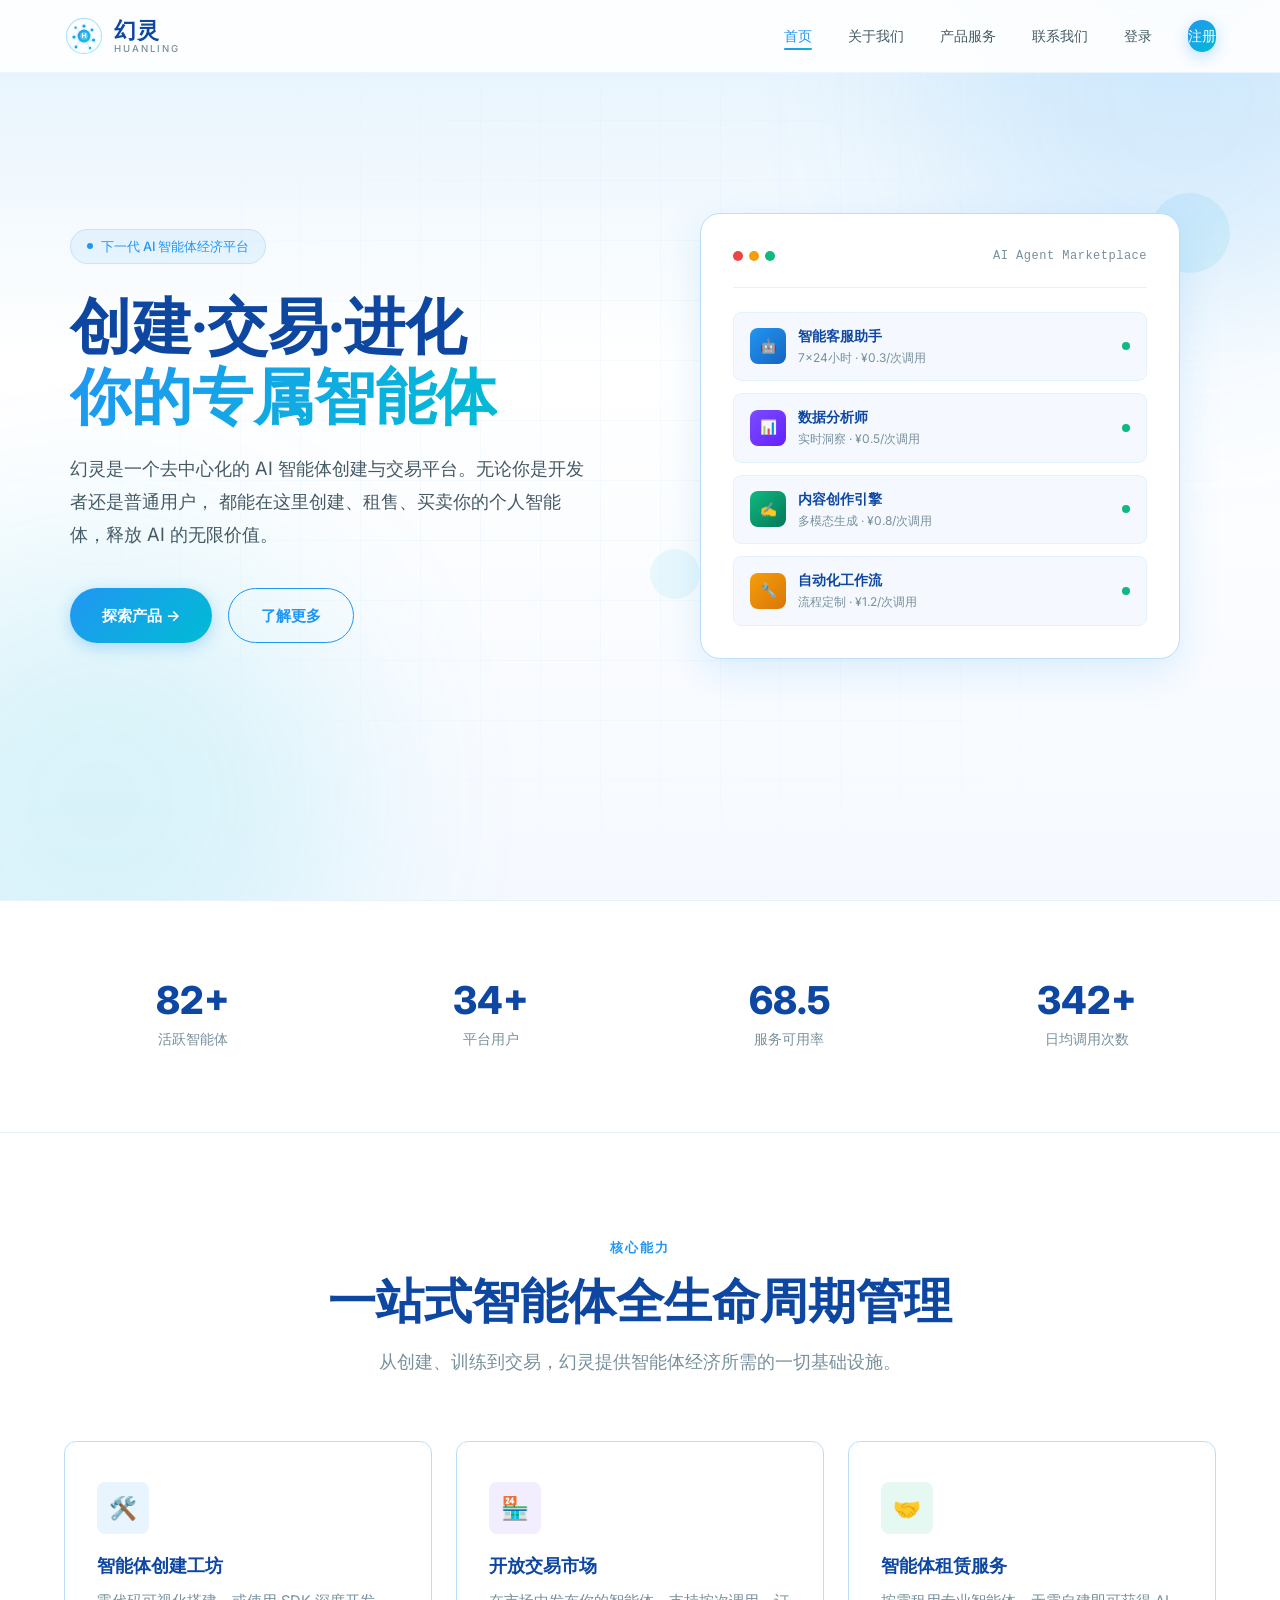
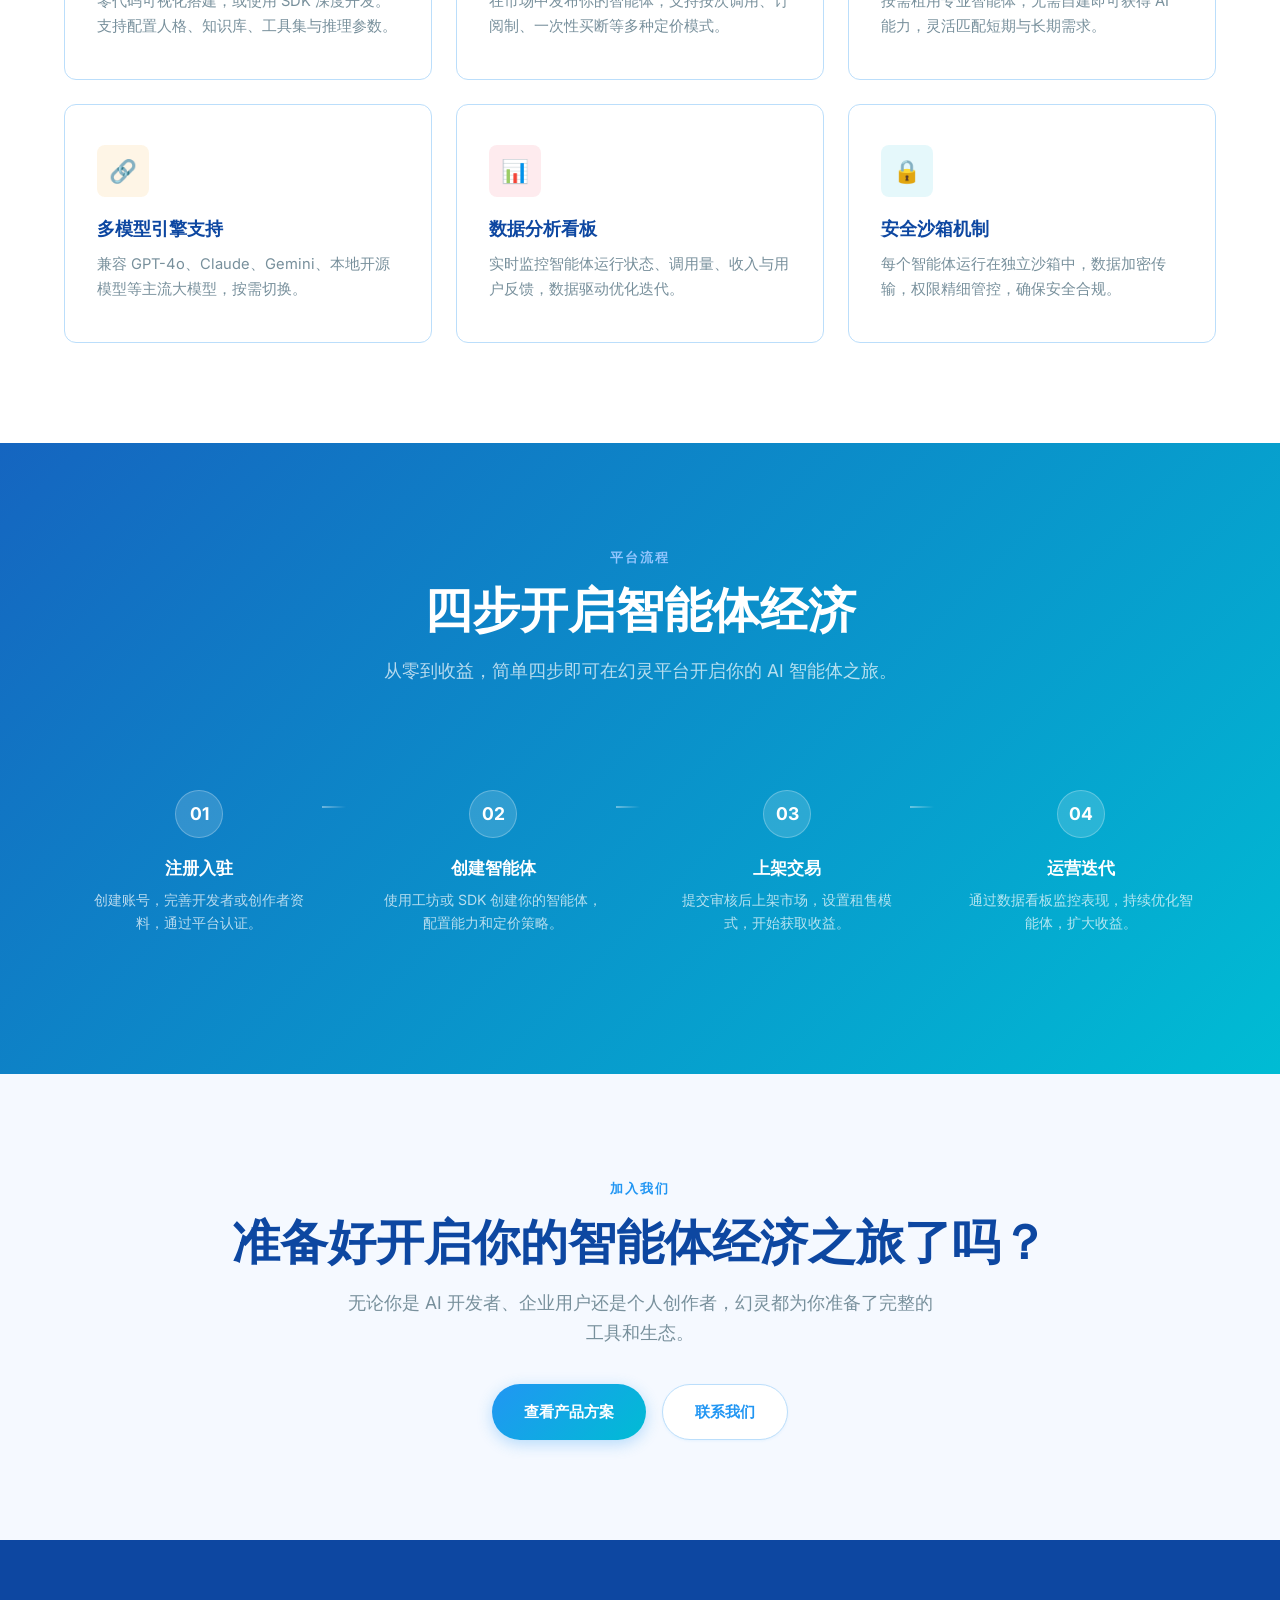
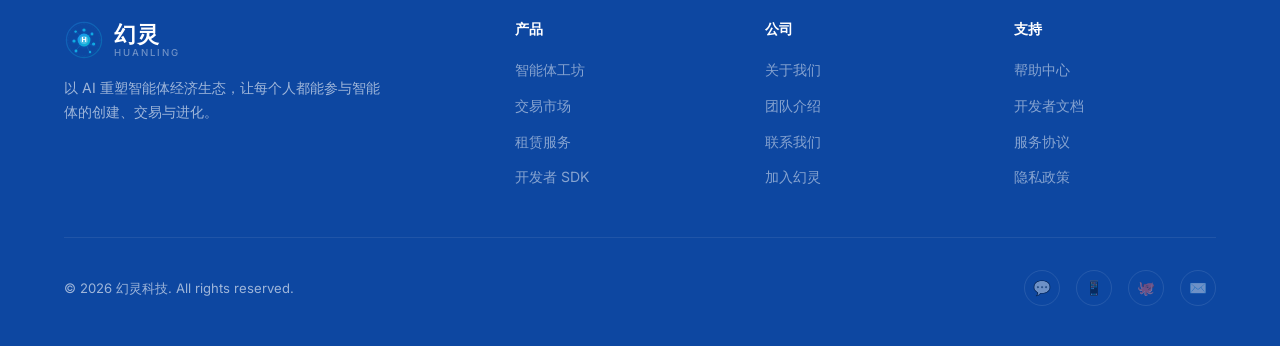
<file: index.html>
<!DOCTYPE html>
<html lang="zh-CN">
<head>
  <meta charset="UTF-8">
  <meta name="viewport" content="width=device-width, initial-scale=1.0">
  <meta name="description" content="幻灵 — AI智能体创建交易平台，让每个人都能创建、租售、买卖自己的智能体。">
  <title>幻灵 · AI智能体创建交易平台</title>
  <link rel="preconnect" href="https://fonts.googleapis.com">
  <link rel="preconnect" href="https://fonts.gstatic.com" crossorigin>
  <link href="https://fonts.googleapis.com/css2?family=Inter:wght@400;500;600;700;800&display=swap" rel="stylesheet">
  <link rel="stylesheet" href="css/style.css">
</head>
<body>

  <!-- ========== HEADER ========== -->
  <header class="header">
    <div class="container">
      <a href="index.html" class="logo">
        <span class="logo-icon"><img src="images/logo.svg" alt="幻灵Logo"></span>
        <span class="logo-text">
          <span class="logo-cn">幻灵</span>
          <span class="logo-en">HuanLing</span>
        </span>
      </a>
      <nav>
        <ul class="nav-links">
          <li><a href="index.html" class="active">首页</a></li>
          <li><a href="about.html">关于我们</a></li>
          <li><a href="services.html">产品服务</a></li>
          <li><a href="contact.html">联系我们</a></li>
          <li id="nav-login-link"><a href="login.html">登录</a></li>
          <li id="nav-register-link"><a href="register.html" class="nav-cta btn btn-primary">注册</a></li>
          <li id="nav-user-link" style="display:none;"><a href="user-center.html">个人中心</a></li>
        </ul>
      </nav>
      <button class="menu-toggle" aria-label="菜单">
        <span></span><span></span><span></span>
      </button>
    </div>
  </header>

  <!-- ========== HERO ========== -->
  <section class="hero">
    <div class="hero-bg-grid"></div>
    <div class="hero-glow hero-glow-1"></div>
    <div class="hero-glow hero-glow-2"></div>

    <div class="container">
      <div class="hero-content">
        <div class="hero-badge">
          <span class="hero-badge-dot"></span>
          下一代 AI 智能体经济平台
        </div>
        <h1>
          创建·交易·进化<br>
          <span class="text-gradient">你的专属智能体</span>
        </h1>
        <p>
          幻灵是一个去中心化的 AI 智能体创建与交易平台。无论你是开发者还是普通用户，
          都能在这里创建、租售、买卖你的个人智能体，释放 AI 的无限价值。
        </p>
        <div class="hero-actions">
          <a href="services.html" class="btn btn-primary">
            探索产品 →
          </a>
          <a href="about.html" class="btn btn-outline">
            了解更多
          </a>
        </div>
      </div>

      <div class="hero-visual">
        <div class="floating-orb floating-orb-1"></div>
        <div class="floating-orb floating-orb-2"></div>
        <div class="hero-card-mockup">
          <div class="hero-card-header">
            <div class="hero-card-dots">
              <span class="hero-card-dot"></span>
              <span class="hero-card-dot"></span>
              <span class="hero-card-dot"></span>
            </div>
            <span class="hero-card-title">AI Agent Marketplace</span>
          </div>
          <div class="hero-card-body">
            <div class="hero-card-row">
              <div class="hero-card-avatar blue">🤖</div>
              <div class="hero-card-info">
                <div class="hero-card-name">智能客服助手</div>
                <div class="hero-card-desc">7x24小时 · ¥0.3/次调用</div>
              </div>
              <span class="hero-card-status"></span>
            </div>
            <div class="hero-card-row">
              <div class="hero-card-avatar purple">📊</div>
              <div class="hero-card-info">
                <div class="hero-card-name">数据分析师</div>
                <div class="hero-card-desc">实时洞察 · ¥0.5/次调用</div>
              </div>
              <span class="hero-card-status"></span>
            </div>
            <div class="hero-card-row">
              <div class="hero-card-avatar green">✍️</div>
              <div class="hero-card-info">
                <div class="hero-card-name">内容创作引擎</div>
                <div class="hero-card-desc">多模态生成 · ¥0.8/次调用</div>
              </div>
              <span class="hero-card-status"></span>
            </div>
            <div class="hero-card-row">
              <div class="hero-card-avatar orange">🔧</div>
              <div class="hero-card-info">
                <div class="hero-card-name">自动化工作流</div>
                <div class="hero-card-desc">流程定制 · ¥1.2/次调用</div>
              </div>
              <span class="hero-card-status"></span>
            </div>
          </div>
        </div>
      </div>
    </div>
  </section>

  <!-- ========== STATS ========== -->
  <section class="hero-stats">
    <div class="container">
      <div class="stat-item">
        <div class="stat-number">120<span class="plus">+</span></div>
        <div class="stat-label">活跃智能体</div>
      </div>
      <div class="stat-item">
        <div class="stat-number">50<span class="plus">K+</span></div>
        <div class="stat-label">平台用户</div>
      </div>
      <div class="stat-item">
        <div class="stat-number">99.9<span class="plus">%</span></div>
        <div class="stat-label">服务可用率</div>
      </div>
      <div class="stat-item">
        <div class="stat-number">500<span class="plus">K+</span></div>
        <div class="stat-label">日均调用次数</div>
      </div>
    </div>
  </section>

  <!-- ========== FEATURES ========== -->
  <section>
    <div class="container">
      <div class="section-header fade-in">
        <span class="section-label">核心能力</span>
        <h2 class="section-title">一站式智能体全生命周期管理</h2>
        <p class="section-subtitle">从创建、训练到交易，幻灵提供智能体经济所需的一切基础设施。</p>
      </div>

      <div class="features-grid">
        <div class="feature-card fade-in">
          <div class="feature-icon blue">🛠️</div>
          <h3>智能体创建工坊</h3>
          <p>零代码可视化搭建，或使用 SDK 深度开发。支持配置人格、知识库、工具集与推理参数。</p>
        </div>
        <div class="feature-card fade-in">
          <div class="feature-icon purple">🏪</div>
          <h3>开放交易市场</h3>
          <p>在市场中发布你的智能体，支持按次调用、订阅制、一次性买断等多种定价模式。</p>
        </div>
        <div class="feature-card fade-in">
          <div class="feature-icon green">🤝</div>
          <h3>智能体租赁服务</h3>
          <p>按需租用专业智能体，无需自建即可获得 AI 能力，灵活匹配短期与长期需求。</p>
        </div>
        <div class="feature-card fade-in">
          <div class="feature-icon orange">🔗</div>
          <h3>多模型引擎支持</h3>
          <p>兼容 GPT-4o、Claude、Gemini、本地开源模型等主流大模型，按需切换。</p>
        </div>
        <div class="feature-card fade-in">
          <div class="feature-icon rose">📊</div>
          <h3>数据分析看板</h3>
          <p>实时监控智能体运行状态、调用量、收入与用户反馈，数据驱动优化迭代。</p>
        </div>
        <div class="feature-card fade-in">
          <div class="feature-icon cyan">🔒</div>
          <h3>安全沙箱机制</h3>
          <p>每个智能体运行在独立沙箱中，数据加密传输，权限精细管控，确保安全合规。</p>
        </div>
      </div>
    </div>
  </section>

  <!-- ========== PLATFORM FLOW ========== -->
  <section class="platform-flow">
    <div class="container">
      <div class="section-header fade-in">
        <span class="section-label" style="color: #93C5FD;">平台流程</span>
        <h2 class="section-title" style="color: #fff;">四步开启智能体经济</h2>
        <p class="section-subtitle">从零到收益，简单四步即可在幻灵平台开启你的 AI 智能体之旅。</p>
      </div>

      <div class="flow-steps">
        <div class="flow-step fade-in">
          <div class="flow-step-number">01</div>
          <h3>注册入驻</h3>
          <p>创建账号，完善开发者或创作者资料，通过平台认证。</p>
        </div>
        <div class="flow-step fade-in">
          <div class="flow-step-number">02</div>
          <h3>创建智能体</h3>
          <p>使用工坊或 SDK 创建你的智能体，配置能力和定价策略。</p>
        </div>
        <div class="flow-step fade-in">
          <div class="flow-step-number">03</div>
          <h3>上架交易</h3>
          <p>提交审核后上架市场，设置租售模式，开始获取收益。</p>
        </div>
        <div class="flow-step fade-in">
          <div class="flow-step-number">04</div>
          <h3>运营迭代</h3>
          <p>通过数据看板监控表现，持续优化智能体，扩大收益。</p>
        </div>
      </div>
    </div>
  </section>

  <!-- ========== CTA BANNER ========== -->
  <section style="background: var(--color-off-white);">
    <div class="container" style="text-align: center;">
      <div class="fade-in">
        <span class="section-label">加入我们</span>
        <h2 class="section-title">准备好开启你的智能体经济之旅了吗？</h2>
        <p class="section-subtitle" style="margin: 0 auto 36px;">
          无论你是 AI 开发者、企业用户还是个人创作者，幻灵都为你准备了完整的工具和生态。
        </p>
        <div style="display: flex; gap: 16px; justify-content: center; flex-wrap: wrap;">
          <a href="services.html" class="btn btn-primary">查看产品方案</a>
          <a href="contact.html" class="btn btn-secondary">联系我们</a>
        </div>
      </div>
    </div>
  </section>

  <!-- ========== FOOTER ========== -->
  <footer class="footer">
    <div class="container">
      <div class="footer-grid">
        <div class="footer-brand">
          <a href="index.html" class="logo">
            <span class="logo-icon"><img src="images/logo.svg" alt="幻灵Logo"></span>
            <span class="logo-text">
              <span class="logo-cn">幻灵</span>
              <span class="logo-en">HuanLing</span>
            </span>
          </a>
          <p>以 AI 重塑智能体经济生态，让每个人都能参与智能体的创建、交易与进化。</p>
        </div>
        <div>
          <h4>产品</h4>
          <div class="footer-links">
            <a href="services.html">智能体工坊</a>
            <a href="services.html">交易市场</a>
            <a href="services.html">租赁服务</a>
            <a href="services.html">开发者 SDK</a>
          </div>
        </div>
        <div>
          <h4>公司</h4>
          <div class="footer-links">
            <a href="about.html">关于我们</a>
            <a href="about.html#team">团队介绍</a>
            <a href="contact.html">联系我们</a>
            <a href="#">加入幻灵</a>
          </div>
        </div>
        <div>
          <h4>支持</h4>
          <div class="footer-links">
            <a href="#">帮助中心</a>
            <a href="#">开发者文档</a>
            <a href="#">服务协议</a>
            <a href="#">隐私政策</a>
          </div>
        </div>
      </div>
      <div class="footer-bottom">
        <span>&copy; 2026 幻灵科技. All rights reserved.</span>
        <div class="footer-social">
          <a href="#" aria-label="微信">💬</a>
          <a href="#" aria-label="微博">📱</a>
          <a href="#" aria-label="GitHub">🐙</a>
          <a href="#" aria-label="邮件">✉️</a>
        </div>
      </div>
    </div>
  </footer>

  <script src="js/main.js"></script>
  <script>
  (function() {
    var token = localStorage.getItem('huanling_token');
    var user = null;
    try { user = JSON.parse(localStorage.getItem('huanling_user')); } catch(e) {}
    if (token && user) {
      var loginLink = document.getElementById('nav-login-link');
      var registerLink = document.getElementById('nav-register-link');
      var userLink = document.getElementById('nav-user-link');
      if (loginLink) loginLink.style.display = 'none';
      if (registerLink) registerLink.style.display = 'none';
      if (userLink) {
        userLink.style.display = '';
        userLink.querySelector('a').textContent = user.username || '个人中心';
      }
    }
  })();
</script>
</body>
</html>
</file>
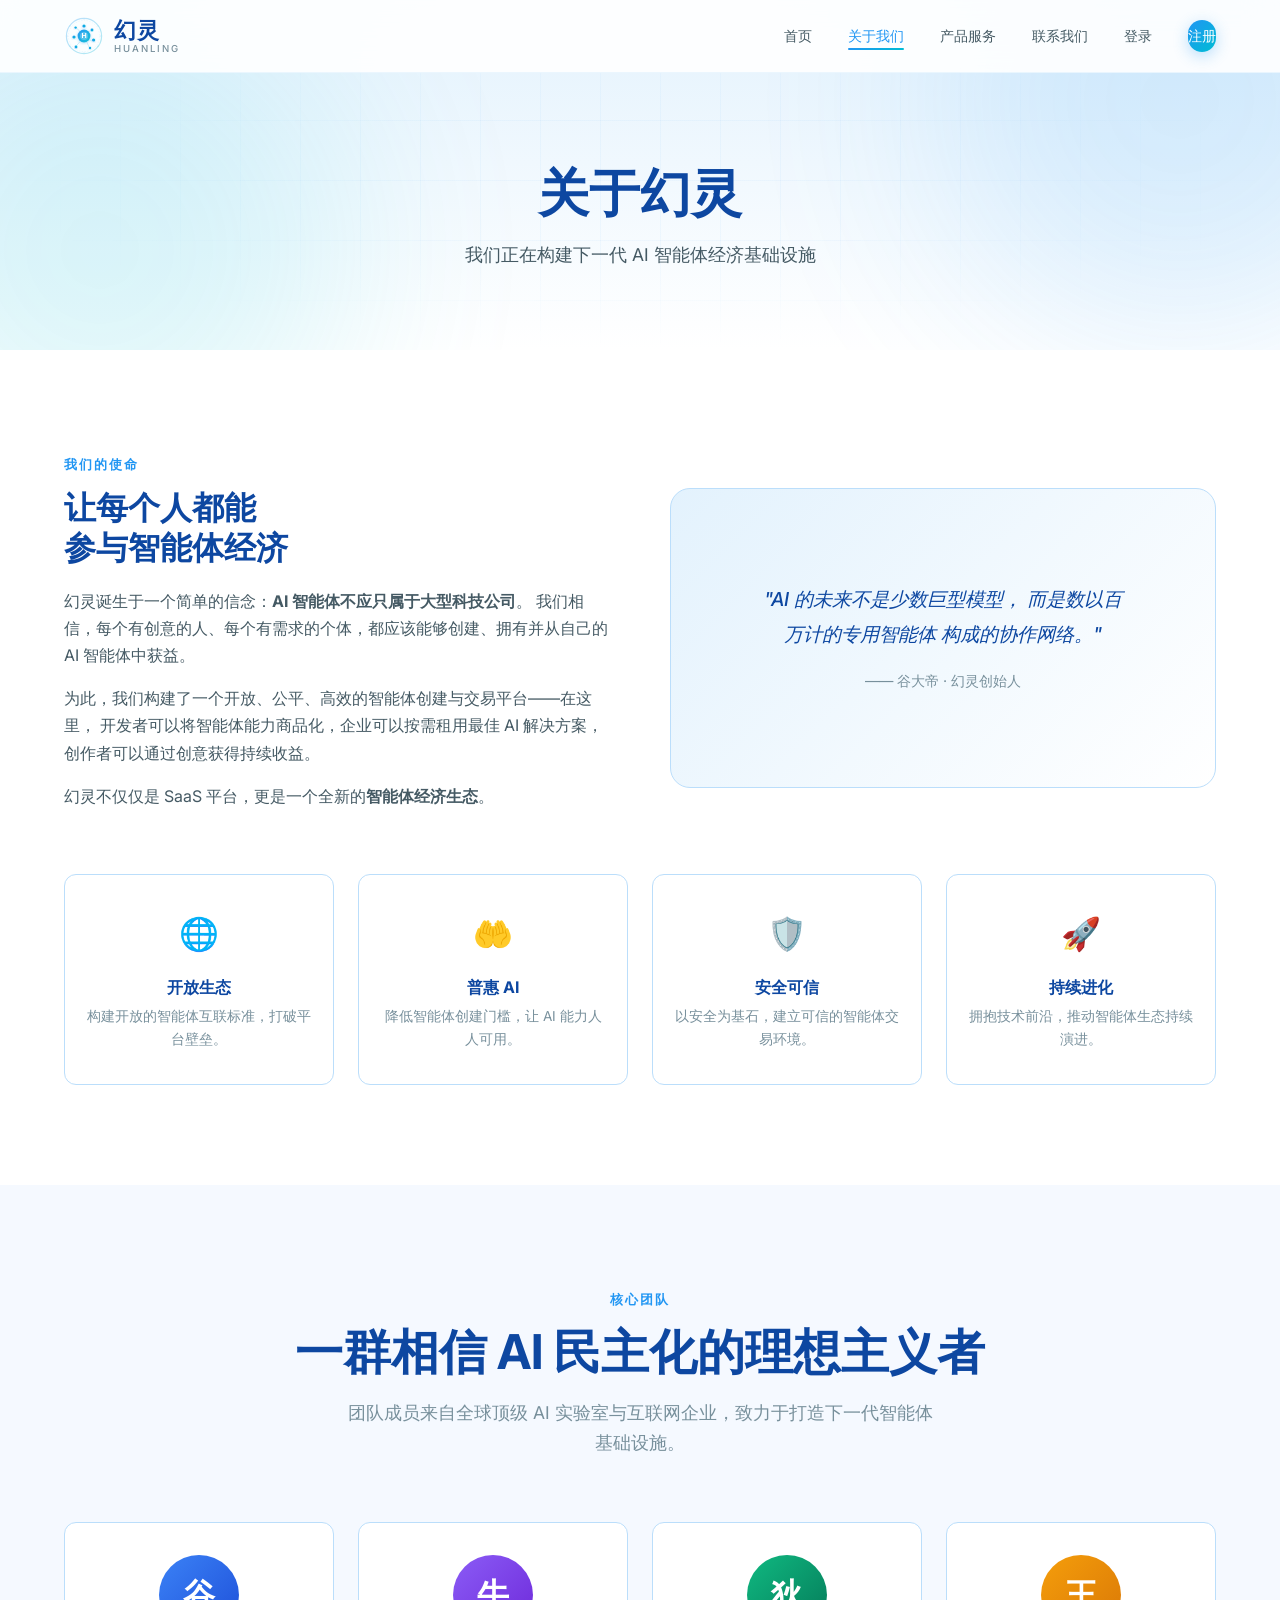
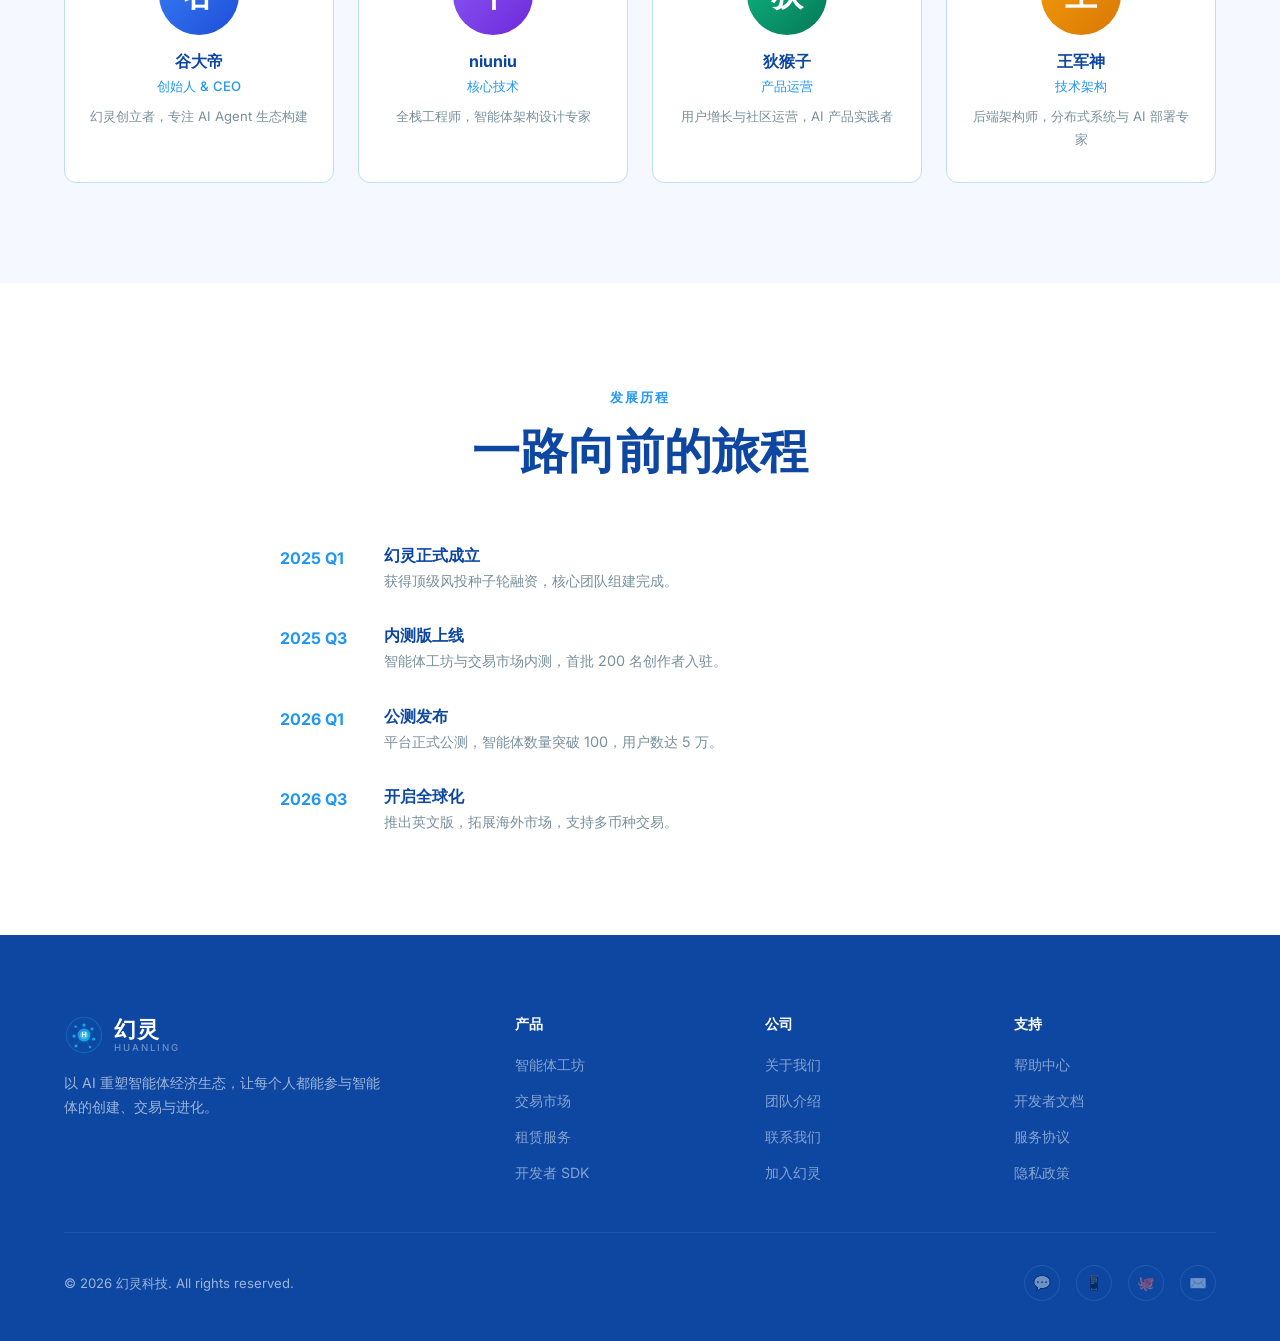
<file: about.html>
<!DOCTYPE html>
<html lang="zh-CN">
<head>
  <meta charset="UTF-8">
  <meta name="viewport" content="width=device-width, initial-scale=1.0">
  <meta name="description" content="关于幻灵 — 了解我们的使命、团队与愿景。">
  <title>关于我们 · 幻灵</title>
  <link rel="preconnect" href="https://fonts.googleapis.com">
  <link rel="preconnect" href="https://fonts.gstatic.com" crossorigin>
  <link href="https://fonts.googleapis.com/css2?family=Inter:wght@400;500;600;700;800&display=swap" rel="stylesheet">
  <link rel="stylesheet" href="css/style.css">
</head>
<body>

  <!-- ========== HEADER ========== -->
  <header class="header">
    <div class="container">
      <a href="index.html" class="logo">
        <span class="logo-icon"><img src="images/logo.svg" alt="幻灵Logo"></span>
        <span class="logo-text">
          <span class="logo-cn">幻灵</span>
          <span class="logo-en">HuanLing</span>
        </span>
      </a>
      <nav>
        <ul class="nav-links">
          <li><a href="index.html">首页</a></li>
          <li><a href="about.html" class="active">关于我们</a></li>
          <li><a href="services.html">产品服务</a></li>
          <li><a href="contact.html">联系我们</a></li>
          <li id="nav-login-link"><a href="login.html">登录</a></li>
          <li id="nav-register-link"><a href="register.html" class="nav-cta btn btn-primary">注册</a></li>
          <li id="nav-user-link" style="display:none;"><a href="user-center.html">个人中心</a></li>
        </ul>
      </nav>
      <button class="menu-toggle" aria-label="菜单">
        <span></span><span></span><span></span>
      </button>
    </div>
  </header>

  <!-- ========== PAGE HERO ========== -->
  <section class="page-hero">
    <div class="hero-bg-grid"></div>
    <div class="hero-glow hero-glow-1"></div>
    <div class="hero-glow hero-glow-2"></div>
    <div class="container" style="position: relative; z-index: 1;">
      <h1>关于幻灵</h1>
      <p>我们正在构建下一代 AI 智能体经济基础设施</p>
    </div>
  </section>

  <!-- ========== MISSION ========== -->
  <section class="mission-section">
    <div class="container">
      <div class="mission-grid">
        <div class="mission-content fade-in">
          <span class="section-label">我们的使命</span>
          <h2>让每个人都能<br>参与智能体经济</h2>
          <p>
            幻灵诞生于一个简单的信念：<strong>AI 智能体不应只属于大型科技公司</strong>。
            我们相信，每个有创意的人、每个有需求的个体，都应该能够创建、拥有并从自己的 AI 智能体中获益。
          </p>
          <p>
            为此，我们构建了一个开放、公平、高效的智能体创建与交易平台——在这里，
            开发者可以将智能体能力商品化，企业可以按需租用最佳 AI 解决方案，
            创作者可以通过创意获得持续收益。
          </p>
          <p>
            幻灵不仅仅是 SaaS 平台，更是一个全新的<strong>智能体经济生态</strong>。
          </p>
        </div>
        <div class="mission-visual fade-in">
          <div class="mission-quote">
            "AI 的未来不是少数巨型模型，
            而是数以百万计的专用智能体
            构成的协作网络。"
            <cite>—— 谷大帝 · 幻灵创始人</cite>
          </div>
        </div>
      </div>

      <div class="values-grid">
        <div class="value-card fade-in">
          <div class="value-icon">🌐</div>
          <h4>开放生态</h4>
          <p>构建开放的智能体互联标准，打破平台壁垒。</p>
        </div>
        <div class="value-card fade-in">
          <div class="value-icon">🤲</div>
          <h4>普惠 AI</h4>
          <p>降低智能体创建门槛，让 AI 能力人人可用。</p>
        </div>
        <div class="value-card fade-in">
          <div class="value-icon">🛡️</div>
          <h4>安全可信</h4>
          <p>以安全为基石，建立可信的智能体交易环境。</p>
        </div>
        <div class="value-card fade-in">
          <div class="value-icon">🚀</div>
          <h4>持续进化</h4>
          <p>拥抱技术前沿，推动智能体生态持续演进。</p>
        </div>
      </div>
    </div>
  </section>

  <!-- ========== TEAM ========== -->
  <section class="team-section" id="team">
    <div class="container">
      <div class="section-header fade-in">
        <span class="section-label">核心团队</span>
        <h2 class="section-title">一群相信 AI 民主化的理想主义者</h2>
        <p class="section-subtitle">团队成员来自全球顶级 AI 实验室与互联网企业，致力于打造下一代智能体基础设施。</p>
      </div>
      <div class="team-grid">
        <div class="team-card fade-in">
          <div class="team-avatar" style="background: linear-gradient(135deg, #3B82F6, #1D4ED8);">谷</div>
          <h4>谷大帝</h4>
          <div class="team-role">创始人 & CEO</div>
          <div class="team-desc">幻灵创立者，专注 AI Agent 生态构建</div>
        </div>
        <div class="team-card fade-in">
          <div class="team-avatar" style="background: linear-gradient(135deg, #8B5CF6, #6D28D9);">牛</div>
          <h4>niuniu</h4>
          <div class="team-role">核心技术</div>
          <div class="team-desc">全栈工程师，智能体架构设计专家</div>
        </div>
        <div class="team-card fade-in">
          <div class="team-avatar" style="background: linear-gradient(135deg, #10B981, #047857);">狄</div>
          <h4>狄猴子</h4>
          <div class="team-role">产品运营</div>
          <div class="team-desc">用户增长与社区运营，AI 产品实践者</div>
        </div>
        <div class="team-card fade-in">
          <div class="team-avatar" style="background: linear-gradient(135deg, #F59E0B, #D97706);">王</div>
          <h4>王军神</h4>
          <div class="team-role">技术架构</div>
          <div class="team-desc">后端架构师，分布式系统与 AI 部署专家</div>
        </div>
      </div>
    </div>
  </section>

  <!-- ========== TIMELINE ========== -->
  <section>
    <div class="container">
      <div class="section-header fade-in">
        <span class="section-label">发展历程</span>
        <h2 class="section-title">一路向前的旅程</h2>
      </div>
      <div style="max-width: 720px; margin: 0 auto;">
        <div style="display: flex; flex-direction: column; gap: 32px;">
          <div class="fade-in" style="display: flex; gap: 24px; align-items: flex-start;">
            <div style="flex-shrink: 0; width: 80px; font-weight: 700; color: var(--color-accent-1);">2025 Q1</div>
            <div>
              <h4 style="margin-bottom: 4px;">幻灵正式成立</h4>
              <p style="font-size: 0.9rem; color: var(--color-mid-gray);">获得顶级风投种子轮融资，核心团队组建完成。</p>
            </div>
          </div>
          <div class="fade-in" style="display: flex; gap: 24px; align-items: flex-start;">
            <div style="flex-shrink: 0; width: 80px; font-weight: 700; color: var(--color-accent-1);">2025 Q3</div>
            <div>
              <h4 style="margin-bottom: 4px;">内测版上线</h4>
              <p style="font-size: 0.9rem; color: var(--color-mid-gray);">智能体工坊与交易市场内测，首批 200 名创作者入驻。</p>
            </div>
          </div>
          <div class="fade-in" style="display: flex; gap: 24px; align-items: flex-start;">
            <div style="flex-shrink: 0; width: 80px; font-weight: 700; color: var(--color-accent-1);">2026 Q1</div>
            <div>
              <h4 style="margin-bottom: 4px;">公测发布</h4>
              <p style="font-size: 0.9rem; color: var(--color-mid-gray);">平台正式公测，智能体数量突破 100，用户数达 5 万。</p>
            </div>
          </div>
          <div class="fade-in" style="display: flex; gap: 24px; align-items: flex-start;">
            <div style="flex-shrink: 0; width: 80px; font-weight: 700; color: var(--color-accent-1);">2026 Q3</div>
            <div>
              <h4 style="margin-bottom: 4px;">开启全球化</h4>
              <p style="font-size: 0.9rem; color: var(--color-mid-gray);">推出英文版，拓展海外市场，支持多币种交易。</p>
            </div>
          </div>
        </div>
      </div>
    </div>
  </section>

  <!-- ========== FOOTER ========== -->
  <footer class="footer">
    <div class="container">
      <div class="footer-grid">
        <div class="footer-brand">
          <a href="index.html" class="logo">
            <span class="logo-icon"><img src="images/logo.svg" alt="幻灵Logo"></span>
            <span class="logo-text">
              <span class="logo-cn">幻灵</span>
              <span class="logo-en">HuanLing</span>
            </span>
          </a>
          <p>以 AI 重塑智能体经济生态，让每个人都能参与智能体的创建、交易与进化。</p>
        </div>
        <div>
          <h4>产品</h4>
          <div class="footer-links">
            <a href="services.html">智能体工坊</a>
            <a href="services.html">交易市场</a>
            <a href="services.html">租赁服务</a>
            <a href="services.html">开发者 SDK</a>
          </div>
        </div>
        <div>
          <h4>公司</h4>
          <div class="footer-links">
            <a href="about.html">关于我们</a>
            <a href="about.html#team">团队介绍</a>
            <a href="contact.html">联系我们</a>
            <a href="#">加入幻灵</a>
          </div>
        </div>
        <div>
          <h4>支持</h4>
          <div class="footer-links">
            <a href="#">帮助中心</a>
            <a href="#">开发者文档</a>
            <a href="#">服务协议</a>
            <a href="#">隐私政策</a>
          </div>
        </div>
      </div>
      <div class="footer-bottom">
        <span>&copy; 2026 幻灵科技. All rights reserved.</span>
        <div class="footer-social">
          <a href="#" aria-label="微信">💬</a>
          <a href="#" aria-label="微博">📱</a>
          <a href="#" aria-label="GitHub">🐙</a>
          <a href="#" aria-label="邮件">✉️</a>
        </div>
      </div>
    </div>
  </footer>

  <script src="js/main.js"></script>
  <script>
  (function() {
    var token = localStorage.getItem('huanling_token');
    var user = null;
    try { user = JSON.parse(localStorage.getItem('huanling_user')); } catch(e) {}
    if (token && user) {
      var loginLink = document.getElementById('nav-login-link');
      var registerLink = document.getElementById('nav-register-link');
      var userLink = document.getElementById('nav-user-link');
      if (loginLink) loginLink.style.display = 'none';
      if (registerLink) registerLink.style.display = 'none';
      if (userLink) {
        userLink.style.display = '';
        userLink.querySelector('a').textContent = user.username || '个人中心';
      }
    }
  })();
</script>
</body>
</html>
</file>
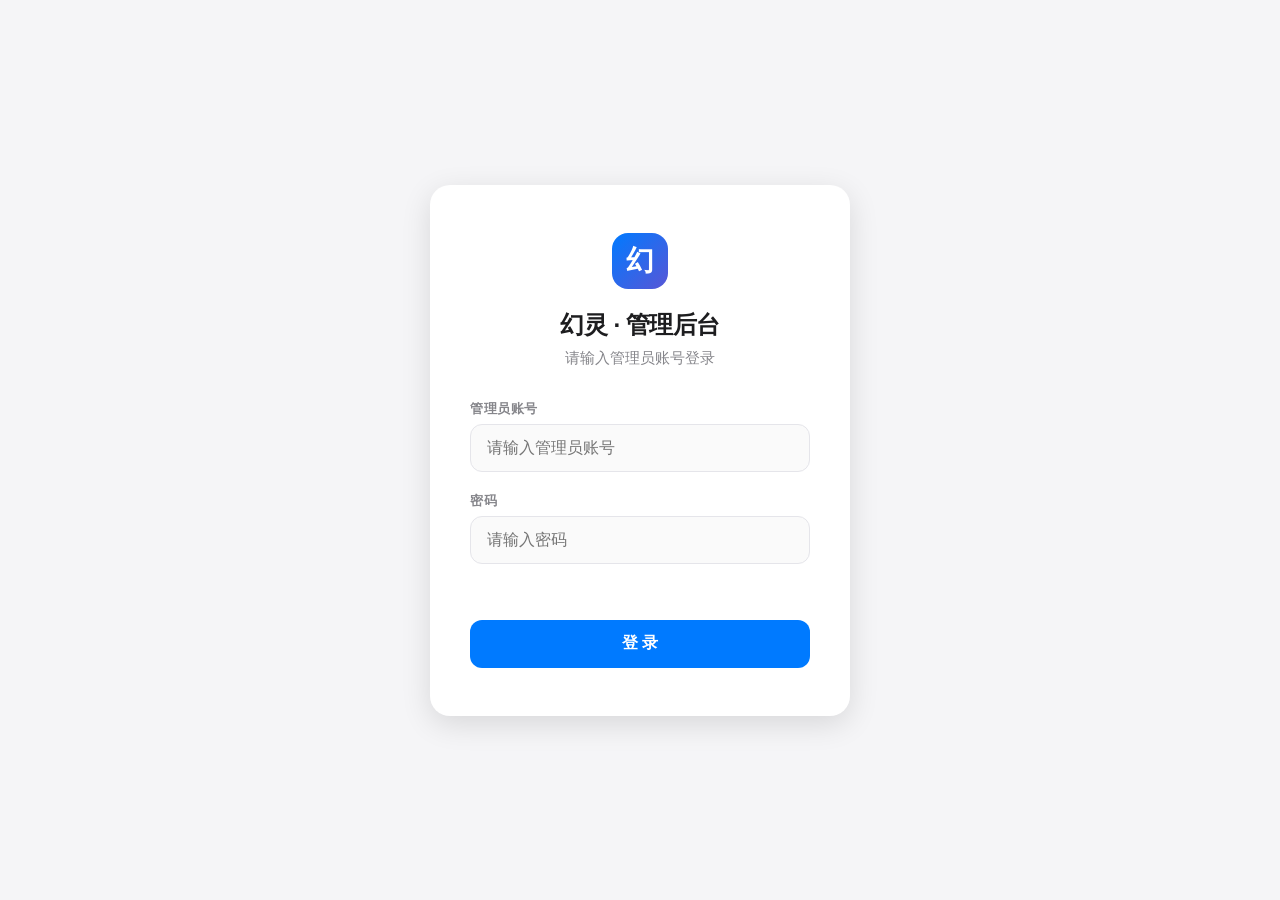
<file: admin.html>
<!DOCTYPE html>
<html lang="zh-CN">
<head>
  <meta charset="UTF-8">
  <meta name="viewport" content="width=device-width, initial-scale=1.0">
  <title>幻灵 · 管理后台</title>
  <style>
    * {
      margin: 0;
      padding: 0;
      box-sizing: border-box;
    }

    :root {
      --bg: #F5F5F7;
      --card: #FFFFFF;
      --text: #1D1D1F;
      --text-secondary: #86868B;
      --blue: #007AFF;
      --blue-hover: #0066D6;
      --red: #FF3B30;
      --red-hover: #D63029;
      --green: #34C759;
      --orange: #FF9500;
      --purple: #AF52DE;
      --border: #E5E5EA;
      --shadow-sm: 0 1px 3px rgba(0,0,0,0.08);
      --shadow-md: 0 4px 12px rgba(0,0,0,0.08);
      --shadow-lg: 0 8px 30px rgba(0,0,0,0.12);
      --radius: 12px;
      --radius-lg: 20px;
      --transition: all 0.3s cubic-bezier(0.25, 0.1, 0.25, 1);
    }

    body {
      font-family: -apple-system, BlinkMacSystemFont, "SF Pro Display", "Segoe UI", Roboto, sans-serif;
      background: var(--bg);
      color: var(--text);
      min-height: 100vh;
      -webkit-font-smoothing: antialiased;
      -moz-osx-font-smoothing: grayscale;
    }

    /* ========== LOGIN VIEW ========== */
    .login-container {
      min-height: 100vh;
      display: flex;
      align-items: center;
      justify-content: center;
      padding: 24px;
    }

    .login-card {
      background: var(--card);
      border-radius: var(--radius-lg);
      box-shadow: var(--shadow-lg);
      padding: 48px 40px;
      width: 100%;
      max-width: 420px;
      text-align: center;
    }

    .login-logo {
      width: 56px;
      height: 56px;
      background: linear-gradient(135deg, var(--blue), #5856D6);
      border-radius: 16px;
      margin: 0 auto 20px;
      display: flex;
      align-items: center;
      justify-content: center;
      color: #fff;
      font-size: 28px;
      font-weight: 700;
    }

    .login-title {
      font-size: 24px;
      font-weight: 700;
      color: var(--text);
      margin-bottom: 8px;
      letter-spacing: -0.5px;
    }

    .login-subtitle {
      font-size: 15px;
      color: var(--text-secondary);
      margin-bottom: 32px;
    }

    .form-group {
      margin-bottom: 20px;
      text-align: left;
    }

    .form-label {
      display: block;
      font-size: 13px;
      font-weight: 600;
      color: var(--text-secondary);
      margin-bottom: 6px;
      text-transform: uppercase;
      letter-spacing: 0.5px;
    }

    .form-input {
      width: 100%;
      height: 48px;
      padding: 0 16px;
      border: 1.5px solid var(--border);
      border-radius: var(--radius);
      font-size: 16px;
      font-family: inherit;
      color: var(--text);
      background: #FAFAFA;
      transition: var(--transition);
      outline: none;
    }

    .form-input:focus {
      border-color: var(--blue);
      background: #fff;
      box-shadow: 0 0 0 3px rgba(0,122,255,0.1);
    }

    .login-error {
      color: var(--red);
      font-size: 13px;
      margin-bottom: 16px;
      min-height: 20px;
      text-align: left;
    }

    .btn {
      display: inline-flex;
      align-items: center;
      justify-content: center;
      height: 48px;
      padding: 0 24px;
      border: none;
      border-radius: var(--radius);
      font-size: 16px;
      font-weight: 600;
      font-family: inherit;
      cursor: pointer;
      transition: var(--transition);
      text-decoration: none;
      gap: 8px;
    }

    .btn-primary {
      background: var(--blue);
      color: #fff;
      width: 100%;
    }

    .btn-primary:hover {
      background: var(--blue-hover);
      transform: translateY(-1px);
      box-shadow: 0 4px 12px rgba(0,122,255,0.3);
    }

    .btn-primary:active {
      transform: translateY(0);
    }

    .btn-danger {
      background: var(--red);
      color: #fff;
    }

    .btn-danger:hover {
      background: var(--red-hover);
    }

    .btn-ghost {
      background: transparent;
      color: var(--blue);
    }

    .btn-ghost:hover {
      background: rgba(0,122,255,0.06);
    }

    .btn-sm {
      height: 34px;
      padding: 0 14px;
      font-size: 13px;
    }

    /* ========== DASHBOARD ========== */
    .dashboard {
      display: none;
      min-height: 100vh;
    }

    .dashboard.active {
      display: flex;
    }

    /* Sidebar */
    .sidebar {
      width: 240px;
      background: var(--card);
      border-right: 1px solid var(--border);
      display: flex;
      flex-direction: column;
      position: fixed;
      top: 0;
      left: 0;
      bottom: 0;
      z-index: 100;
    }

    .sidebar-header {
      padding: 24px 20px;
      border-bottom: 1px solid var(--border);
    }

    .sidebar-logo {
      font-size: 18px;
      font-weight: 700;
      color: var(--text);
      letter-spacing: -0.3px;
    }

    .sidebar-logo span {
      color: var(--blue);
    }

    .sidebar-nav {
      flex: 1;
      padding: 12px 8px;
    }

    .nav-item {
      display: flex;
      align-items: center;
      gap: 12px;
      padding: 12px 16px;
      border-radius: 10px;
      cursor: pointer;
      font-size: 15px;
      font-weight: 500;
      color: var(--text-secondary);
      transition: var(--transition);
      margin-bottom: 2px;
    }

    .nav-item:hover {
      background: rgba(0,122,255,0.06);
      color: var(--text);
    }

    .nav-item.active {
      background: rgba(0,122,255,0.1);
      color: var(--blue);
      font-weight: 600;
    }

    .nav-icon {
      width: 20px;
      height: 20px;
      display: flex;
      align-items: center;
      justify-content: center;
    }

    /* Main */
    .main {
      flex: 1;
      margin-left: 240px;
      display: flex;
      flex-direction: column;
    }

    .topbar {
      background: var(--card);
      border-bottom: 1px solid var(--border);
      padding: 0 32px;
      height: 64px;
      display: flex;
      align-items: center;
      justify-content: space-between;
      position: sticky;
      top: 0;
      z-index: 50;
    }

    .topbar-title {
      font-size: 18px;
      font-weight: 700;
      letter-spacing: -0.3px;
    }

    .topbar-right {
      display: flex;
      align-items: center;
      gap: 16px;
    }

    .topbar-user {
      font-size: 14px;
      color: var(--text-secondary);
    }

    .topbar-user strong {
      color: var(--text);
    }

    .btn-logout {
      height: 34px;
      padding: 0 14px;
      font-size: 13px;
      border: 1px solid var(--border);
      border-radius: 8px;
      background: #fff;
      color: var(--red);
      cursor: pointer;
      font-family: inherit;
      font-weight: 500;
      transition: var(--transition);
    }

    .btn-logout:hover {
      background: var(--red);
      color: #fff;
      border-color: var(--red);
    }

    .content {
      padding: 32px;
      flex: 1;
    }

    /* Stats Cards */
    .stats-grid {
      display: grid;
      grid-template-columns: repeat(4, 1fr);
      gap: 20px;
      margin-bottom: 32px;
    }

    .stat-card {
      background: var(--card);
      border-radius: var(--radius-lg);
      padding: 24px;
      box-shadow: var(--shadow-sm);
      transition: var(--transition);
      position: relative;
      overflow: hidden;
    }

    .stat-card:hover {
      transform: translateY(-2px);
      box-shadow: var(--shadow-md);
    }

    .stat-card::before {
      content: '';
      position: absolute;
      top: 0;
      left: 0;
      right: 0;
      height: 4px;
    }

    .stat-card.card-blue::before { background: linear-gradient(90deg, var(--blue), #5856D6); }
    .stat-card.card-green::before { background: linear-gradient(90deg, var(--green), #30D158); }
    .stat-card.card-orange::before { background: linear-gradient(90deg, var(--orange), #FF6B35); }
    .stat-card.card-purple::before { background: linear-gradient(90deg, var(--purple), #7B61FF); }

    .stat-icon {
      width: 44px;
      height: 44px;
      border-radius: 12px;
      display: flex;
      align-items: center;
      justify-content: center;
      font-size: 22px;
      margin-bottom: 14px;
    }

    .stat-card.card-blue .stat-icon { background: rgba(0,122,255,0.1); color: var(--blue); }
    .stat-card.card-green .stat-icon { background: rgba(52,199,89,0.1); color: var(--green); }
    .stat-card.card-orange .stat-icon { background: rgba(255,149,0,0.1); color: var(--orange); }
    .stat-card.card-purple .stat-icon { background: rgba(175,82,222,0.1); color: var(--purple); }

    .stat-value {
      font-size: 32px;
      font-weight: 700;
      color: var(--text);
      letter-spacing: -1px;
      line-height: 1;
      margin-bottom: 6px;
    }

    .stat-label {
      font-size: 13px;
      color: var(--text-secondary);
      font-weight: 500;
    }

    /* Table Section */
    .table-section {
      background: var(--card);
      border-radius: var(--radius-lg);
      box-shadow: var(--shadow-sm);
      overflow: hidden;
    }

    .table-header {
      padding: 20px 24px;
      border-bottom: 1px solid var(--border);
      display: flex;
      align-items: center;
      justify-content: space-between;
    }

    .table-title {
      font-size: 17px;
      font-weight: 700;
    }

    .table-count {
      font-size: 13px;
      color: var(--text-secondary);
    }

    table {
      width: 100%;
      border-collapse: collapse;
    }

    th {
      text-align: left;
      padding: 14px 24px;
      font-size: 12px;
      font-weight: 600;
      color: var(--text-secondary);
      text-transform: uppercase;
      letter-spacing: 0.5px;
      background: #FAFAFA;
      border-bottom: 1px solid var(--border);
    }

    td {
      padding: 16px 24px;
      font-size: 14px;
      border-bottom: 1px solid #F0F0F5;
      color: var(--text);
    }

    tr:last-child td {
      border-bottom: none;
    }

    tr:hover td {
      background: rgba(0,122,255,0.02);
    }

    .user-email {
      color: var(--text-secondary);
      font-size: 13px;
    }

    .role-badge {
      display: inline-block;
      padding: 2px 10px;
      border-radius: 20px;
      font-size: 12px;
      font-weight: 600;
    }

    .role-admin {
      background: rgba(0,122,255,0.1);
      color: var(--blue);
    }

    .role-user {
      background: #F0F0F5;
      color: var(--text-secondary);
    }

    .actions {
      display: flex;
      gap: 8px;
    }

    /* Pagination */
    .pagination {
      display: flex;
      align-items: center;
      justify-content: center;
      gap: 4px;
      padding: 20px;
      border-top: 1px solid var(--border);
    }

    .page-btn {
      width: 36px;
      height: 36px;
      border-radius: 8px;
      border: 1px solid var(--border);
      background: #fff;
      font-size: 14px;
      font-family: inherit;
      cursor: pointer;
      color: var(--text);
      transition: var(--transition);
      display: flex;
      align-items: center;
      justify-content: center;
    }

    .page-btn:hover:not(:disabled):not(.active) {
      border-color: var(--blue);
      color: var(--blue);
    }

    .page-btn.active {
      background: var(--blue);
      color: #fff;
      border-color: var(--blue);
    }

    .page-btn:disabled {
      opacity: 0.4;
      cursor: default;
    }

    .page-info {
      font-size: 13px;
      color: var(--text-secondary);
      margin: 0 12px;
    }

    /* Modal */
    .modal-overlay {
      display: none;
      position: fixed;
      top: 0;
      left: 0;
      right: 0;
      bottom: 0;
      background: rgba(0,0,0,0.4);
      backdrop-filter: blur(4px);
      -webkit-backdrop-filter: blur(4px);
      z-index: 1000;
      align-items: center;
      justify-content: center;
    }

    .modal-overlay.active {
      display: flex;
    }

    .modal {
      background: var(--card);
      border-radius: var(--radius-lg);
      padding: 32px;
      max-width: 400px;
      width: 90%;
      box-shadow: var(--shadow-lg);
      text-align: center;
    }

    .modal-icon {
      width: 56px;
      height: 56px;
      border-radius: 50%;
      background: rgba(255,59,48,0.1);
      color: var(--red);
      display: flex;
      align-items: center;
      justify-content: center;
      font-size: 28px;
      margin: 0 auto 16px;
    }

    .modal-title {
      font-size: 17px;
      font-weight: 700;
      margin-bottom: 8px;
    }

    .modal-text {
      font-size: 14px;
      color: var(--text-secondary);
      margin-bottom: 24px;
    }

    .modal-actions {
      display: flex;
      gap: 12px;
      justify-content: center;
    }

    .btn-cancel {
      background: #F0F0F5;
      color: var(--text);
      border: none;
      height: 40px;
      padding: 0 24px;
      border-radius: 10px;
      font-size: 15px;
      font-weight: 500;
      font-family: inherit;
      cursor: pointer;
      transition: var(--transition);
    }

    .btn-cancel:hover {
      background: #E5E5EA;
    }

    .loading {
      text-align: center;
      padding: 40px;
      color: var(--text-secondary);
      font-size: 14px;
    }

    .empty-state {
      text-align: center;
      padding: 48px 24px;
      color: var(--text-secondary);
    }

    .empty-state svg {
      margin-bottom: 16px;
      opacity: 0.3;
    }

    .detail-modal .modal {
      max-width: 500px;
      text-align: left;
    }

    .detail-row {
      display: flex;
      justify-content: space-between;
      padding: 12px 0;
      border-bottom: 1px solid #F0F0F5;
      font-size: 14px;
    }

    .detail-row:last-child {
      border-bottom: none;
    }

    .detail-label {
      color: var(--text-secondary);
      font-weight: 500;
    }

    .detail-value {
      color: var(--text);
      font-weight: 500;
    }

    @media (max-width: 1024px) {
      .stats-grid {
        grid-template-columns: repeat(2, 1fr);
      }
      .sidebar {
        width: 72px;
      }
      .sidebar-logo,
      .nav-item span {
        display: none;
      }
      .nav-item {
        justify-content: center;
        padding: 12px;
      }
      .main {
        margin-left: 72px;
      }
    }

    @media (max-width: 640px) {
      .stats-grid {
        grid-template-columns: 1fr;
      }
      .content {
        padding: 16px;
      }
      th, td {
        padding: 12px 12px;
        font-size: 13px;
      }
    }
  </style>
</head>
<body>

  <!-- ==================== LOGIN VIEW ==================== -->
  <div id="loginView" class="login-container">
    <div class="login-card">
      <div class="login-logo">幻</div>
      <h1 class="login-title">幻灵 · 管理后台</h1>
      <p class="login-subtitle">请输入管理员账号登录</p>

      <div class="form-group">
        <label class="form-label">管理员账号</label>
        <input type="text" id="loginUsername" class="form-input" placeholder="请输入管理员账号" autocomplete="username">
      </div>

      <div class="form-group">
        <label class="form-label">密码</label>
        <input type="password" id="loginPassword" class="form-input" placeholder="请输入密码" autocomplete="current-password">
      </div>

      <div id="loginError" class="login-error"></div>

      <button id="loginBtn" class="btn btn-primary" onclick="handleLogin()">登 录</button>
    </div>
  </div>

  <!-- ==================== DASHBOARD VIEW ==================== -->
  <div id="dashboardView" class="dashboard">
    <!-- Sidebar -->
    <aside class="sidebar">
      <div class="sidebar-header">
        <div class="sidebar-logo">幻灵<span> · 管理后台</span></div>
      </div>
      <nav class="sidebar-nav">
        <div class="nav-item active" data-nav="dashboard" onclick="switchNav('dashboard')">
          <span class="nav-icon">
            <svg width="20" height="20" viewBox="0 0 24 24" fill="none" stroke="currentColor" stroke-width="2" stroke-linecap="round" stroke-linejoin="round"><rect x="3" y="3" width="7" height="7"/><rect x="14" y="3" width="7" height="7"/><rect x="3" y="14" width="7" height="7"/><rect x="14" y="14" width="7" height="7"/></svg>
          </span>
          <span>仪表盘</span>
        </div>
        <div class="nav-item" data-nav="users" onclick="switchNav('users')">
          <span class="nav-icon">
            <svg width="20" height="20" viewBox="0 0 24 24" fill="none" stroke="currentColor" stroke-width="2" stroke-linecap="round" stroke-linejoin="round"><path d="M17 21v-2a4 4 0 0 0-4-4H5a4 4 0 0 0-4 4v2"/><circle cx="9" cy="7" r="4"/><path d="M23 21v-2a4 4 0 0 0-3-3.87"/><path d="M16 3.13a4 4 0 0 1 0 7.75"/></svg>
          </span>
          <span>用户管理</span>
        </div>
        <div class="nav-item" data-nav="payments" onclick="switchNav('payments')">
          <span class="nav-icon">
            <svg width="20" height="20" viewBox="0 0 24 24" fill="none" stroke="currentColor" stroke-width="2" stroke-linecap="round" stroke-linejoin="round"><line x1="12" y1="1" x2="12" y2="23"/><path d="M17 5H9.5a3.5 3.5 0 0 0 0 7h5a3.5 3.5 0 0 1 0 7H6"/></svg>
          </span>
          <span>支付记录</span>
        </div>
        <div class="nav-item" data-nav="settings" onclick="switchNav('settings')">
          <span class="nav-icon">
            <svg width="20" height="20" viewBox="0 0 24 24" fill="none" stroke="currentColor" stroke-width="2" stroke-linecap="round" stroke-linejoin="round"><circle cx="12" cy="12" r="3"/><path d="M19.4 15a1.65 1.65 0 0 0 .33 1.82l.06.06a2 2 0 0 1-2.83 2.83l-.06-.06a1.65 1.65 0 0 0-1.82-.33 1.65 1.65 0 0 0-1 1.51V21a2 2 0 0 1-4 0v-.09A1.65 1.65 0 0 0 9 19.4a1.65 1.65 0 0 0-1.82.33l-.06.06a2 2 0 0 1-2.83-2.83l.06-.06A1.65 1.65 0 0 0 4.68 15a1.65 1.65 0 0 0-1.51-1H3a2 2 0 0 1 0-4h.09A1.65 1.65 0 0 0 4.6 9a1.65 1.65 0 0 0-.33-1.82l-.06-.06a2 2 0 0 1 2.83-2.83l.06.06A1.65 1.65 0 0 0 9 4.68a1.65 1.65 0 0 0 1-1.51V3a2 2 0 0 1 4 0v.09a1.65 1.65 0 0 0 1 1.51 1.65 1.65 0 0 0 1.82-.33l.06-.06a2 2 0 0 1 2.83 2.83l-.06.06A1.65 1.65 0 0 0 19.4 9a1.65 1.65 0 0 0 1.51 1H21a2 2 0 0 1 0 4h-.09a1.65 1.65 0 0 0-1.51 1z"/></svg>
          </span>
          <span>系统设置</span>
        </div>
      </nav>
    </aside>

    <!-- Main Content -->
    <div class="main">
      <header class="topbar">
        <div class="topbar-title" id="topbarTitle">仪表盘</div>
        <div class="topbar-right">
          <span class="topbar-user">管理员：<strong id="adminName">--</strong></span>
          <button class="btn-logout" onclick="handleLogout()">退出登录</button>
        </div>
      </header>

      <div class="content">
        <!-- Dashboard Page -->
        <div id="page-dashboard">
          <div class="stats-grid">
            <div class="stat-card card-blue">
              <div class="stat-icon">
                <svg width="22" height="22" viewBox="0 0 24 24" fill="none" stroke="currentColor" stroke-width="2" stroke-linecap="round" stroke-linejoin="round"><path d="M17 21v-2a4 4 0 0 0-4-4H5a4 4 0 0 0-4 4v2"/><circle cx="9" cy="7" r="4"/><path d="M23 21v-2a4 4 0 0 0-3-3.87"/><path d="M16 3.13a4 4 0 0 1 0 7.75"/></svg>
              </div>
              <div class="stat-value" id="statTotalUsers">--</div>
              <div class="stat-label">总用户数</div>
            </div>
            <div class="stat-card card-green">
              <div class="stat-icon">
                <svg width="22" height="22" viewBox="0 0 24 24" fill="none" stroke="currentColor" stroke-width="2" stroke-linecap="round" stroke-linejoin="round"><path d="M16 21v-2a4 4 0 0 0-4-4H5a4 4 0 0 0-4 4v2"/><circle cx="8.5" cy="7" r="4"/><line x1="20" y1="8" x2="20" y2="14"/><line x1="23" y1="11" x2="17" y2="11"/></svg>
              </div>
              <div class="stat-value" id="statTodayUsers">--</div>
              <div class="stat-label">今日注册</div>
            </div>
            <div class="stat-card card-orange">
              <div class="stat-icon">
                <svg width="22" height="22" viewBox="0 0 24 24" fill="none" stroke="currentColor" stroke-width="2" stroke-linecap="round" stroke-linejoin="round"><polyline points="22 12 18 12 15 21 9 3 6 12 2 12"/></svg>
              </div>
              <div class="stat-value" id="statActiveUsers">--</div>
              <div class="stat-label">活跃用户</div>
            </div>
            <div class="stat-card card-purple">
              <div class="stat-icon">
                <svg width="22" height="22" viewBox="0 0 24 24" fill="none" stroke="currentColor" stroke-width="2" stroke-linecap="round" stroke-linejoin="round"><line x1="12" y1="1" x2="12" y2="23"/><path d="M17 5H9.5a3.5 3.5 0 0 0 0 7h5a3.5 3.5 0 0 1 0 7H6"/></svg>
              </div>
              <div class="stat-value" id="statRevenue">¥--</div>
              <div class="stat-label">总收入（模拟）</div>
            </div>
          </div>

          <div class="table-section">
            <div class="table-header">
              <span class="table-title">最近用户</span>
              <span class="table-count" id="tableCount"></span>
            </div>
            <div id="usersTableContainer">
              <div class="loading">加载中...</div>
            </div>
          </div>
        </div>

        <!-- Users Page -->
        <div id="page-users" style="display:none;">
          <div class="table-section">
            <div class="table-header">
              <span class="table-title">用户列表</span>
              <span class="table-count" id="tableCountUsers"></span>
            </div>
            <div id="usersTableContainerFull">
              <div class="loading">加载中...</div>
            </div>
          </div>
        </div>

        <!-- Payments Page -->
        <div id="page-payments" style="display:none;">
          <div style="text-align:center;padding:80px 24px;">
            <svg width="64" height="64" viewBox="0 0 24 24" fill="none" stroke="#86868B" stroke-width="1" stroke-linecap="round" stroke-linejoin="round" style="opacity:0.3;margin-bottom:16px;"><line x1="12" y1="1" x2="12" y2="23"/><path d="M17 5H9.5a3.5 3.5 0 0 0 0 7h5a3.5 3.5 0 0 1 0 7H6"/></svg>
            <p style="font-size:17px;font-weight:600;color:var(--text);margin-bottom:8px;">支付记录</p>
            <p style="font-size:14px;color:var(--text-secondary);">功能开发中，敬请期待</p>
          </div>
        </div>

        <!-- Settings Page -->
        <div id="page-settings" style="display:none;">
          <div style="text-align:center;padding:80px 24px;">
            <svg width="64" height="64" viewBox="0 0 24 24" fill="none" stroke="#86868B" stroke-width="1" stroke-linecap="round" stroke-linejoin="round" style="opacity:0.3;margin-bottom:16px;"><circle cx="12" cy="12" r="3"/><path d="M19.4 15a1.65 1.65 0 0 0 .33 1.82l.06.06a2 2 0 0 1-2.83 2.83l-.06-.06a1.65 1.65 0 0 0-1.82-.33 1.65 1.65 0 0 0-1 1.51V21a2 2 0 0 1-4 0v-.09A1.65 1.65 0 0 0 9 19.4a1.65 1.65 0 0 0-1.82.33l-.06.06a2 2 0 0 1-2.83-2.83l.06-.06A1.65 1.65 0 0 0 4.68 15a1.65 1.65 0 0 0-1.51-1H3a2 2 0 0 1 0-4h.09A1.65 1.65 0 0 0 4.6 9a1.65 1.65 0 0 0-.33-1.82l-.06-.06a2 2 0 0 1 2.83-2.83l.06.06A1.65 1.65 0 0 0 9 4.68a1.65 1.65 0 0 0 1-1.51V3a2 2 0 0 1 4 0v.09a1.65 1.65 0 0 0 1 1.51 1.65 1.65 0 0 0 1.82-.33l.06-.06a2 2 0 0 1 2.83 2.83l-.06.06A1.65 1.65 0 0 0 19.4 9a1.65 1.65 0 0 0 1.51 1H21a2 2 0 0 1 0 4h-.09a1.65 1.65 0 0 0-1.51 1z"/></svg>
            <p style="font-size:17px;font-weight:600;color:var(--text);margin-bottom:8px;">系统设置</p>
            <p style="font-size:14px;color:var(--text-secondary);">功能开发中，敬请期待</p>
          </div>
        </div>
      </div>
    </div>
  </div>

  <!-- ==================== DELETE MODAL ==================== -->
  <div id="deleteModal" class="modal-overlay">
    <div class="modal">
      <div class="modal-icon">!</div>
      <div class="modal-title">确认删除</div>
      <div class="modal-text" id="deleteModalText">确定要删除该用户吗？此操作不可撤销。</div>
      <div class="modal-actions">
        <button class="btn-cancel" onclick="closeDeleteModal()">取消</button>
        <button class="btn btn-danger btn-sm" id="confirmDeleteBtn" onclick="confirmDelete()">确认删除</button>
      </div>
    </div>
  </div>

  <!-- ==================== DETAIL MODAL ==================== -->
  <div id="detailModal" class="modal-overlay detail-modal">
    <div class="modal">
      <div class="modal-title" style="text-align:center;">用户详情</div>
      <div id="detailContent" style="margin-top:20px;"></div>
      <div class="modal-actions" style="margin-top:20px;">
        <button class="btn-cancel" onclick="closeDetailModal()">关闭</button>
      </div>
    </div>
  </div>

  <script>
    // ============ STATE ============
    var API_BASE = (function() {
      // 本地开发时使用 localhost:5000
      // 生产环境时替换为你的后端地址
      if (window.location.hostname === 'localhost' || window.location.hostname === '127.0.0.1') {
        return 'http://localhost:5000';
      }
      // 生产环境后端地址 - 部署后替换此处
      return 'http://localhost:5000';
    })();
    let authToken = localStorage.getItem('huanling_token');
    let adminUser = null;
    let allUsers = [];
    let currentPage = 1;
    let currentNav = 'dashboard';
    let deleteUserId = null;

    // ============ INIT ============
    if (authToken) {
      // Verify token on load
      fetchStats().then(success => {
        if (success) {
          showDashboard();
        } else {
          localStorage.removeItem('huanling_token');
          showLogin();
        }
      });
    } else {
      showLogin();
    }

    // Enter key login
    document.getElementById('loginPassword').addEventListener('keydown', function(e) {
      if (e.key === 'Enter') handleLogin();
    });

    // ============ LOGIN ============
    async function handleLogin() {
      const username = document.getElementById('loginUsername').value.trim();
      const password = document.getElementById('loginPassword').value;
      const errorEl = document.getElementById('loginError');
      const btn = document.getElementById('loginBtn');

      if (!username || !password) {
        errorEl.textContent = '请输入账号和密码';
        return;
      }

      errorEl.textContent = '';
      btn.textContent = '登录中...';
      btn.disabled = true;

      try {
        const res = await fetch(`${API_BASE}/admin/login`, {
          method: 'POST',
          headers: { 'Content-Type': 'application/json' },
          body: JSON.stringify({ username, password })
        });
        const data = await res.json();

        if (res.ok) {
          authToken = data.token;
          adminUser = data.user;
          localStorage.setItem('huanling_token', authToken);
          localStorage.setItem('huanling_user', JSON.stringify(adminUser));
          showDashboard();
          loadDashboard();
        } else {
          errorEl.textContent = data.error || '登录失败';
        }
      } catch (err) {
        errorEl.textContent = '网络错误，请重试';
      } finally {
        btn.textContent = '登 录';
        btn.disabled = false;
      }
    }

    // ============ LOGOUT ============
    function handleLogout() {
      localStorage.removeItem('huanling_token');
      localStorage.removeItem('huanling_user');
      authToken = null;
      adminUser = null;
      allUsers = [];
      showLogin();
    }

    // ============ VIEW SWITCH ============
    function showLogin() {
      document.getElementById('loginView').style.display = 'flex';
      document.getElementById('dashboardView').classList.remove('active');
      document.getElementById('loginUsername').value = '';
      document.getElementById('loginPassword').value = '';
      document.getElementById('loginError').textContent = '';
    }

    function showDashboard() {
      document.getElementById('loginView').style.display = 'none';
      document.getElementById('dashboardView').classList.add('active');
      if (adminUser) {
        document.getElementById('adminName').textContent = adminUser.username;
      }
    }

    // ============ NAVIGATION ============
    function switchNav(nav) {
      currentNav = nav;
      document.querySelectorAll('.nav-item').forEach(el => el.classList.remove('active'));
      document.querySelector(`[data-nav="${nav}"]`).classList.add('active');

      const titles = { dashboard: '仪表盘', users: '用户管理', payments: '支付记录', settings: '系统设置' };
      document.getElementById('topbarTitle').textContent = titles[nav] || nav;

      document.querySelectorAll('[id^="page-"]').forEach(el => el.style.display = 'none');
      const pageEl = document.getElementById(`page-${nav}`);
      if (pageEl) pageEl.style.display = 'block';

      if (nav === 'dashboard') loadDashboard();
      if (nav === 'users') loadUsersFull();
    }

    // ============ LOAD DASHBOARD ============
    async function loadDashboard() {
      await fetchStats();
      await fetchUsers();
    }

    async function fetchStats() {
      try {
        const res = await fetch(`${API_BASE}/admin/stats`, {
          headers: { 'Authorization': `Bearer ${authToken}` }
        });
        if (!res.ok) return false;
        const data = await res.json();
        document.getElementById('statTotalUsers').textContent = data.total_users || 0;
        document.getElementById('statTodayUsers').textContent = data.today_registrations || 0;
        document.getElementById('statActiveUsers').textContent = data.active_users || 0;
        // Simulated revenue
        const revenue = (data.total_users || 0) * 99;
        document.getElementById('statRevenue').textContent = '¥' + revenue.toLocaleString();
        return true;
      } catch (err) {
        return false;
      }
    }

    async function fetchUsers() {
      try {
        const res = await fetch(`${API_BASE}/admin/users`, {
          headers: { 'Authorization': `Bearer ${authToken}` }
        });
        const data = await res.json();
        allUsers = data.users || [];
        document.getElementById('tableCount').textContent = `共 ${allUsers.length} 个用户`;
        renderUsersTable('usersTableContainer', 5);
      } catch (err) {
        document.getElementById('usersTableContainer').innerHTML =
          '<div class="empty-state"><p>加载失败，请重试</p></div>';
      }
    }

    async function loadUsersFull() {
      try {
        const res = await fetch(`${API_BASE}/admin/users`, {
          headers: { 'Authorization': `Bearer ${authToken}` }
        });
        const data = await res.json();
        allUsers = data.users || [];
        document.getElementById('tableCountUsers').textContent = `共 ${allUsers.length} 个用户`;
        renderUsersTable('usersTableContainerFull', 10);
      } catch (err) {
        document.getElementById('usersTableContainerFull').innerHTML =
          '<div class="empty-state"><p>加载失败，请重试</p></div>';
      }
    }

    // ============ RENDER TABLE ============
    function renderUsersTable(containerId, pageSize) {
      const container = document.getElementById(containerId);
      const totalPages = Math.ceil(allUsers.length / pageSize);
      const start = (currentPage - 1) * pageSize;
      const pageUsers = allUsers.slice(start, start + pageSize);

      if (allUsers.length === 0) {
        container.innerHTML = '<div class="empty-state"><p>暂无用户数据</p></div>';
        return;
      }

      let html = '<table><thead><tr>';
      html += '<th>ID</th><th>用户名</th><th>邮箱</th><th>角色</th><th>注册时间</th><th>最后登录</th><th>操作</th>';
      html += '</tr></thead><tbody>';

      pageUsers.forEach(u => {
        const createdAt = u.created_at ? new Date(u.created_at).toLocaleString('zh-CN') : '--';
        const lastLogin = u.last_login ? new Date(u.last_login).toLocaleString('zh-CN') : '--';
        const roleClass = u.role === 'admin' ? 'role-admin' : 'role-user';
        html += `<tr>
          <td>${u.id}</td>
          <td><strong>${escapeHtml(u.username)}</strong></td>
          <td class="user-email">${escapeHtml(u.email || '--')}</td>
          <td><span class="role-badge ${roleClass}">${u.role === 'admin' ? '管理员' : '用户'}</span></td>
          <td>${createdAt}</td>
          <td>${lastLogin}</td>
          <td>
            <div class="actions">
              <button class="btn btn-ghost btn-sm" onclick="viewUser(${u.id})">查看</button>
              ${u.role !== 'admin' ? `<button class="btn btn-ghost btn-sm" style="color:var(--red);" onclick="askDelete(${u.id}, '${escapeHtml(u.username)}')">删除</button>` : ''}
            </div>
          </td>
        </tr>`;
      });

      html += '</tbody></table>';

      // Pagination
      if (totalPages > 1) {
        html += '<div class="pagination">';
        html += `<button class="page-btn" onclick="goPage(${currentPage - 1}, '${containerId}', ${pageSize})" ${currentPage === 1 ? 'disabled' : ''}>&lt;</button>`;

        for (let i = 1; i <= totalPages; i++) {
          if (i === currentPage) {
            html += `<button class="page-btn active">${i}</button>`;
          } else if (i === 1 || i === totalPages || (i >= currentPage - 1 && i <= currentPage + 1)) {
            html += `<button class="page-btn" onclick="goPage(${i}, '${containerId}', ${pageSize})">${i}</button>`;
          } else if (i === currentPage - 2 || i === currentPage + 2) {
            html += `<span style="padding:0 4px;color:var(--text-secondary);">...</span>`;
          }
        }

        html += `<button class="page-btn" onclick="goPage(${currentPage + 1}, '${containerId}', ${pageSize})" ${currentPage === totalPages ? 'disabled' : ''}>&gt;</button>`;
        html += `<span class="page-info">第 ${currentPage}/${totalPages} 页</span>`;
        html += '</div>';
      }

      container.innerHTML = html;
    }

    function goPage(page, containerId, pageSize) {
      const totalPages = Math.ceil(allUsers.length / pageSize);
      if (page < 1 || page > totalPages) return;
      currentPage = page;
      renderUsersTable(containerId, pageSize);
    }

    // ============ DELETE ============
    function askDelete(id, username) {
      deleteUserId = id;
      document.getElementById('deleteModalText').textContent = `确定要删除用户 "${username}" 吗？此操作不可撤销。`;
      document.getElementById('deleteModal').classList.add('active');
    }

    function closeDeleteModal() {
      document.getElementById('deleteModal').classList.remove('active');
      deleteUserId = null;
    }

    async function confirmDelete() {
      if (!deleteUserId) return;
      const btn = document.getElementById('confirmDeleteBtn');
      btn.textContent = '删除中...';
      btn.disabled = true;

      try {
        const res = await fetch(`${API_BASE}/admin/users/${deleteUserId}`, {
          method: 'DELETE',
          headers: { 'Authorization': `Bearer ${authToken}` }
        });
        const data = await res.json();
        if (res.ok) {
          closeDeleteModal();
          currentPage = 1;
          if (currentNav === 'dashboard') loadDashboard();
          else loadUsersFull();
        } else {
          alert(data.error || '删除失败');
        }
      } catch (err) {
        alert('网络错误');
      } finally {
        btn.textContent = '确认删除';
        btn.disabled = false;
      }
    }

    // ============ VIEW USER ============
    function viewUser(id) {
      const user = allUsers.find(u => u.id === id);
      if (!user) return;

      const createdAt = user.created_at ? new Date(user.created_at).toLocaleString('zh-CN') : '--';
      const lastLogin = user.last_login ? new Date(user.last_login).toLocaleString('zh-CN') : '--';

      document.getElementById('detailContent').innerHTML = `
        <div class="detail-row"><span class="detail-label">ID</span><span class="detail-value">${user.id}</span></div>
        <div class="detail-row"><span class="detail-label">用户名</span><span class="detail-value">${escapeHtml(user.username)}</span></div>
        <div class="detail-row"><span class="detail-label">邮箱</span><span class="detail-value">${escapeHtml(user.email || '--')}</span></div>
        <div class="detail-row"><span class="detail-label">角色</span><span class="detail-value">${user.role === 'admin' ? '管理员' : '用户'}</span></div>
        <div class="detail-row"><span class="detail-label">注册时间</span><span class="detail-value">${createdAt}</span></div>
        <div class="detail-row"><span class="detail-label">最后登录</span><span class="detail-value">${lastLogin}</span></div>
      `;

      document.getElementById('detailModal').classList.add('active');
    }

    function closeDetailModal() {
      document.getElementById('detailModal').classList.remove('active');
    }

    // Close modals on overlay click
    document.getElementById('deleteModal').addEventListener('click', function(e) {
      if (e.target === this) closeDeleteModal();
    });
    document.getElementById('detailModal').addEventListener('click', function(e) {
      if (e.target === this) closeDetailModal();
    });

    // ============ UTILS ============
    function escapeHtml(str) {
      const div = document.createElement('div');
      div.textContent = str;
      return div.innerHTML;
    }
  </script>
</body>
</html>
</file>
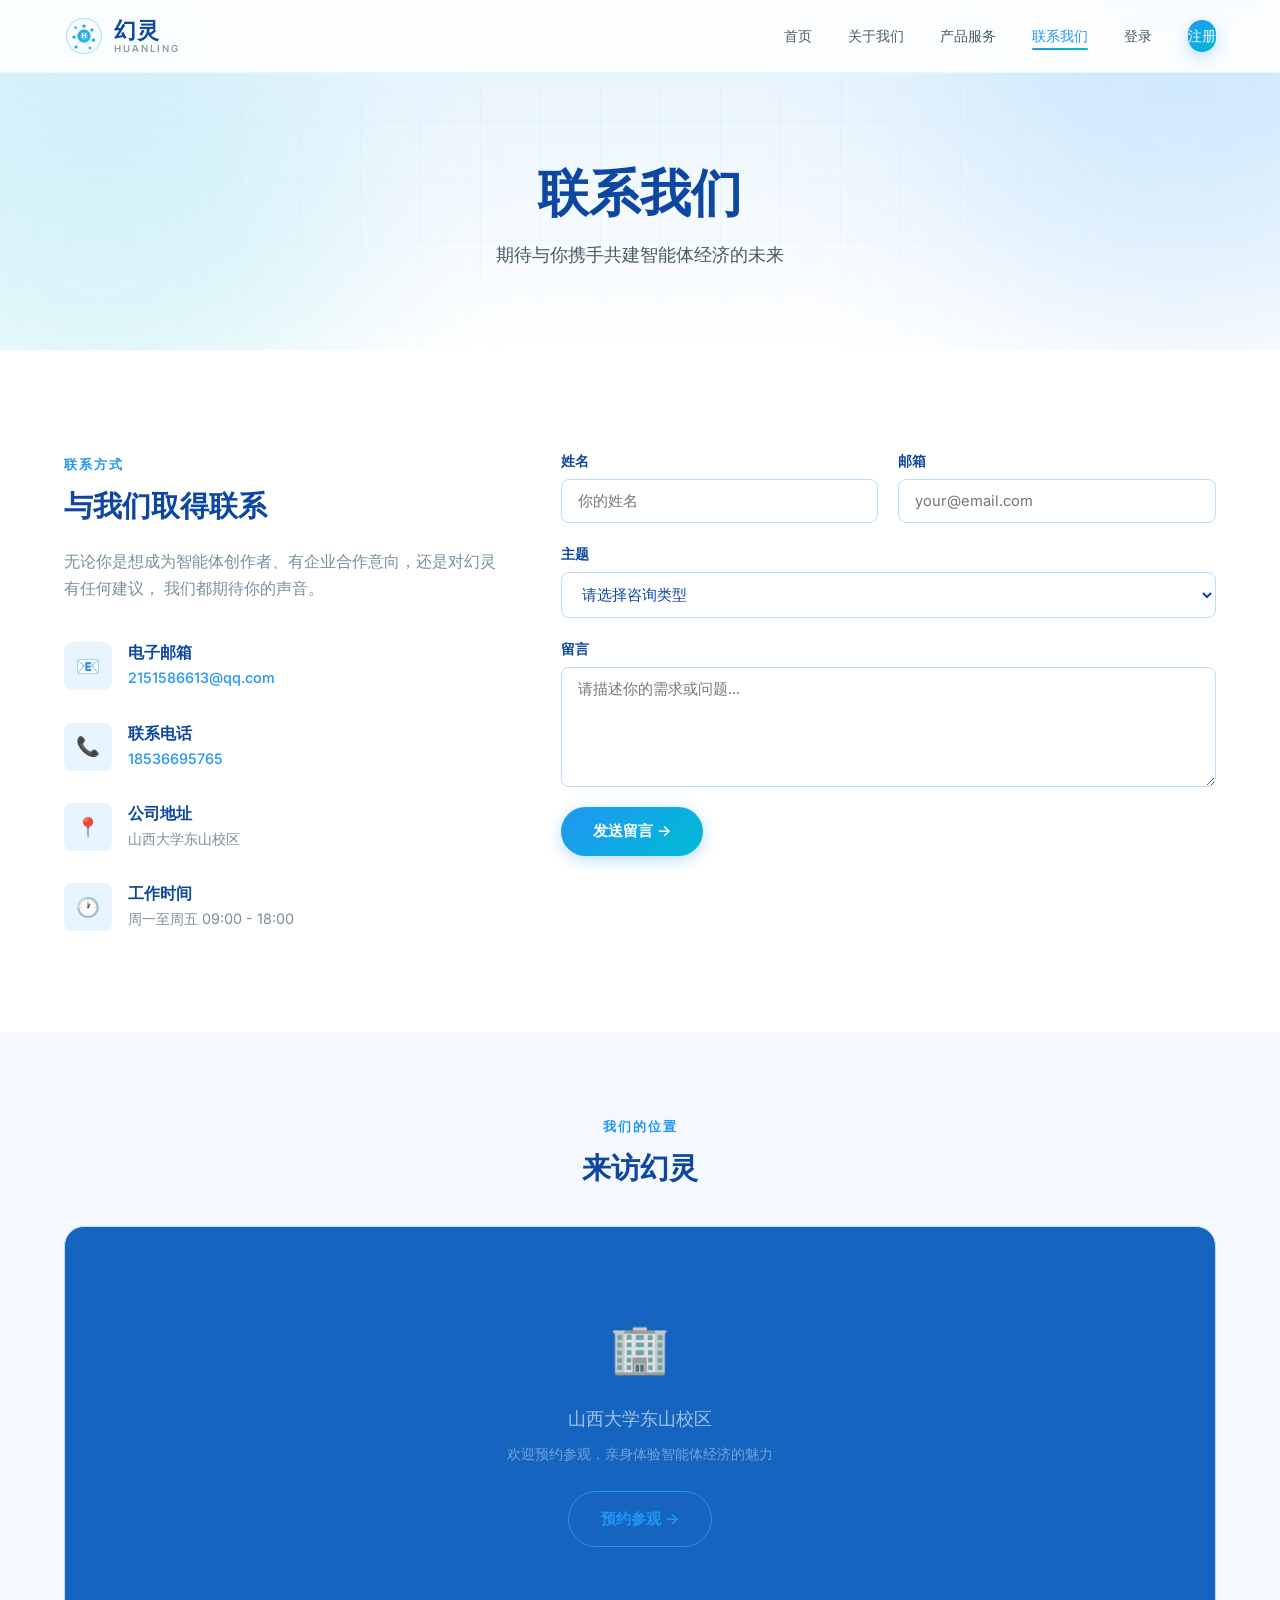
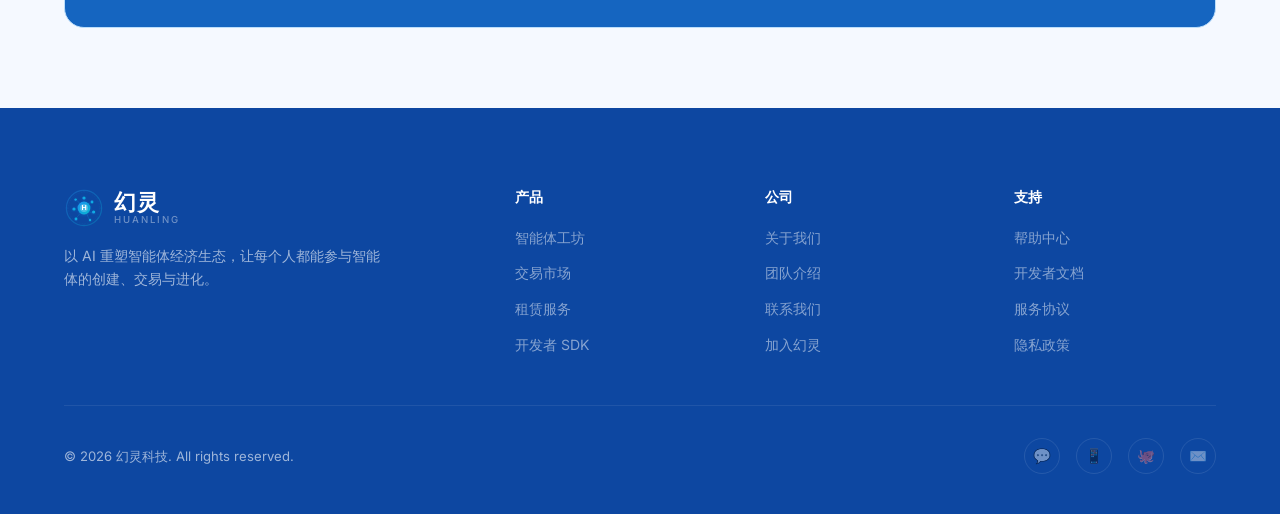
<file: contact.html>
<!DOCTYPE html>
<html lang="zh-CN">
<head>
  <meta charset="UTF-8">
  <meta name="viewport" content="width=device-width, initial-scale=1.0">
  <meta name="description" content="联系幻灵 — 与我们取得联系，开启智能体经济合作。">
  <title>联系我们 · 幻灵</title>
  <link rel="preconnect" href="https://fonts.googleapis.com">
  <link rel="preconnect" href="https://fonts.gstatic.com" crossorigin>
  <link href="https://fonts.googleapis.com/css2?family=Inter:wght@400;500;600;700;800&display=swap" rel="stylesheet">
  <link rel="stylesheet" href="css/style.css">
</head>
<body>

  <!-- ========== HEADER ========== -->
  <header class="header">
    <div class="container">
      <a href="index.html" class="logo">
        <span class="logo-icon"><img src="images/logo.svg" alt="幻灵Logo"></span>
        <span class="logo-text">
          <span class="logo-cn">幻灵</span>
          <span class="logo-en">HuanLing</span>
        </span>
      </a>
      <nav>
        <ul class="nav-links">
          <li><a href="index.html">首页</a></li>
          <li><a href="about.html">关于我们</a></li>
          <li><a href="services.html">产品服务</a></li>
          <li><a href="contact.html" class="active">联系我们</a></li>
          <li id="nav-login-link"><a href="login.html">登录</a></li>
          <li id="nav-register-link"><a href="register.html" class="nav-cta btn btn-primary">注册</a></li>
          <li id="nav-user-link" style="display:none;"><a href="user-center.html">个人中心</a></li>
        </ul>
      </nav>
      <button class="menu-toggle" aria-label="菜单">
        <span></span><span></span><span></span>
      </button>
    </div>
  </header>

  <!-- ========== PAGE HERO ========== -->
  <section class="page-hero">
    <div class="hero-bg-grid"></div>
    <div class="hero-glow hero-glow-1"></div>
    <div class="hero-glow hero-glow-2"></div>
    <div class="container" style="position: relative; z-index: 1;">
      <h1>联系我们</h1>
      <p>期待与你携手共建智能体经济的未来</p>
    </div>
  </section>

  <!-- ========== CONTACT ========== -->
  <section class="contact-section">
    <div class="container">
      <div class="contact-grid">
        <div class="fade-in">
          <span class="section-label">联系方式</span>
          <h2 class="section-title" style="font-size: 1.8rem; margin-bottom: 24px;">与我们取得联系</h2>
          <p style="margin-bottom: 40px; color: var(--color-mid-gray);">
            无论你是想成为智能体创作者、有企业合作意向，还是对幻灵有任何建议，
            我们都期待你的声音。
          </p>

          <div class="contact-info-list">
            <div class="contact-info-item">
              <div class="contact-info-icon">📧</div>
              <div>
                <h4>电子邮箱</h4>
                <p><a href="mailto:2151586613@qq.com">2151586613@qq.com</a></p>
              </div>
            </div>
            <div class="contact-info-item">
              <div class="contact-info-icon">📞</div>
              <div>
                <h4>联系电话</h4>
                <p><a href="tel:18536695765">18536695765</a></p>
              </div>
            </div>
            <div class="contact-info-item">
              <div class="contact-info-icon">📍</div>
              <div>
                <h4>公司地址</h4>
                <p>山西大学东山校区</p>
              </div>
            </div>
            <div class="contact-info-item">
              <div class="contact-info-icon">🕐</div>
              <div>
                <h4>工作时间</h4>
                <p>周一至周五 09:00 - 18:00</p>
              </div>
            </div>
          </div>
        </div>

        <div class="fade-in">
          <form class="contact-form" id="contactForm">
            <div class="form-row">
              <div class="form-group">
                <label for="name">姓名</label>
                <input type="text" id="name" name="name" placeholder="你的姓名" required>
              </div>
              <div class="form-group">
                <label for="email">邮箱</label>
                <input type="email" id="email" name="email" placeholder="your@email.com" required>
              </div>
            </div>
            <div class="form-group">
              <label for="subject">主题</label>
              <select id="subject" name="subject" required>
                <option value="">请选择咨询类型</option>
                <option value="create">成为智能体创作者</option>
                <option value="enterprise">企业合作咨询</option>
                <option value="technical">技术支持</option>
                <option value="feedback">建议反馈</option>
                <option value="other">其他</option>
              </select>
            </div>
            <div class="form-group">
              <label for="message">留言</label>
              <textarea id="message" name="message" placeholder="请描述你的需求或问题..." required></textarea>
            </div>
            <button type="submit" class="btn btn-primary" style="align-self: flex-start;">
              发送留言 →
            </button>
          </form>
        </div>
      </div>
    </div>
  </section>

  <!-- ========== MAP / LOCATION ========== -->
  <section style="background: var(--color-off-white); padding: 80px 0;">
    <div class="container">
      <div class="fade-in" style="text-align: center;">
        <span class="section-label">我们的位置</span>
        <h2 class="section-title" style="font-size: 1.8rem; margin-bottom: 40px;">来访幻灵</h2>
      </div>
      <div class="fade-in" style="border-radius: var(--radius-lg); overflow: hidden; border: 1px solid var(--color-border); background: var(--color-primary); padding: 80px 40px; text-align: center;">
        <div style="font-size: 3rem; margin-bottom: 16px;">🏢</div>
        <p style="color: rgba(255,255,255,0.6); font-size: 1.1rem;">
          山西大学东山校区
        </p>
        <p style="color: rgba(255,255,255,0.4); font-size: 0.9rem; margin-top: 8px;">
          欢迎预约参观，亲身体验智能体经济的魅力
        </p>
        <a href="mailto:2151586613@qq.com" class="btn btn-outline" style="margin-top: 24px;">
          预约参观 →
        </a>
      </div>
    </div>
  </section>

  <!-- ========== FOOTER ========== -->
  <footer class="footer">
    <div class="container">
      <div class="footer-grid">
        <div class="footer-brand">
          <a href="index.html" class="logo">
            <span class="logo-icon"><img src="images/logo.svg" alt="幻灵Logo"></span>
            <span class="logo-text">
              <span class="logo-cn">幻灵</span>
              <span class="logo-en">HuanLing</span>
            </span>
          </a>
          <p>以 AI 重塑智能体经济生态，让每个人都能参与智能体的创建、交易与进化。</p>
        </div>
        <div>
          <h4>产品</h4>
          <div class="footer-links">
            <a href="services.html">智能体工坊</a>
            <a href="services.html">交易市场</a>
            <a href="services.html">租赁服务</a>
            <a href="services.html">开发者 SDK</a>
          </div>
        </div>
        <div>
          <h4>公司</h4>
          <div class="footer-links">
            <a href="about.html">关于我们</a>
            <a href="about.html#team">团队介绍</a>
            <a href="contact.html">联系我们</a>
            <a href="#">加入幻灵</a>
          </div>
        </div>
        <div>
          <h4>支持</h4>
          <div class="footer-links">
            <a href="#">帮助中心</a>
            <a href="#">开发者文档</a>
            <a href="#">服务协议</a>
            <a href="#">隐私政策</a>
          </div>
        </div>
      </div>
      <div class="footer-bottom">
        <span>&copy; 2026 幻灵科技. All rights reserved.</span>
        <div class="footer-social">
          <a href="#" aria-label="微信">💬</a>
          <a href="#" aria-label="微博">📱</a>
          <a href="#" aria-label="GitHub">🐙</a>
          <a href="#" aria-label="邮件">✉️</a>
        </div>
      </div>
    </div>
  </footer>

  <script src="js/main.js"></script>
  <script>
  (function() {
    var token = localStorage.getItem('huanling_token');
    var user = null;
    try { user = JSON.parse(localStorage.getItem('huanling_user')); } catch(e) {}
    if (token && user) {
      var loginLink = document.getElementById('nav-login-link');
      var registerLink = document.getElementById('nav-register-link');
      var userLink = document.getElementById('nav-user-link');
      if (loginLink) loginLink.style.display = 'none';
      if (registerLink) registerLink.style.display = 'none';
      if (userLink) {
        userLink.style.display = '';
        userLink.querySelector('a').textContent = user.username || '个人中心';
      }
    }
  })();
</script>
</body>
</html>
</file>
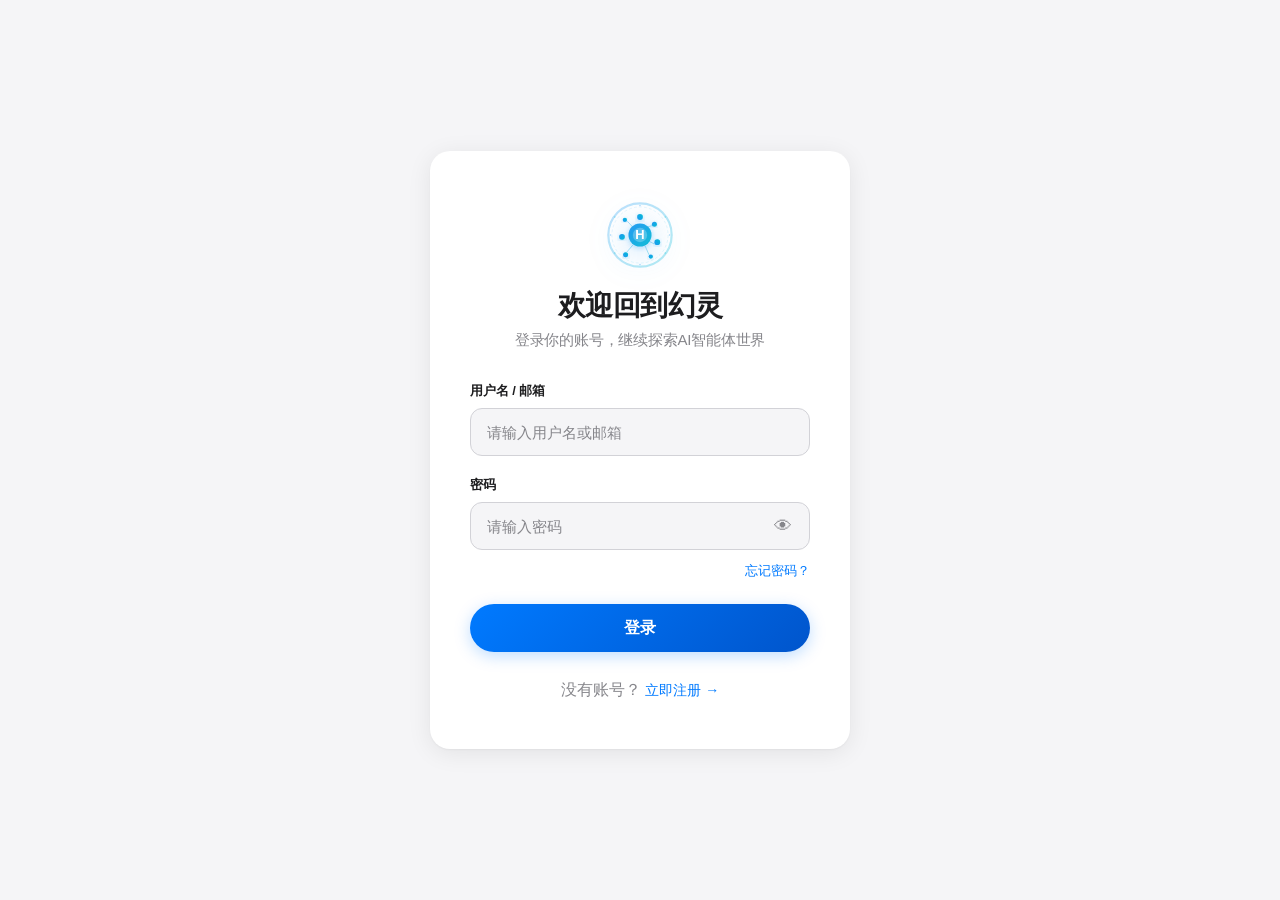
<file: login.html>
<!DOCTYPE html>
<html lang="zh-CN">
<head>
  <meta charset="UTF-8">
  <meta name="viewport" content="width=device-width, initial-scale=1.0">
  <title>登录 · 幻灵</title>
  <style>
    * {
      margin: 0;
      padding: 0;
      box-sizing: border-box;
    }

    body {
      font-family: -apple-system, BlinkMacSystemFont, "SF Pro Display", "Segoe UI", Roboto, sans-serif;
      background: #F5F5F7;
      color: #1D1D1F;
      min-height: 100vh;
      display: flex;
      align-items: center;
      justify-content: center;
      padding: 24px;
      -webkit-font-smoothing: antialiased;
      -moz-osx-font-smoothing: grayscale;
    }

    /* Toast */
    .toast {
      position: fixed;
      top: 32px;
      left: 50%;
      transform: translateX(-50%) translateY(-120px);
      background: #FF3B30;
      color: #FFFFFF;
      padding: 14px 28px;
      border-radius: 16px;
      font-size: 15px;
      font-weight: 500;
      letter-spacing: -0.2px;
      box-shadow: 0 8px 32px rgba(255, 59, 48, 0.28);
      z-index: 1000;
      opacity: 0;
      transition: all 0.3s cubic-bezier(0.25, 0.1, 0.25, 1);
      white-space: nowrap;
    }

    .toast.show {
      opacity: 1;
      transform: translateX(-50%) translateY(0);
    }

    .toast.success {
      background: #34C759;
      box-shadow: 0 8px 32px rgba(52, 199, 89, 0.28);
    }

    /* Card */
    .auth-card {
      background: #FFFFFF;
      border-radius: 20px;
      box-shadow: 0 4px 24px rgba(0, 0, 0, 0.08), 0 1px 2px rgba(0, 0, 0, 0.04);
      padding: 48px 40px;
      width: 100%;
      max-width: 420px;
      transition: all 0.3s cubic-bezier(0.25, 0.1, 0.25, 1);
    }

    .auth-card:hover {
      box-shadow: 0 8px 40px rgba(0, 0, 0, 0.1), 0 2px 4px rgba(0, 0, 0, 0.04);
    }

    /* Logo */
    .auth-logo {
      text-align: center;
      margin-bottom: 32px;
    }

    .auth-logo img {
      width: 72px;
      height: 72px;
      display: block;
      margin: 0 auto 16px;
      filter: drop-shadow(0 4px 12px rgba(33, 150, 243, 0.25));
    }

    .auth-title {
      font-size: 28px;
      font-weight: 700;
      letter-spacing: -0.5px;
      color: #1D1D1F;
      margin-bottom: 6px;
    }

    .auth-subtitle {
      font-size: 15px;
      color: #86868B;
      font-weight: 400;
      letter-spacing: -0.2px;
    }

    /* Form */
    .form-group {
      margin-bottom: 20px;
    }

    .form-label {
      display: block;
      font-size: 13px;
      font-weight: 600;
      color: #1D1D1F;
      margin-bottom: 8px;
      letter-spacing: -0.1px;
    }

    .form-input {
      width: 100%;
      height: 48px;
      padding: 0 16px;
      font-size: 15px;
      font-family: inherit;
      color: #1D1D1F;
      background: #F5F5F7;
      border: 1.5px solid #D2D2D7;
      border-radius: 12px;
      outline: none;
      transition: all 0.3s cubic-bezier(0.25, 0.1, 0.25, 1);
      -webkit-appearance: none;
      appearance: none;
    }

    .form-input::placeholder {
      color: #86868B;
    }

    .form-input:focus {
      border-color: #007AFF;
      background: #FFFFFF;
      box-shadow: 0 0 0 3px rgba(0, 122, 255, 0.12);
    }

    .form-input.error {
      border-color: #FF3B30;
      box-shadow: 0 0 0 3px rgba(255, 59, 48, 0.08);
    }

    /* Password wrapper */
    .password-wrapper {
      position: relative;
    }

    .password-toggle {
      position: absolute;
      right: 12px;
      top: 50%;
      transform: translateY(-50%);
      background: none;
      border: none;
      cursor: pointer;
      color: #86868B;
      padding: 6px;
      font-size: 18px;
      line-height: 1;
      transition: color 0.2s;
    }

    .password-toggle:hover {
      color: #1D1D1F;
    }

    /* Forgot password */
    .form-extra {
      display: flex;
      justify-content: flex-end;
      margin-top: -8px;
      margin-bottom: 24px;
    }

    .forgot-link {
      font-size: 13px;
      color: #007AFF;
      text-decoration: none;
      font-weight: 500;
      transition: opacity 0.2s;
    }

    .forgot-link:hover {
      opacity: 0.7;
    }

    /* Button */
    .btn-submit {
      width: 100%;
      height: 48px;
      border: none;
      border-radius: 24px;
      background: linear-gradient(135deg, #007AFF 0%, #0055CC 100%);
      color: #FFFFFF;
      font-size: 16px;
      font-weight: 600;
      font-family: inherit;
      cursor: pointer;
      letter-spacing: -0.2px;
      transition: all 0.3s cubic-bezier(0.25, 0.1, 0.25, 1);
      box-shadow: 0 4px 16px rgba(0, 122, 255, 0.25);
      position: relative;
      overflow: hidden;
    }

    .btn-submit:hover {
      transform: translateY(-1px);
      box-shadow: 0 8px 24px rgba(0, 122, 255, 0.35);
    }

    .btn-submit:active {
      transform: translateY(0) scale(0.98);
      box-shadow: 0 2px 8px rgba(0, 122, 255, 0.2);
    }

    .btn-submit:disabled {
      opacity: 0.6;
      cursor: not-allowed;
      transform: none;
      box-shadow: 0 4px 16px rgba(0, 122, 255, 0.15);
    }

    .btn-submit .spinner {
      display: none;
      width: 20px;
      height: 20px;
      border: 2px solid rgba(255, 255, 255, 0.3);
      border-top-color: #FFFFFF;
      border-radius: 50%;
      animation: spin 0.6s linear infinite;
      margin-right: 8px;
      vertical-align: middle;
    }

    .btn-submit.loading .spinner {
      display: inline-block;
    }

    .btn-submit.loading .btn-text {
      display: inline-block;
    }

    @keyframes spin {
      to { transform: rotate(360deg); }
    }

    /* Footer link */
    .auth-footer {
      text-align: center;
      margin-top: 28px;
    }

    .auth-footer a {
      font-size: 14px;
      color: #007AFF;
      text-decoration: none;
      font-weight: 500;
      transition: opacity 0.2s;
    }

    .auth-footer a:hover {
      opacity: 0.7;
    }

    .auth-footer span {
      color: #86868B;
    }

    /* Responsive */
    @media (max-width: 480px) {
      .auth-card {
        padding: 36px 24px;
        border-radius: 16px;
      }

      .auth-title {
        font-size: 24px;
      }
    }
  </style>
</head>
<body>

  <!-- Toast -->
  <div class="toast" id="toast"></div>

  <!-- Auth Card -->
  <div class="auth-card">
    <div class="auth-logo">
      <img src="images/logo.svg" alt="幻灵 Logo">
      <h1 class="auth-title">欢迎回到幻灵</h1>
      <p class="auth-subtitle">登录你的账号，继续探索AI智能体世界</p>
    </div>

    <form id="loginForm" novalidate>
      <div class="form-group">
        <label class="form-label" for="username">用户名 / 邮箱</label>
        <input
          type="text"
          id="username"
          class="form-input"
          placeholder="请输入用户名或邮箱"
          required
          autocomplete="username"
        >
      </div>

      <div class="form-group">
        <label class="form-label" for="password">密码</label>
        <div class="password-wrapper">
          <input
            type="password"
            id="password"
            class="form-input"
            placeholder="请输入密码"
            required
            autocomplete="current-password"
          >
          <button type="button" class="password-toggle" id="passwordToggle" aria-label="显示密码">
            👁
          </button>
        </div>
      </div>

      <div class="form-extra">
        <a href="#" class="forgot-link" id="forgotPassword">忘记密码？</a>
      </div>

      <button type="submit" class="btn-submit" id="submitBtn">
        <span class="spinner"></span>
        <span class="btn-text">登录</span>
      </button>
    </form>

    <div class="auth-footer">
      <span>没有账号？</span>
      <a href="register.html">立即注册 →</a>
    </div>
  </div>

  <script>
    var API_BASE = (function() {
      // 本地开发时使用 localhost:5000
      // 生产环境时替换为你的后端地址
      if (window.location.hostname === 'localhost' || window.location.hostname === '127.0.0.1') {
        return 'http://localhost:5000';
      }
      // 生产环境后端地址 - 部署后替换此处
      return 'http://localhost:5000';
    })();

    (function () {
      const form = document.getElementById('loginForm');
      const usernameInput = document.getElementById('username');
      const passwordInput = document.getElementById('password');
      const submitBtn = document.getElementById('submitBtn');
      const passwordToggle = document.getElementById('passwordToggle');
      const forgotLink = document.getElementById('forgotPassword');
      const toast = document.getElementById('toast');

      let toastTimer = null;

      function showToast(message, type) {
        if (toastTimer) clearTimeout(toastTimer);
        toast.textContent = message;
        toast.className = 'toast ' + (type || 'error') + ' show';
        toastTimer = setTimeout(function () {
          toast.classList.remove('show');
        }, 3000);
      }

      // Password visibility toggle
      passwordToggle.addEventListener('click', function () {
        var isPassword = passwordInput.type === 'password';
        passwordInput.type = isPassword ? 'text' : 'password';
        passwordToggle.textContent = isPassword ? '🙈' : '👁';
      });

      // Forgot password
      forgotLink.addEventListener('click', function (e) {
        e.preventDefault();
        showToast('请通过管理员重置密码', 'error');
      });

      // Clear error styling on input
      [usernameInput, passwordInput].forEach(function (el) {
        el.addEventListener('input', function () {
          el.classList.remove('error');
        });
      });

      // Submit
      form.addEventListener('submit', function (e) {
        e.preventDefault();

        var username = usernameInput.value.trim();
        var password = passwordInput.value;

        // Reset errors
        usernameInput.classList.remove('error');
        passwordInput.classList.remove('error');

        var hasError = false;

        if (!username) {
          usernameInput.classList.add('error');
          showToast('请输入用户名或邮箱');
          hasError = true;
        }

        if (!password) {
          passwordInput.classList.add('error');
          showToast('请输入密码');
          hasError = true;
        }

        if (hasError) return;

        // Loading state
        submitBtn.classList.add('loading');
        submitBtn.disabled = true;

        fetch(API_BASE + '/api/login', {
          method: 'POST',
          headers: { 'Content-Type': 'application/json' },
          body: JSON.stringify({ username: username, password: password })
        })
          .then(function (res) {
            return res.json().then(function (data) {
              if (!res.ok) {
                throw new Error(data.error || '登录失败，请稍后重试');
              }
              return data;
            });
          })
          .then(function (data) {
            // Store token & user info
            localStorage.setItem('huanling_token', data.token);
            localStorage.setItem('huanling_user', JSON.stringify(data.user));
            showToast('登录成功', 'success');
            setTimeout(function () {
              window.location.href = 'index.html';
            }, 800);
          })
          .catch(function (err) {
            showToast(err.message);
          })
          .finally(function () {
            submitBtn.classList.remove('loading');
            submitBtn.disabled = false;
          });
      });
    })();
  </script>

</body>
</html>
</file>
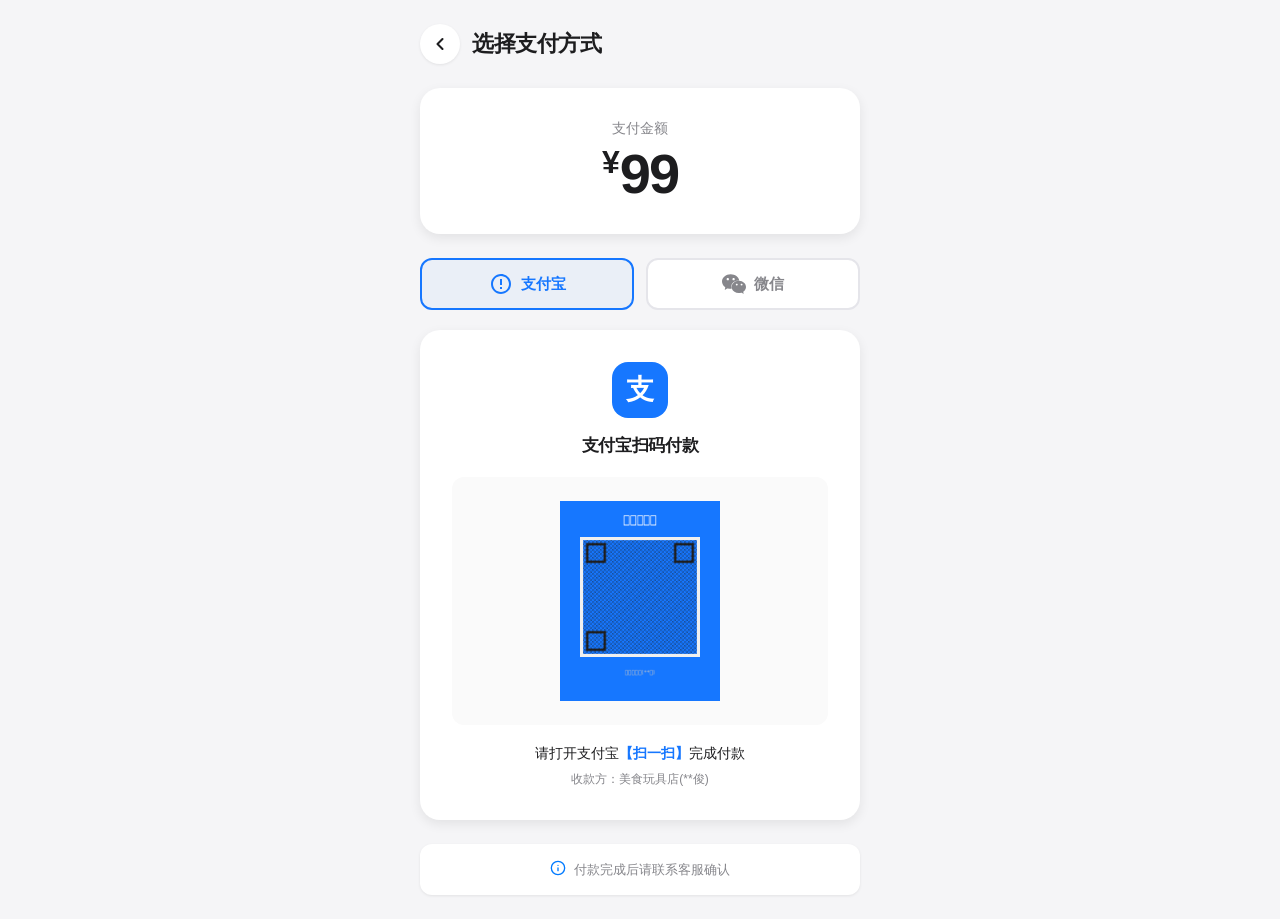
<file: payment.html>
<!DOCTYPE html>
<html lang="zh-CN">
<head>
  <meta charset="UTF-8">
  <meta name="viewport" content="width=device-width, initial-scale=1.0">
  <title>支付 · 幻灵</title>
  <style>
    * {
      margin: 0;
      padding: 0;
      box-sizing: border-box;
    }

    :root {
      --bg: #F5F5F7;
      --card: #FFFFFF;
      --text: #1D1D1F;
      --text-secondary: #86868B;
      --blue: #007AFF;
      --blue-hover: #0066D6;
      --alipay-blue: #1677FF;
      --wechat-green: #07C160;
      --border: #E5E5EA;
      --shadow-sm: 0 1px 3px rgba(0,0,0,0.08);
      --shadow-md: 0 4px 12px rgba(0,0,0,0.08);
      --shadow-lg: 0 8px 30px rgba(0,0,0,0.12);
      --radius: 12px;
      --radius-lg: 20px;
      --transition: all 0.3s cubic-bezier(0.25, 0.1, 0.25, 1);
    }

    body {
      font-family: -apple-system, BlinkMacSystemFont, "SF Pro Display", "Segoe UI", Roboto, sans-serif;
      background: var(--bg);
      color: var(--text);
      min-height: 100vh;
      display: flex;
      align-items: center;
      justify-content: center;
      padding: 24px;
      -webkit-font-smoothing: antialiased;
      -moz-osx-font-smoothing: grayscale;
    }

    .page-container {
      width: 100%;
      max-width: 440px;
    }

    /* Header */
    .page-header {
      display: flex;
      align-items: center;
      gap: 12px;
      margin-bottom: 24px;
    }

    .back-btn {
      width: 40px;
      height: 40px;
      border-radius: 50%;
      border: none;
      background: var(--card);
      box-shadow: var(--shadow-sm);
      cursor: pointer;
      display: flex;
      align-items: center;
      justify-content: center;
      transition: var(--transition);
      color: var(--text);
    }

    .back-btn:hover {
      background: #F0F0F5;
      transform: translateX(-2px);
    }

    .page-title {
      font-size: 22px;
      font-weight: 700;
      letter-spacing: -0.5px;
    }

    /* Amount Card */
    .amount-card {
      background: var(--card);
      border-radius: var(--radius-lg);
      box-shadow: var(--shadow-md);
      padding: 32px;
      text-align: center;
      margin-bottom: 24px;
    }

    .amount-label {
      font-size: 14px;
      color: var(--text-secondary);
      margin-bottom: 8px;
      font-weight: 500;
    }

    .amount-value {
      font-size: 56px;
      font-weight: 700;
      color: var(--text);
      letter-spacing: -2px;
      line-height: 1;
    }

    .amount-value .currency {
      font-size: 32px;
      font-weight: 600;
      vertical-align: super;
      letter-spacing: 0;
    }

    /* Payment Tabs */
    .payment-tabs {
      display: flex;
      gap: 12px;
      margin-bottom: 20px;
    }

    .payment-tab {
      flex: 1;
      height: 52px;
      border-radius: var(--radius);
      border: 2px solid var(--border);
      background: var(--card);
      cursor: pointer;
      display: flex;
      align-items: center;
      justify-content: center;
      gap: 8px;
      font-size: 15px;
      font-weight: 600;
      font-family: inherit;
      color: var(--text-secondary);
      transition: var(--transition);
    }

    .payment-tab:hover {
      border-color: #D1D1D6;
    }

    .payment-tab.active.alipay-tab {
      border-color: var(--alipay-blue);
      background: rgba(22,119,255,0.05);
      color: var(--alipay-blue);
    }

    .payment-tab.active.wechat-tab {
      border-color: var(--wechat-green);
      background: rgba(7,193,96,0.05);
      color: var(--wechat-green);
    }

    .tab-icon {
      width: 24px;
      height: 24px;
      display: flex;
      align-items: center;
      justify-content: center;
    }

    /* QR Code Card */
    .qr-card {
      background: var(--card);
      border-radius: var(--radius-lg);
      box-shadow: var(--shadow-md);
      padding: 32px;
      text-align: center;
      overflow: hidden;
      animation: fadeSlideIn 0.35s cubic-bezier(0.25, 0.1, 0.25, 1);
    }

    @keyframes fadeSlideIn {
      from {
        opacity: 0;
        transform: translateY(12px);
      }
      to {
        opacity: 1;
        transform: translateY(0);
      }
    }

    .qr-payment-icon {
      width: 56px;
      height: 56px;
      border-radius: 16px;
      display: flex;
      align-items: center;
      justify-content: center;
      margin: 0 auto 16px;
      font-size: 28px;
      font-weight: 700;
      color: #fff;
    }

    .qr-payment-icon.alipay {
      background: linear-gradient(135deg, #1677FF, #1677FF);
    }

    .qr-payment-icon.wechat {
      background: linear-gradient(135deg, #07C160, #06AD56);
    }

    .qr-title {
      font-size: 17px;
      font-weight: 700;
      margin-bottom: 20px;
      letter-spacing: -0.3px;
    }

    .qr-image-wrapper {
      background: #FAFAFA;
      border-radius: var(--radius);
      padding: 24px;
      margin-bottom: 20px;
      display: flex;
      align-items: center;
      justify-content: center;
    }

    .qr-image {
      width: 200px;
      height: 200px;
      object-fit: contain;
      display: block;
    }

    .qr-placeholder {
      width: 200px;
      height: 200px;
      background: #F0F0F5;
      border-radius: var(--radius);
      display: flex;
      align-items: center;
      justify-content: center;
      color: var(--text-secondary);
      font-size: 14px;
    }

    .qr-hint {
      font-size: 14px;
      color: var(--text);
      margin-bottom: 8px;
      font-weight: 500;
    }

    .qr-hint .highlight {
      color: var(--text);
      font-weight: 600;
    }

    .qr-hint .highlight.alipay-highlight {
      color: var(--alipay-blue);
    }

    .qr-hint .highlight.wechat-highlight {
      color: var(--wechat-green);
    }

    .qr-subtitle {
      font-size: 12px;
      color: var(--text-secondary);
    }

    /* Bottom Notice */
    .bottom-notice {
      text-align: center;
      margin-top: 24px;
      padding: 16px;
      background: var(--card);
      border-radius: var(--radius);
      box-shadow: var(--shadow-sm);
      font-size: 13px;
      color: var(--text-secondary);
      display: flex;
      align-items: center;
      justify-content: center;
      gap: 8px;
    }

    .notice-icon {
      color: var(--blue);
    }

    /* Pulse animation for QR */
    .qr-pulse {
      animation: pulse 2s infinite;
    }

    @keyframes pulse {
      0%, 100% { box-shadow: 0 0 0 0 rgba(0,122,255,0.1); }
      50% { box-shadow: 0 0 0 12px rgba(0,122,255,0); }
    }

    @media (max-width: 480px) {
      .amount-value {
        font-size: 44px;
      }
      .amount-value .currency {
        font-size: 26px;
      }
      .qr-image {
        width: 160px;
        height: 160px;
      }
    }
  </style>
</head>
<body>
  <div class="page-container">
    <!-- Header -->
    <div class="page-header">
      <button class="back-btn" onclick="history.back()" title="返回">
        <svg width="20" height="20" viewBox="0 0 24 24" fill="none" stroke="currentColor" stroke-width="2.5" stroke-linecap="round" stroke-linejoin="round"><polyline points="15 18 9 12 15 6"/></svg>
      </button>
      <h1 class="page-title">选择支付方式</h1>
    </div>

    <!-- Amount -->
    <div class="amount-card">
      <div class="amount-label">支付金额</div>
      <div class="amount-value">
        <span class="currency">¥</span>99
      </div>
    </div>

    <!-- Payment Tabs -->
    <div class="payment-tabs">
      <button class="payment-tab active alipay-tab" onclick="switchPayment('alipay')">
        <span class="tab-icon">
          <svg width="24" height="24" viewBox="0 0 24 24" fill="currentColor"><path d="M12 2C6.48 2 2 6.48 2 12s4.48 10 10 10 10-4.48 10-10S17.52 2 12 2zm0 18c-4.41 0-8-3.59-8-8s3.59-8 8-8 8 3.59 8 8-3.59 8-8 8zm-1-13h2v6h-2zm0 8h2v2h-2z"/></svg>
        </span>
        支付宝
      </button>
      <button class="payment-tab wechat-tab" onclick="switchPayment('wechat')">
        <span class="tab-icon">
          <svg width="24" height="24" viewBox="0 0 24 24" fill="currentColor"><path d="M8.691 2.188C3.891 2.188 0 5.476 0 9.53c0 2.212 1.17 4.203 3.002 5.55a.59.59 0 0 1 .213.665l-.39 1.48c-.019.07-.048.141-.048.213 0 .163.13.295.29.295a.326.326 0 0 0 .167-.054l1.903-1.114a.864.864 0 0 1 .717-.098 10.16 10.16 0 0 0 2.837.403c.276 0 .543-.027.811-.05-.857-2.578.157-4.972 1.932-6.446 1.703-1.415 3.882-1.98 5.853-1.838-.576-3.583-4.196-6.348-8.596-6.348zM5.785 5.991c.642 0 1.162.529 1.162 1.18a1.17 1.17 0 0 1-1.162 1.178A1.17 1.17 0 0 1 4.623 7.17c0-.651.52-1.18 1.162-1.18zm5.813 0c.642 0 1.162.529 1.162 1.18a1.17 1.17 0 0 1-1.162 1.178 1.17 1.17 0 0 1-1.162-1.178c0-.651.52-1.18 1.162-1.18zm5.34 2.867c-1.797-.052-3.746.512-5.28 1.786-1.72 1.428-2.687 3.72-1.78 6.22.942 2.453 3.666 4.229 6.884 4.229.826 0 1.622-.12 2.361-.336a.722.722 0 0 1 .598.082l1.584.926a.272.272 0 0 0 .14.045c.133 0 .241-.108.241-.245 0-.06-.024-.12-.04-.178l-.325-1.233a.49.49 0 0 1 .177-.554C23.028 18.48 24 16.82 24 14.98c0-3.21-2.931-5.952-7.062-6.122zm-2.18 2.769c.535 0 .969.44.969.982a.976.976 0 0 1-.969.983.976.976 0 0 1-.969-.983c0-.542.434-.982.97-.982zm4.844 0c.535 0 .969.44.969.982a.976.976 0 0 1-.969.983.976.976 0 0 1-.969-.983c0-.542.434-.982.97-.982z"/></svg>
        </span>
        微信
      </button>
    </div>

    <!-- Alipay QR Card -->
    <div id="alipayCard" class="qr-card">
      <div class="qr-payment-icon alipay">支</div>
      <div class="qr-title">支付宝扫码付款</div>
      <div class="qr-image-wrapper qr-pulse">
        <img src="images/alipay-qrcode.png" alt="支付宝收款码" class="qr-image" onerror="this.parentElement.innerHTML='<div class=\'qr-placeholder\'>支付宝收款码</div>'">
      </div>
      <div class="qr-hint">请打开支付宝<span class="highlight alipay-highlight">【扫一扫】</span>完成付款</div>
      <div class="qr-subtitle">收款方：美食玩具店(**俊)</div>
    </div>

    <!-- WeChat QR Card -->
    <div id="wechatCard" class="qr-card" style="display:none;">
      <div class="qr-payment-icon wechat">微</div>
      <div class="qr-title">微信扫码付款</div>
      <div class="qr-image-wrapper qr-pulse">
        <img src="images/wechat-qrcode.png" alt="微信收款码" class="qr-image" onerror="this.parentElement.innerHTML='<div class=\'qr-placeholder\'>微信收款码</div>'">
      </div>
      <div class="qr-hint">请打开微信<span class="highlight wechat-highlight">【扫一扫】</span>完成付款</div>
      <div class="qr-subtitle">收款方：蜂鸟2号(**俊)</div>
    </div>

    <!-- Bottom Notice -->
    <div class="bottom-notice">
      <span class="notice-icon">
        <svg width="16" height="16" viewBox="0 0 24 24" fill="none" stroke="currentColor" stroke-width="2" stroke-linecap="round" stroke-linejoin="round"><circle cx="12" cy="12" r="10"/><line x1="12" y1="16" x2="12" y2="12"/><line x1="12" y1="8" x2="12.01" y2="8"/></svg>
      </span>
      付款完成后请联系客服确认
    </div>
  </div>

  <script>
    function switchPayment(type) {
      const alipayCard = document.getElementById('alipayCard');
      const wechatCard = document.getElementById('wechatCard');
      const alipayTab = document.querySelector('.alipay-tab');
      const wechatTab = document.querySelector('.wechat-tab');

      if (type === 'alipay') {
        alipayTab.classList.add('active');
        wechatTab.classList.remove('active');
        wechatCard.style.display = 'none';
        alipayCard.style.display = 'block';
        // Re-trigger animation
        alipayCard.style.animation = 'none';
        alipayCard.offsetHeight;
        alipayCard.style.animation = 'fadeSlideIn 0.35s cubic-bezier(0.25, 0.1, 0.25, 1)';
      } else {
        wechatTab.classList.add('active');
        alipayTab.classList.remove('active');
        alipayCard.style.display = 'none';
        wechatCard.style.display = 'block';
        wechatCard.style.animation = 'none';
        wechatCard.offsetHeight;
        wechatCard.style.animation = 'fadeSlideIn 0.35s cubic-bezier(0.25, 0.1, 0.25, 1)';
      }
    }
  </script>
</body>
</html>
</file>
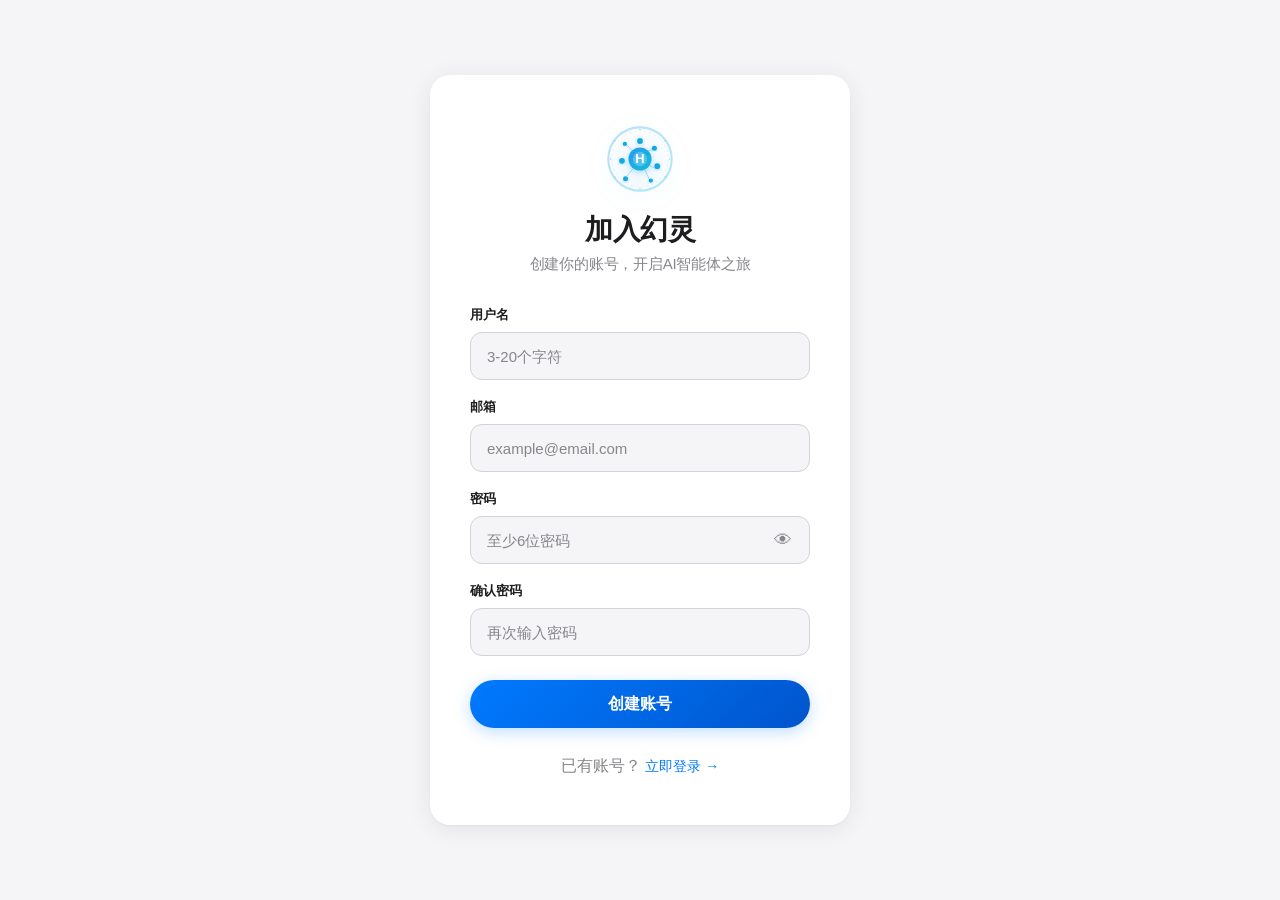
<file: register.html>
<!DOCTYPE html>
<html lang="zh-CN">
<head>
  <meta charset="UTF-8">
  <meta name="viewport" content="width=device-width, initial-scale=1.0">
  <title>注册 · 幻灵</title>
  <style>
    * {
      margin: 0;
      padding: 0;
      box-sizing: border-box;
    }

    body {
      font-family: -apple-system, BlinkMacSystemFont, "SF Pro Display", "Segoe UI", Roboto, sans-serif;
      background: #F5F5F7;
      color: #1D1D1F;
      min-height: 100vh;
      display: flex;
      align-items: center;
      justify-content: center;
      padding: 24px;
      -webkit-font-smoothing: antialiased;
      -moz-osx-font-smoothing: grayscale;
    }

    /* Toast */
    .toast {
      position: fixed;
      top: 32px;
      left: 50%;
      transform: translateX(-50%) translateY(-120px);
      background: #FF3B30;
      color: #FFFFFF;
      padding: 14px 28px;
      border-radius: 16px;
      font-size: 15px;
      font-weight: 500;
      letter-spacing: -0.2px;
      box-shadow: 0 8px 32px rgba(255, 59, 48, 0.28);
      z-index: 1000;
      opacity: 0;
      transition: all 0.3s cubic-bezier(0.25, 0.1, 0.25, 1);
      white-space: nowrap;
    }

    .toast.show {
      opacity: 1;
      transform: translateX(-50%) translateY(0);
    }

    .toast.success {
      background: #34C759;
      box-shadow: 0 8px 32px rgba(52, 199, 89, 0.28);
    }

    /* Card */
    .auth-card {
      background: #FFFFFF;
      border-radius: 20px;
      box-shadow: 0 4px 24px rgba(0, 0, 0, 0.08), 0 1px 2px rgba(0, 0, 0, 0.04);
      padding: 48px 40px;
      width: 100%;
      max-width: 420px;
      transition: all 0.3s cubic-bezier(0.25, 0.1, 0.25, 1);
    }

    .auth-card:hover {
      box-shadow: 0 8px 40px rgba(0, 0, 0, 0.1), 0 2px 4px rgba(0, 0, 0, 0.04);
    }

    /* Logo */
    .auth-logo {
      text-align: center;
      margin-bottom: 32px;
    }

    .auth-logo img {
      width: 72px;
      height: 72px;
      display: block;
      margin: 0 auto 16px;
      filter: drop-shadow(0 4px 12px rgba(33, 150, 243, 0.25));
    }

    .auth-title {
      font-size: 28px;
      font-weight: 700;
      letter-spacing: -0.5px;
      color: #1D1D1F;
      margin-bottom: 6px;
    }

    .auth-subtitle {
      font-size: 15px;
      color: #86868B;
      font-weight: 400;
      letter-spacing: -0.2px;
    }

    /* Form */
    .form-group {
      margin-bottom: 18px;
    }

    .form-label {
      display: block;
      font-size: 13px;
      font-weight: 600;
      color: #1D1D1F;
      margin-bottom: 8px;
      letter-spacing: -0.1px;
    }

    .form-input {
      width: 100%;
      height: 48px;
      padding: 0 16px;
      font-size: 15px;
      font-family: inherit;
      color: #1D1D1F;
      background: #F5F5F7;
      border: 1.5px solid #D2D2D7;
      border-radius: 12px;
      outline: none;
      transition: all 0.3s cubic-bezier(0.25, 0.1, 0.25, 1);
      -webkit-appearance: none;
      appearance: none;
    }

    .form-input::placeholder {
      color: #86868B;
    }

    .form-input:focus {
      border-color: #007AFF;
      background: #FFFFFF;
      box-shadow: 0 0 0 3px rgba(0, 122, 255, 0.12);
    }

    .form-input.error {
      border-color: #FF3B30;
      box-shadow: 0 0 0 3px rgba(255, 59, 48, 0.08);
    }

    /* Password wrapper */
    .password-wrapper {
      position: relative;
    }

    .password-toggle {
      position: absolute;
      right: 12px;
      top: 50%;
      transform: translateY(-50%);
      background: none;
      border: none;
      cursor: pointer;
      color: #86868B;
      padding: 6px;
      font-size: 18px;
      line-height: 1;
      transition: color 0.2s;
    }

    .password-toggle:hover {
      color: #1D1D1F;
    }

    /* Hint text */
    .form-hint {
      font-size: 12px;
      color: #86868B;
      margin-top: 6px;
      letter-spacing: -0.1px;
    }

    /* Button */
    .btn-submit {
      width: 100%;
      height: 48px;
      border: none;
      border-radius: 24px;
      background: linear-gradient(135deg, #007AFF 0%, #0055CC 100%);
      color: #FFFFFF;
      font-size: 16px;
      font-weight: 600;
      font-family: inherit;
      cursor: pointer;
      letter-spacing: -0.2px;
      transition: all 0.3s cubic-bezier(0.25, 0.1, 0.25, 1);
      box-shadow: 0 4px 16px rgba(0, 122, 255, 0.25);
      position: relative;
      overflow: hidden;
      margin-top: 6px;
    }

    .btn-submit:hover {
      transform: translateY(-1px);
      box-shadow: 0 8px 24px rgba(0, 122, 255, 0.35);
    }

    .btn-submit:active {
      transform: translateY(0) scale(0.98);
      box-shadow: 0 2px 8px rgba(0, 122, 255, 0.2);
    }

    .btn-submit:disabled {
      opacity: 0.6;
      cursor: not-allowed;
      transform: none;
      box-shadow: 0 4px 16px rgba(0, 122, 255, 0.15);
    }

    .btn-submit .spinner {
      display: none;
      width: 20px;
      height: 20px;
      border: 2px solid rgba(255, 255, 255, 0.3);
      border-top-color: #FFFFFF;
      border-radius: 50%;
      animation: spin 0.6s linear infinite;
      margin-right: 8px;
      vertical-align: middle;
    }

    .btn-submit.loading .spinner {
      display: inline-block;
    }

    .btn-submit.loading .btn-text {
      display: inline-block;
    }

    @keyframes spin {
      to { transform: rotate(360deg); }
    }

    /* Footer link */
    .auth-footer {
      text-align: center;
      margin-top: 28px;
    }

    .auth-footer a {
      font-size: 14px;
      color: #007AFF;
      text-decoration: none;
      font-weight: 500;
      transition: opacity 0.2s;
    }

    .auth-footer a:hover {
      opacity: 0.7;
    }

    .auth-footer span {
      color: #86868B;
    }

    /* Responsive */
    @media (max-width: 480px) {
      .auth-card {
        padding: 36px 24px;
        border-radius: 16px;
      }

      .auth-title {
        font-size: 24px;
      }
    }
  </style>
</head>
<body>

  <!-- Toast -->
  <div class="toast" id="toast"></div>

  <!-- Auth Card -->
  <div class="auth-card">
    <div class="auth-logo">
      <img src="images/logo.svg" alt="幻灵 Logo">
      <h1 class="auth-title">加入幻灵</h1>
      <p class="auth-subtitle">创建你的账号，开启AI智能体之旅</p>
    </div>

    <form id="registerForm" novalidate>
      <div class="form-group">
        <label class="form-label" for="username">用户名</label>
        <input
          type="text"
          id="username"
          class="form-input"
          placeholder="3-20个字符"
          required
          minlength="3"
          maxlength="20"
          autocomplete="username"
        >
        <p class="form-hint" id="usernameHint"></p>
      </div>

      <div class="form-group">
        <label class="form-label" for="email">邮箱</label>
        <input
          type="email"
          id="email"
          class="form-input"
          placeholder="example@email.com"
          required
          autocomplete="email"
        >
      </div>

      <div class="form-group">
        <label class="form-label" for="password">密码</label>
        <div class="password-wrapper">
          <input
            type="password"
            id="password"
            class="form-input"
            placeholder="至少6位密码"
            required
            minlength="6"
            autocomplete="new-password"
          >
          <button type="button" class="password-toggle" id="passwordToggle" aria-label="显示密码">
            👁
          </button>
        </div>
      </div>

      <div class="form-group">
        <label class="form-label" for="confirmPassword">确认密码</label>
        <input
          type="password"
          id="confirmPassword"
          class="form-input"
          placeholder="再次输入密码"
          required
          autocomplete="new-password"
        >
      </div>

      <button type="submit" class="btn-submit" id="submitBtn">
        <span class="spinner"></span>
        <span class="btn-text">创建账号</span>
      </button>
    </form>

    <div class="auth-footer">
      <span>已有账号？</span>
      <a href="login.html">立即登录 →</a>
    </div>
  </div>

  <script>
    var API_BASE = (function() {
      // 本地开发时使用 localhost:5000
      // 生产环境时替换为你的后端地址
      if (window.location.hostname === 'localhost' || window.location.hostname === '127.0.0.1') {
        return 'http://localhost:5000';
      }
      // 生产环境后端地址 - 部署后替换此处
      return 'http://localhost:5000';
    })();

    (function () {
      var form = document.getElementById('registerForm');
      var usernameInput = document.getElementById('username');
      var emailInput = document.getElementById('email');
      var passwordInput = document.getElementById('password');
      var confirmPasswordInput = document.getElementById('confirmPassword');
      var submitBtn = document.getElementById('submitBtn');
      var passwordToggle = document.getElementById('passwordToggle');
      var usernameHint = document.getElementById('usernameHint');
      var toast = document.getElementById('toast');

      var toastTimer = null;

      function showToast(message, type) {
        if (toastTimer) clearTimeout(toastTimer);
        toast.textContent = message;
        toast.className = 'toast ' + (type || 'error') + ' show';
        toastTimer = setTimeout(function () {
          toast.classList.remove('show');
        }, 3000);
      }

      // Email validation regex
      function isValidEmail(email) {
        return /^[^\s@]+@[^\s@]+\.[^\s@]+$/.test(email);
      }

      // Password visibility toggle
      passwordToggle.addEventListener('click', function () {
        var isPassword = passwordInput.type === 'password';
        passwordInput.type = isPassword ? 'text' : 'password';
        passwordToggle.textContent = isPassword ? '🙈' : '👁';
      });

      // Clear error styling on input
      [usernameInput, emailInput, passwordInput, confirmPasswordInput].forEach(function (el) {
        el.addEventListener('input', function () {
          el.classList.remove('error');
        });
      });

      // Username length indicator
      usernameInput.addEventListener('input', function () {
        var len = usernameInput.value.trim().length;
        if (len === 0) {
          usernameHint.textContent = '';
        } else if (len < 3) {
          usernameHint.textContent = '用户名至少需要 3 个字符（当前 ' + len + '）';
          usernameHint.style.color = '#FF3B30';
        } else if (len > 20) {
          usernameHint.textContent = '用户名最多 20 个字符（当前 ' + len + '）';
          usernameHint.style.color = '#FF3B30';
        } else {
          usernameHint.textContent = '';
        }
      });

      // Submit
      form.addEventListener('submit', function (e) {
        e.preventDefault();

        var username = usernameInput.value.trim();
        var email = emailInput.value.trim();
        var password = passwordInput.value;
        var confirmPassword = confirmPasswordInput.value;

        // Reset errors
        [usernameInput, emailInput, passwordInput, confirmPasswordInput].forEach(function (el) {
          el.classList.remove('error');
        });

        var hasError = false;

        // Validate username
        if (!username) {
          usernameInput.classList.add('error');
          showToast('请输入用户名');
          hasError = true;
        } else if (username.length < 3) {
          usernameInput.classList.add('error');
          showToast('用户名至少需要 3 个字符');
          hasError = true;
        } else if (username.length > 20) {
          usernameInput.classList.add('error');
          showToast('用户名最多 20 个字符');
          hasError = true;
        }

        // Validate email
        if (!email) {
          emailInput.classList.add('error');
          showToast('请输入邮箱');
          hasError = true;
        } else if (!isValidEmail(email)) {
          emailInput.classList.add('error');
          showToast('请输入有效的邮箱地址');
          hasError = true;
        }

        // Validate password
        if (!password) {
          passwordInput.classList.add('error');
          showToast('请输入密码');
          hasError = true;
        } else if (password.length < 6) {
          passwordInput.classList.add('error');
          showToast('密码至少需要 6 位');
          hasError = true;
        }

        // Validate confirm password
        if (!confirmPassword) {
          confirmPasswordInput.classList.add('error');
          showToast('请确认密码');
          hasError = true;
        } else if (password !== confirmPassword) {
          confirmPasswordInput.classList.add('error');
          showToast('两次输入的密码不一致');
          hasError = true;
        }

        if (hasError) return;

        // Loading state
        submitBtn.classList.add('loading');
        submitBtn.disabled = true;

        fetch(API_BASE + '/api/register', {
          method: 'POST',
          headers: { 'Content-Type': 'application/json' },
          body: JSON.stringify({
            username: username,
            email: email,
            password: password
          })
        })
          .then(function (res) {
            return res.json().then(function (data) {
              if (!res.ok) {
                throw new Error(data.error || '注册失败，请稍后重试');
              }
              return data;
            });
          })
          .then(function () {
            showToast('注册成功，即将跳转到登录页', 'success');
            setTimeout(function () {
              window.location.href = 'login.html';
            }, 1000);
          })
          .catch(function (err) {
            showToast(err.message);
          })
          .finally(function () {
            submitBtn.classList.remove('loading');
            submitBtn.disabled = false;
          });
      });
    })();
  </script>

</body>
</html>
</file>
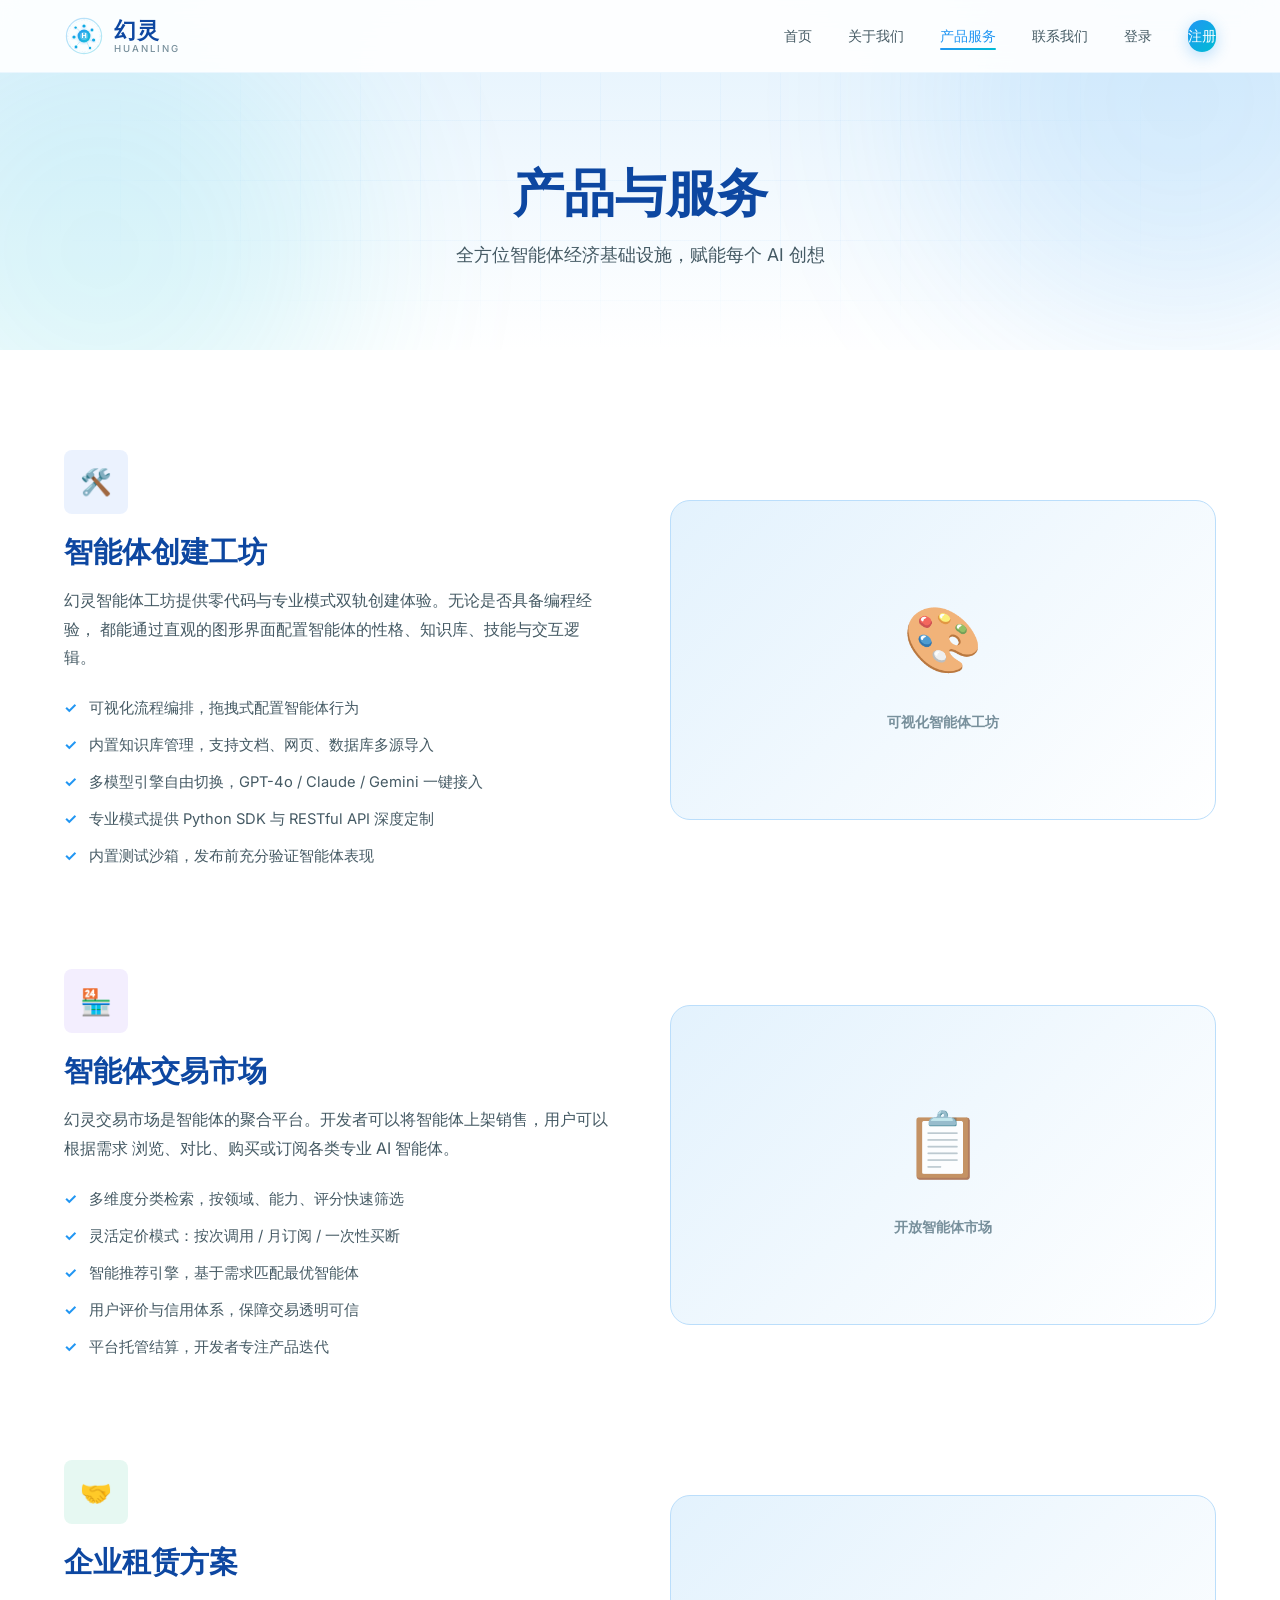
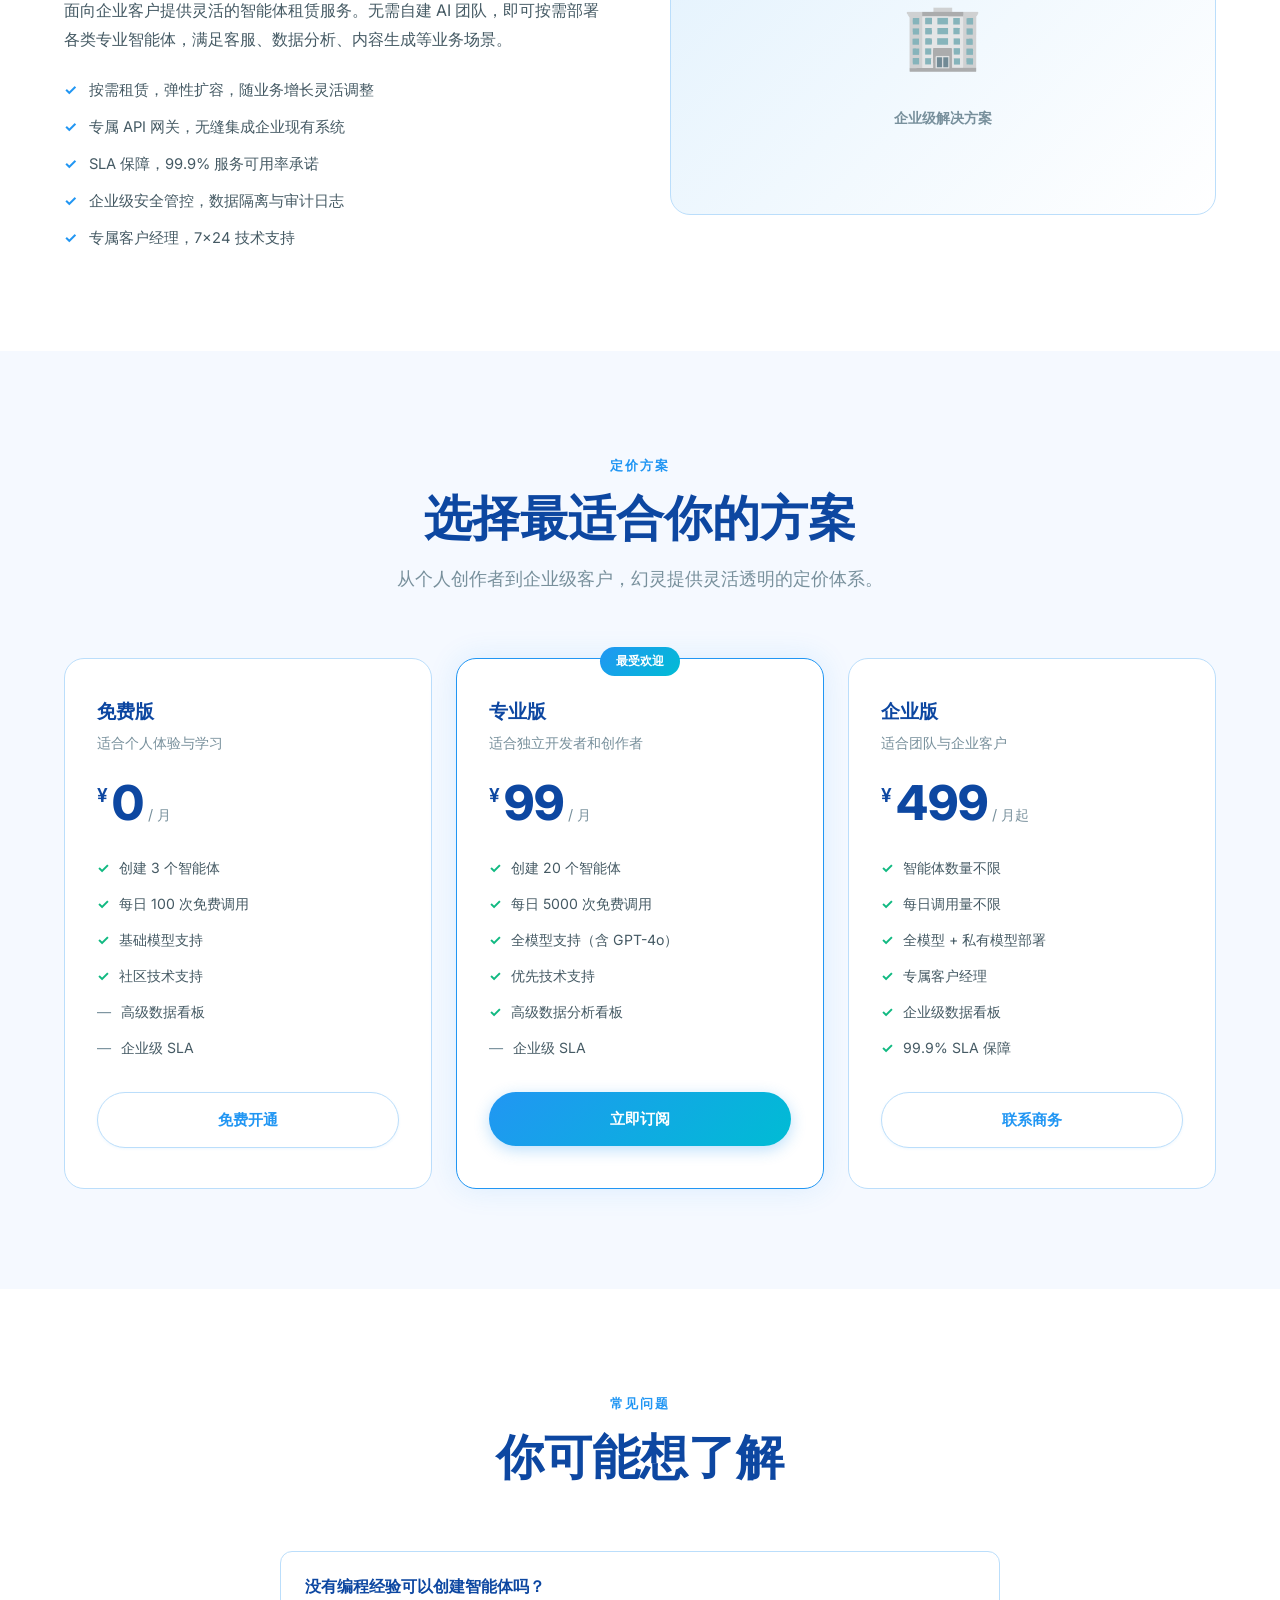
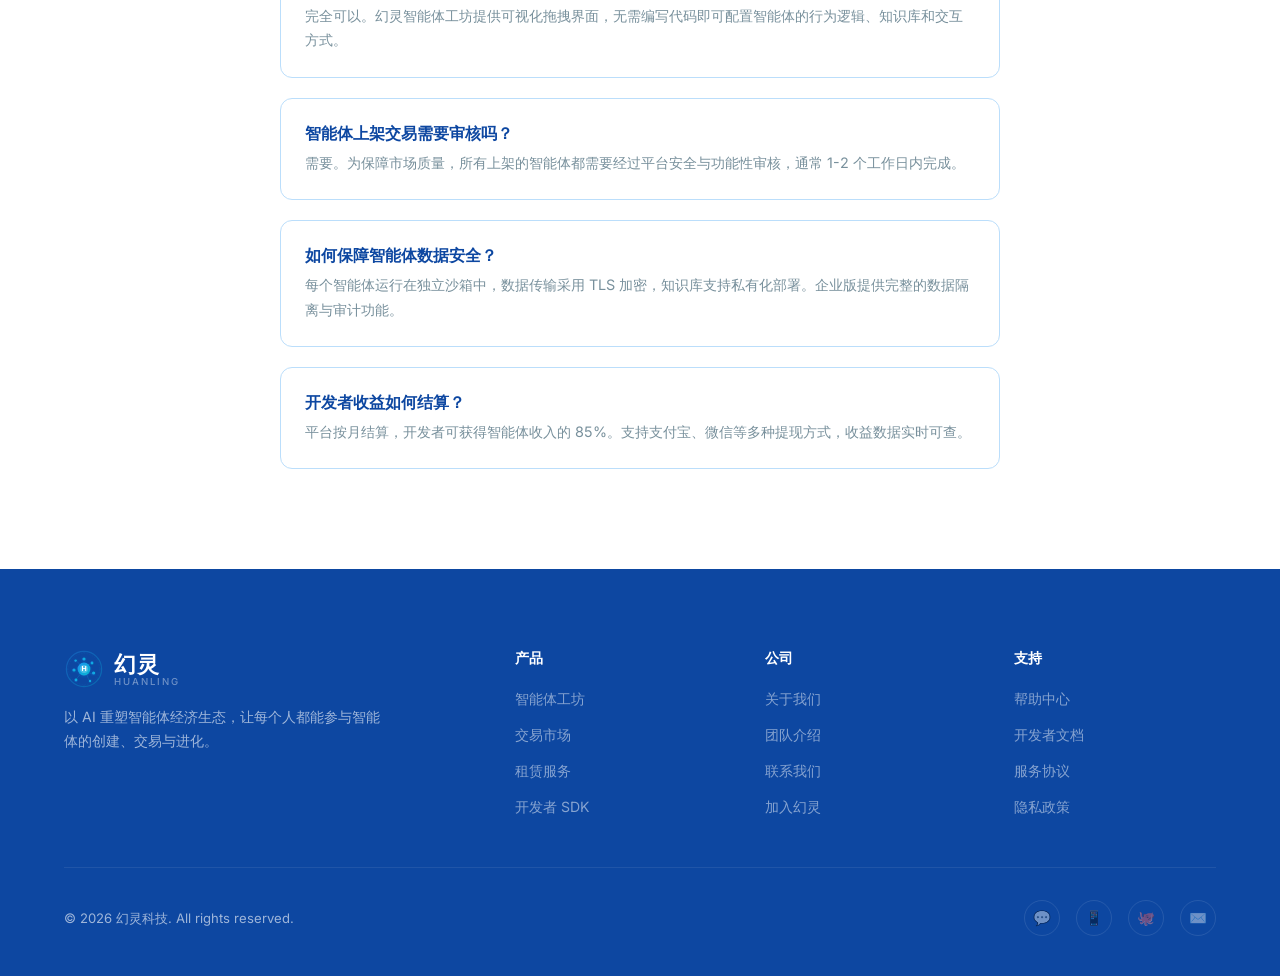
<file: services.html>
<!DOCTYPE html>
<html lang="zh-CN">
<head>
  <meta charset="UTF-8">
  <meta name="viewport" content="width=device-width, initial-scale=1.0">
  <meta name="description" content="幻灵产品服务 — 智能体创建工坊、交易市场、租赁服务与企业解决方案。">
  <title>产品服务 · 幻灵</title>
  <link rel="preconnect" href="https://fonts.googleapis.com">
  <link rel="preconnect" href="https://fonts.gstatic.com" crossorigin>
  <link href="https://fonts.googleapis.com/css2?family=Inter:wght@400;500;600;700;800&display=swap" rel="stylesheet">
  <link rel="stylesheet" href="css/style.css">
</head>
<body>

  <!-- ========== HEADER ========== -->
  <header class="header">
    <div class="container">
      <a href="index.html" class="logo">
        <span class="logo-icon"><img src="images/logo.svg" alt="幻灵Logo"></span>
        <span class="logo-text">
          <span class="logo-cn">幻灵</span>
          <span class="logo-en">HuanLing</span>
        </span>
      </a>
      <nav>
        <ul class="nav-links">
          <li><a href="index.html">首页</a></li>
          <li><a href="about.html">关于我们</a></li>
          <li><a href="services.html" class="active">产品服务</a></li>
          <li><a href="contact.html">联系我们</a></li>
          <li id="nav-login-link"><a href="login.html">登录</a></li>
          <li id="nav-register-link"><a href="register.html" class="nav-cta btn btn-primary">注册</a></li>
          <li id="nav-user-link" style="display:none;"><a href="user-center.html">个人中心</a></li>
        </ul>
      </nav>
      <button class="menu-toggle" aria-label="菜单">
        <span></span><span></span><span></span>
      </button>
    </div>
  </header>

  <!-- ========== PAGE HERO ========== -->
  <section class="page-hero">
    <div class="hero-bg-grid"></div>
    <div class="hero-glow hero-glow-1"></div>
    <div class="hero-glow hero-glow-2"></div>
    <div class="container" style="position: relative; z-index: 1;">
      <h1>产品与服务</h1>
      <p>全方位智能体经济基础设施，赋能每个 AI 创想</p>
    </div>
  </section>

  <!-- ========== SERVICE ITEMS ========== -->
  <section class="services-showcase">
    <div class="container">

      <!-- Service 1 -->
      <div class="service-item fade-in">
        <div class="service-text">
          <div class="service-icon-large" style="background: rgba(59, 130, 246, 0.1); color: var(--color-accent-1);">🛠️</div>
          <h2>智能体创建工坊</h2>
          <p>
            幻灵智能体工坊提供零代码与专业模式双轨创建体验。无论是否具备编程经验，
            都能通过直观的图形界面配置智能体的性格、知识库、技能与交互逻辑。
          </p>
          <ul class="service-features">
            <li>可视化流程编排，拖拽式配置智能体行为</li>
            <li>内置知识库管理，支持文档、网页、数据库多源导入</li>
            <li>多模型引擎自由切换，GPT-4o / Claude / Gemini 一键接入</li>
            <li>专业模式提供 Python SDK 与 RESTful API 深度定制</li>
            <li>内置测试沙箱，发布前充分验证智能体表现</li>
          </ul>
        </div>
        <div class="service-visual">
          <div class="service-visual-content">
            <div class="service-visual-icon">🎨</div>
            <div class="service-visual-label">可视化智能体工坊</div>
          </div>
        </div>
      </div>

      <!-- Service 2 -->
      <div class="service-item reverse fade-in">
        <div class="service-text">
          <div class="service-icon-large" style="background: rgba(139, 92, 246, 0.1); color: var(--color-accent-2);">🏪</div>
          <h2>智能体交易市场</h2>
          <p>
            幻灵交易市场是智能体的聚合平台。开发者可以将智能体上架销售，用户可以根据需求
            浏览、对比、购买或订阅各类专业 AI 智能体。
          </p>
          <ul class="service-features">
            <li>多维度分类检索，按领域、能力、评分快速筛选</li>
            <li>灵活定价模式：按次调用 / 月订阅 / 一次性买断</li>
            <li>智能推荐引擎，基于需求匹配最优智能体</li>
            <li>用户评价与信用体系，保障交易透明可信</li>
            <li>平台托管结算，开发者专注产品迭代</li>
          </ul>
        </div>
        <div class="service-visual">
          <div class="service-visual-content">
            <div class="service-visual-icon">📋</div>
            <div class="service-visual-label">开放智能体市场</div>
          </div>
        </div>
      </div>

      <!-- Service 3 -->
      <div class="service-item fade-in">
        <div class="service-text">
          <div class="service-icon-large" style="background: rgba(16, 185, 129, 0.1); color: #10B981;">🤝</div>
          <h2>企业租赁方案</h2>
          <p>
            面向企业客户提供灵活的智能体租赁服务。无需自建 AI 团队，即可按需部署
            各类专业智能体，满足客服、数据分析、内容生成等业务场景。
          </p>
          <ul class="service-features">
            <li>按需租赁，弹性扩容，随业务增长灵活调整</li>
            <li>专属 API 网关，无缝集成企业现有系统</li>
            <li>SLA 保障，99.9% 服务可用率承诺</li>
            <li>企业级安全管控，数据隔离与审计日志</li>
            <li>专属客户经理，7×24 技术支持</li>
          </ul>
        </div>
        <div class="service-visual">
          <div class="service-visual-content">
            <div class="service-visual-icon">🏢</div>
            <div class="service-visual-label">企业级解决方案</div>
          </div>
        </div>
      </div>

    </div>
  </section>

  <!-- ========== PRICING ========== -->
  <section class="pricing-section">
    <div class="container">
      <div class="section-header fade-in">
        <span class="section-label">定价方案</span>
        <h2 class="section-title">选择最适合你的方案</h2>
        <p class="section-subtitle">从个人创作者到企业级客户，幻灵提供灵活透明的定价体系。</p>
      </div>

      <div class="pricing-grid">
        <div class="pricing-card fade-in">
          <h3>免费版</h3>
          <p>适合个人体验与学习</p>
          <div class="pricing-amount">
            <span class="currency">¥</span>
            <span class="amount">0</span>
            <span class="period">/ 月</span>
          </div>
          <ul class="pricing-features">
            <li><span class="check">✓</span> 创建 3 个智能体</li>
            <li><span class="check">✓</span> 每日 100 次免费调用</li>
            <li><span class="check">✓</span> 基础模型支持</li>
            <li><span class="check">✓</span> 社区技术支持</li>
            <li><span class="cross">—</span> 高级数据看板</li>
            <li><span class="cross">—</span> 企业级 SLA</li>
          </ul>
          <a href="contact.html" class="btn btn-secondary">免费开通</a>
        </div>

        <div class="pricing-card featured fade-in">
          <div class="pricing-badge">最受欢迎</div>
          <h3>专业版</h3>
          <p>适合独立开发者和创作者</p>
          <div class="pricing-amount">
            <span class="currency">¥</span>
            <span class="amount">99</span>
            <span class="period">/ 月</span>
          </div>
          <ul class="pricing-features">
            <li><span class="check">✓</span> 创建 20 个智能体</li>
            <li><span class="check">✓</span> 每日 5000 次免费调用</li>
            <li><span class="check">✓</span> 全模型支持（含 GPT-4o）</li>
            <li><span class="check">✓</span> 优先技术支持</li>
            <li><span class="check">✓</span> 高级数据分析看板</li>
            <li><span class="cross">—</span> 企业级 SLA</li>
          </ul>
          <a href="contact.html" class="btn btn-primary">立即订阅</a>
        </div>

        <div class="pricing-card fade-in">
          <h3>企业版</h3>
          <p>适合团队与企业客户</p>
          <div class="pricing-amount">
            <span class="currency">¥</span>
            <span class="amount">499</span>
            <span class="period">/ 月起</span>
          </div>
          <ul class="pricing-features">
            <li><span class="check">✓</span> 智能体数量不限</li>
            <li><span class="check">✓</span> 每日调用量不限</li>
            <li><span class="check">✓</span> 全模型 + 私有模型部署</li>
            <li><span class="check">✓</span> 专属客户经理</li>
            <li><span class="check">✓</span> 企业级数据看板</li>
            <li><span class="check">✓</span> 99.9% SLA 保障</li>
          </ul>
          <a href="contact.html" class="btn btn-secondary">联系商务</a>
        </div>
      </div>
    </div>
  </section>

  <!-- ========== FAQ ========== -->
  <section>
    <div class="container">
      <div class="section-header fade-in">
        <span class="section-label">常见问题</span>
        <h2 class="section-title">你可能想了解</h2>
      </div>
      <div style="max-width: 720px; margin: 0 auto; display: flex; flex-direction: column; gap: 20px;">
        <div class="fade-in" style="padding: 24px; border: 1px solid var(--color-border); border-radius: var(--radius-md);">
          <h4 style="margin-bottom: 8px; font-size: 1rem;">没有编程经验可以创建智能体吗？</h4>
          <p style="font-size: 0.9rem; color: var(--color-mid-gray);">完全可以。幻灵智能体工坊提供可视化拖拽界面，无需编写代码即可配置智能体的行为逻辑、知识库和交互方式。</p>
        </div>
        <div class="fade-in" style="padding: 24px; border: 1px solid var(--color-border); border-radius: var(--radius-md);">
          <h4 style="margin-bottom: 8px; font-size: 1rem;">智能体上架交易需要审核吗？</h4>
          <p style="font-size: 0.9rem; color: var(--color-mid-gray);">需要。为保障市场质量，所有上架的智能体都需要经过平台安全与功能性审核，通常 1-2 个工作日内完成。</p>
        </div>
        <div class="fade-in" style="padding: 24px; border: 1px solid var(--color-border); border-radius: var(--radius-md);">
          <h4 style="margin-bottom: 8px; font-size: 1rem;">如何保障智能体数据安全？</h4>
          <p style="font-size: 0.9rem; color: var(--color-mid-gray);">每个智能体运行在独立沙箱中，数据传输采用 TLS 加密，知识库支持私有化部署。企业版提供完整的数据隔离与审计功能。</p>
        </div>
        <div class="fade-in" style="padding: 24px; border: 1px solid var(--color-border); border-radius: var(--radius-md);">
          <h4 style="margin-bottom: 8px; font-size: 1rem;">开发者收益如何结算？</h4>
          <p style="font-size: 0.9rem; color: var(--color-mid-gray);">平台按月结算，开发者可获得智能体收入的 85%。支持支付宝、微信等多种提现方式，收益数据实时可查。</p>
        </div>
      </div>
    </div>
  </section>

  <!-- ========== FOOTER ========== -->
  <footer class="footer">
    <div class="container">
      <div class="footer-grid">
        <div class="footer-brand">
          <a href="index.html" class="logo">
            <span class="logo-icon"><img src="images/logo.svg" alt="幻灵Logo"></span>
            <span class="logo-text">
              <span class="logo-cn">幻灵</span>
              <span class="logo-en">HuanLing</span>
            </span>
          </a>
          <p>以 AI 重塑智能体经济生态，让每个人都能参与智能体的创建、交易与进化。</p>
        </div>
        <div>
          <h4>产品</h4>
          <div class="footer-links">
            <a href="services.html">智能体工坊</a>
            <a href="services.html">交易市场</a>
            <a href="services.html">租赁服务</a>
            <a href="services.html">开发者 SDK</a>
          </div>
        </div>
        <div>
          <h4>公司</h4>
          <div class="footer-links">
            <a href="about.html">关于我们</a>
            <a href="about.html#team">团队介绍</a>
            <a href="contact.html">联系我们</a>
            <a href="#">加入幻灵</a>
          </div>
        </div>
        <div>
          <h4>支持</h4>
          <div class="footer-links">
            <a href="#">帮助中心</a>
            <a href="#">开发者文档</a>
            <a href="#">服务协议</a>
            <a href="#">隐私政策</a>
          </div>
        </div>
      </div>
      <div class="footer-bottom">
        <span>&copy; 2026 幻灵科技. All rights reserved.</span>
        <div class="footer-social">
          <a href="#" aria-label="微信">💬</a>
          <a href="#" aria-label="微博">📱</a>
          <a href="#" aria-label="GitHub">🐙</a>
          <a href="#" aria-label="邮件">✉️</a>
        </div>
      </div>
    </div>
  </footer>

  <script src="js/main.js"></script>
  <script>
  (function() {
    var token = localStorage.getItem('huanling_token');
    var user = null;
    try { user = JSON.parse(localStorage.getItem('huanling_user')); } catch(e) {}
    if (token && user) {
      var loginLink = document.getElementById('nav-login-link');
      var registerLink = document.getElementById('nav-register-link');
      var userLink = document.getElementById('nav-user-link');
      if (loginLink) loginLink.style.display = 'none';
      if (registerLink) registerLink.style.display = 'none';
      if (userLink) {
        userLink.style.display = '';
        userLink.querySelector('a').textContent = user.username || '个人中心';
      }
    }
  })();
</script>
</body>
</html>
</file>
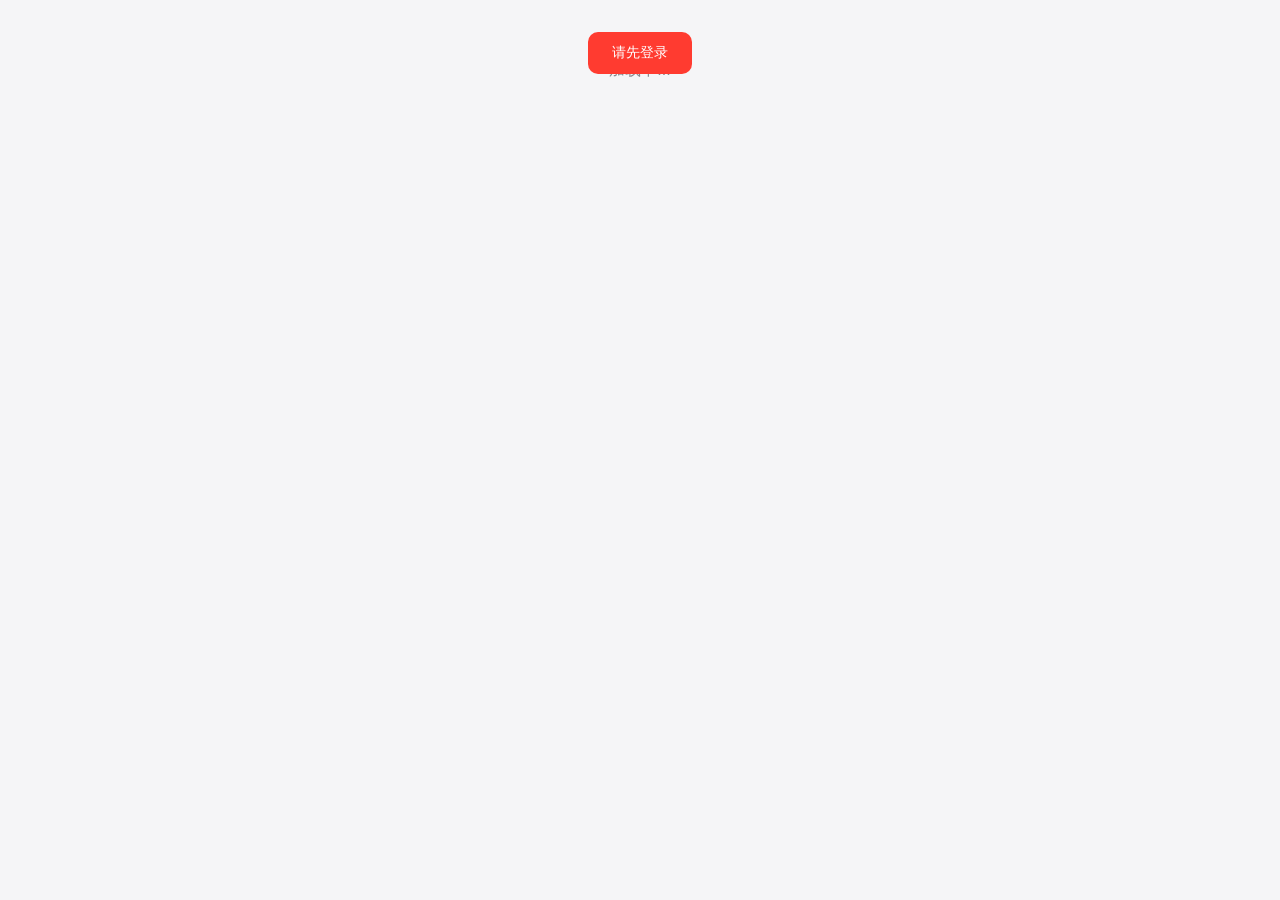
<file: user-center.html>
<!DOCTYPE html>
<html lang="zh-CN">
<head>
  <meta charset="UTF-8">
  <meta name="viewport" content="width=device-width, initial-scale=1.0">
  <title>用户中心 · 幻灵</title>
  <style>
    * {
      margin: 0;
      padding: 0;
      box-sizing: border-box;
    }

    :root {
      --bg: #F5F5F7;
      --card: #FFFFFF;
      --text: #1D1D1F;
      --text-secondary: #86868B;
      --blue: #007AFF;
      --blue-hover: #0066D6;
      --red: #FF3B30;
      --border: #E5E5EA;
      --shadow-sm: 0 1px 3px rgba(0,0,0,0.08);
      --shadow-md: 0 4px 12px rgba(0,0,0,0.08);
      --radius: 12px;
      --radius-lg: 20px;
      --transition: all 0.3s cubic-bezier(0.25, 0.1, 0.25, 1);
    }

    body {
      font-family: -apple-system, BlinkMacSystemFont, "SF Pro Display", "Segoe UI", Roboto, sans-serif;
      background: var(--bg);
      color: var(--text);
      min-height: 100vh;
      padding: 0;
      -webkit-font-smoothing: antialiased;
      -moz-osx-font-smoothing: grayscale;
    }

    .page-container {
      max-width: 480px;
      margin: 0 auto;
      padding: 0 20px 40px;
    }

    /* Header */
    .page-header {
      padding: 20px 0;
      text-align: center;
    }

    .back-row {
      display: flex;
      align-items: center;
      gap: 8px;
      margin-bottom: 24px;
    }

    .back-btn {
      width: 36px;
      height: 36px;
      border-radius: 50%;
      border: none;
      background: transparent;
      cursor: pointer;
      display: flex;
      align-items: center;
      justify-content: center;
      transition: var(--transition);
      color: var(--blue);
      font-size: 20px;
    }

    .back-btn:hover {
      background: rgba(0,122,255,0.06);
    }

    .back-label {
      font-size: 14px;
      color: var(--blue);
      font-weight: 500;
    }

    /* Profile Card */
    .profile-card {
      background: var(--card);
      border-radius: var(--radius-lg);
      box-shadow: var(--shadow-sm);
      padding: 32px 24px;
      text-align: center;
      margin-bottom: 24px;
    }

    .avatar {
      width: 72px;
      height: 72px;
      border-radius: 50%;
      background: linear-gradient(135deg, var(--blue), #5856D6);
      color: #fff;
      font-size: 32px;
      font-weight: 700;
      display: flex;
      align-items: center;
      justify-content: center;
      margin: 0 auto 16px;
      letter-spacing: 0;
      text-transform: uppercase;
    }

    .username {
      font-size: 22px;
      font-weight: 700;
      letter-spacing: -0.5px;
      margin-bottom: 4px;
    }

    .email {
      font-size: 14px;
      color: var(--text-secondary);
    }

    /* Account Info Card */
    .info-card {
      background: var(--card);
      border-radius: var(--radius-lg);
      box-shadow: var(--shadow-sm);
      padding: 0;
      margin-bottom: 24px;
      overflow: hidden;
    }

    .info-item {
      display: flex;
      align-items: center;
      justify-content: space-between;
      padding: 16px 20px;
      border-bottom: 1px solid #F0F0F5;
    }

    .info-item:last-child {
      border-bottom: none;
    }

    .info-label {
      font-size: 14px;
      color: var(--text-secondary);
      font-weight: 500;
    }

    .info-value {
      font-size: 14px;
      color: var(--text);
      font-weight: 500;
    }

    .status-badge {
      display: inline-block;
      padding: 3px 10px;
      border-radius: 20px;
      font-size: 12px;
      font-weight: 600;
    }

    .status-active {
      background: rgba(52,199,89,0.1);
      color: #34C759;
    }

    /* Menu List - Apple Settings Style */
    .menu-section {
      background: var(--card);
      border-radius: var(--radius-lg);
      box-shadow: var(--shadow-sm);
      overflow: hidden;
    }

    .menu-item {
      display: flex;
      align-items: center;
      justify-content: space-between;
      padding: 16px 20px;
      border-bottom: 1px solid #F0F0F5;
      cursor: pointer;
      transition: var(--transition);
      text-decoration: none;
      color: inherit;
    }

    .menu-item:last-child {
      border-bottom: none;
    }

    .menu-item:hover {
      background: rgba(0,122,255,0.03);
    }

    .menu-item:active {
      background: rgba(0,122,255,0.08);
    }

    .menu-left {
      display: flex;
      align-items: center;
      gap: 14px;
    }

    .menu-icon {
      width: 32px;
      height: 32px;
      border-radius: 8px;
      display: flex;
      align-items: center;
      justify-content: center;
      font-size: 16px;
    }

    .menu-icon.blue { background: rgba(0,122,255,0.1); color: var(--blue); }
    .menu-icon.orange { background: rgba(255,149,0,0.1); color: #FF9500; }
    .menu-icon.purple { background: rgba(175,82,222,0.1); color: #AF52DE; }
    .menu-icon.red { background: rgba(255,59,48,0.1); color: var(--red); }

    .menu-label {
      font-size: 15px;
      font-weight: 500;
    }

    .menu-arrow {
      color: #C7C7CC;
      transition: var(--transition);
    }

    .menu-item:hover .menu-arrow {
      color: #AEAEB2;
      transform: translateX(2px);
    }

    .menu-divider {
      height: 1px;
      background: #F0F0F5;
      margin: 0 20px;
    }

    /* Logout special style */
    .menu-item.logout-item .menu-label {
      color: var(--red);
    }

    /* Toast */
    .toast {
      position: fixed;
      top: 32px;
      left: 50%;
      transform: translateX(-50%);
      background: #1D1D1F;
      color: #fff;
      padding: 12px 24px;
      border-radius: 10px;
      font-size: 14px;
      font-weight: 500;
      opacity: 0;
      transition: opacity 0.3s ease, transform 0.3s ease;
      z-index: 9999;
      pointer-events: none;
    }

    .toast.show {
      opacity: 1;
      transform: translateX(-50%) translateY(0);
    }

    .toast.error {
      background: var(--red);
    }

    /* Modal for edit profile */
    .modal-overlay {
      display: none;
      position: fixed;
      top: 0;
      left: 0;
      right: 0;
      bottom: 0;
      background: rgba(0,0,0,0.4);
      backdrop-filter: blur(4px);
      -webkit-backdrop-filter: blur(4px);
      z-index: 1000;
      align-items: center;
      justify-content: center;
    }

    .modal-overlay.active {
      display: flex;
    }

    .modal {
      background: var(--card);
      border-radius: var(--radius-lg);
      padding: 28px 24px;
      max-width: 380px;
      width: 90%;
      box-shadow: var(--shadow-lg);
    }

    .modal-title {
      font-size: 17px;
      font-weight: 700;
      text-align: center;
      margin-bottom: 20px;
    }

    .modal .form-group {
      margin-bottom: 16px;
    }

    .modal .form-label {
      display: block;
      font-size: 13px;
      font-weight: 600;
      color: var(--text-secondary);
      margin-bottom: 6px;
    }

    .modal .form-input {
      width: 100%;
      height: 44px;
      padding: 0 14px;
      border: 1.5px solid var(--border);
      border-radius: 10px;
      font-size: 15px;
      font-family: inherit;
      color: var(--text);
      background: #FAFAFA;
      transition: var(--transition);
      outline: none;
    }

    .modal .form-input:focus {
      border-color: var(--blue);
      background: #fff;
      box-shadow: 0 0 0 3px rgba(0,122,255,0.1);
    }

    .modal-actions {
      display: flex;
      gap: 10px;
      margin-top: 20px;
    }

    .btn {
      flex: 1;
      height: 44px;
      border: none;
      border-radius: 10px;
      font-size: 15px;
      font-weight: 600;
      font-family: inherit;
      cursor: pointer;
      transition: var(--transition);
    }

    .btn-primary {
      background: var(--blue);
      color: #fff;
    }

    .btn-primary:hover {
      background: var(--blue-hover);
    }

    .btn-cancel {
      background: #F0F0F5;
      color: var(--text);
    }

    .btn-cancel:hover {
      background: #E5E5EA;
    }

    /* Loading state */
    .loading {
      text-align: center;
      padding: 60px 20px;
      color: var(--text-secondary);
    }
  </style>
</head>
<body>
  <!-- Toast -->
  <div id="toast" class="toast"></div>

  <!-- Loading State -->
  <div id="loadingState" class="loading">
    <p>加载中...</p>
  </div>

  <!-- Main Content -->
  <div id="mainContent" class="page-container" style="display:none;">
    <!-- Back Button -->
    <div class="back-row">
      <button class="back-btn" onclick="history.back()" title="返回">
        <svg width="20" height="20" viewBox="0 0 24 24" fill="none" stroke="currentColor" stroke-width="2.5" stroke-linecap="round" stroke-linejoin="round"><polyline points="15 18 9 12 15 6"/></svg>
      </button>
      <span class="back-label">返回</span>
    </div>

    <!-- Profile Card -->
    <div class="profile-card">
      <div class="avatar" id="userAvatar">U</div>
      <div class="username" id="displayName">用户</div>
      <div class="email" id="displayEmail">user@example.com</div>
    </div>

    <!-- Account Info Card -->
    <div class="info-card">
      <div class="info-item">
        <span class="info-label">注册时间</span>
        <span class="info-value" id="infoCreatedAt">--</span>
      </div>
      <div class="info-item">
        <span class="info-label">账户状态</span>
        <span class="info-value"><span class="status-badge status-active">正常</span></span>
      </div>
    </div>

    <!-- Menu List -->
    <div class="menu-section">
      <a class="menu-item" href="javascript:void(0)" onclick="openEditProfile()">
        <div class="menu-left">
          <div class="menu-icon blue">
            <svg width="16" height="16" viewBox="0 0 24 24" fill="none" stroke="currentColor" stroke-width="2" stroke-linecap="round" stroke-linejoin="round"><path d="M20 21v-2a4 4 0 0 0-4-4H8a4 4 0 0 0-4 4v2"/><circle cx="12" cy="7" r="4"/></svg>
          </div>
          <span class="menu-label">个人资料</span>
        </div>
        <span class="menu-arrow">
          <svg width="16" height="16" viewBox="0 0 24 24" fill="none" stroke="currentColor" stroke-width="2.5" stroke-linecap="round" stroke-linejoin="round"><polyline points="9 18 15 12 9 6"/></svg>
        </span>
      </a>

      <div class="menu-divider"></div>

      <a class="menu-item" href="payment.html">
        <div class="menu-left">
          <div class="menu-icon orange">
            <svg width="16" height="16" viewBox="0 0 24 24" fill="none" stroke="currentColor" stroke-width="2" stroke-linecap="round" stroke-linejoin="round"><rect x="1" y="4" width="22" height="16" rx="2" ry="2"/><line x1="1" y1="10" x2="23" y2="10"/></svg>
          </div>
          <span class="menu-label">我的订单</span>
        </div>
        <span class="menu-arrow">
          <svg width="16" height="16" viewBox="0 0 24 24" fill="none" stroke="currentColor" stroke-width="2.5" stroke-linecap="round" stroke-linejoin="round"><polyline points="9 18 15 12 9 6"/></svg>
        </span>
      </a>

      <div class="menu-divider"></div>

      <a class="menu-item" href="about.html">
        <div class="menu-left">
          <div class="menu-icon purple">
            <svg width="16" height="16" viewBox="0 0 24 24" fill="none" stroke="currentColor" stroke-width="2" stroke-linecap="round" stroke-linejoin="round"><circle cx="12" cy="12" r="10"/><line x1="12" y1="16" x2="12" y2="12"/><line x1="12" y1="8" x2="12.01" y2="8"/></svg>
          </div>
          <span class="menu-label">关于幻灵</span>
        </div>
        <span class="menu-arrow">
          <svg width="16" height="16" viewBox="0 0 24 24" fill="none" stroke="currentColor" stroke-width="2.5" stroke-linecap="round" stroke-linejoin="round"><polyline points="9 18 15 12 9 6"/></svg>
        </span>
      </a>

      <div class="menu-divider"></div>

      <a class="menu-item logout-item" href="javascript:void(0)" onclick="handleLogout()">
        <div class="menu-left">
          <div class="menu-icon red">
            <svg width="16" height="16" viewBox="0 0 24 24" fill="none" stroke="currentColor" stroke-width="2" stroke-linecap="round" stroke-linejoin="round"><path d="M9 21H5a2 2 0 0 1-2-2V5a2 2 0 0 1 2-2h4"/><polyline points="16 17 21 12 16 7"/><line x1="21" y1="12" x2="9" y2="12"/></svg>
          </div>
          <span class="menu-label">退出登录</span>
        </div>
        <span class="menu-arrow">
          <svg width="16" height="16" viewBox="0 0 24 24" fill="none" stroke="currentColor" stroke-width="2.5" stroke-linecap="round" stroke-linejoin="round"><polyline points="9 18 15 12 9 6"/></svg>
        </span>
      </a>
    </div>
  </div>

  <!-- Edit Profile Modal -->
  <div id="editModal" class="modal-overlay">
    <div class="modal">
      <div class="modal-title">编辑个人资料</div>
      <div class="form-group">
        <label class="form-label">用户名</label>
        <input type="text" id="editUsername" class="form-input" placeholder="请输入用户名">
      </div>
      <div class="form-group">
        <label class="form-label">邮箱</label>
        <input type="email" id="editEmail" class="form-input" placeholder="请输入邮箱">
      </div>
      <div class="modal-actions">
        <button class="btn btn-cancel" onclick="closeEditModal()">取消</button>
        <button class="btn btn-primary" onclick="saveProfile()">保存</button>
      </div>
    </div>
  </div>

  <script>
    var API_BASE = (function() {
      // 本地开发时使用 localhost:5000
      // 生产环境时替换为你的后端地址
      if (window.location.hostname === 'localhost' || window.location.hostname === '127.0.0.1') {
        return 'http://localhost:5000';
      }
      // 生产环境后端地址 - 部署后替换此处
      return 'http://localhost:5000';
    })();

    // ============ INIT ============
    document.addEventListener('DOMContentLoaded', init);

    async function init() {
      const token = localStorage.getItem('huanling_token');
      if (!token) {
        showToast('请先登录', 'error');
        setTimeout(() => { window.location.href = 'login.html'; }, 1000);
        return;
      }

      try {
        // Try to get user info from localStorage first
        const storedUser = localStorage.getItem('huanling_user');
        let userData = null;

        if (storedUser) {
          try {
            userData = JSON.parse(storedUser);
          } catch (e) {}
        }

        // Try fetching user profile from API
        try {
          const res = await fetch(`${API_BASE}/user/profile`, {
            headers: { 'Authorization': `Bearer ${token}` }
          });
          if (res.ok) {
            const data = await res.json();
            userData = data.user || data;
          }
        } catch (e) {
          // Fall back to localStorage data
        }

        if (!userData) {
          showToast('无法获取用户信息', 'error');
          setTimeout(() => { window.location.href = 'login.html'; }, 1000);
          return;
        }

        renderUser(userData);
      } catch (err) {
        showToast('加载失败', 'error');
      }
    }

    function renderUser(user) {
      document.getElementById('loadingState').style.display = 'none';
      document.getElementById('mainContent').style.display = 'block';

      const username = user.username || '用户';
      const email = user.email || '';
      const initial = username.charAt(0).toUpperCase();

      document.getElementById('userAvatar').textContent = initial;
      document.getElementById('displayName').textContent = username;
      document.getElementById('displayEmail').textContent = email || '未设置邮箱';

      if (user.created_at) {
        document.getElementById('infoCreatedAt').textContent =
          new Date(user.created_at).toLocaleDateString('zh-CN');
      }
    }

    // ============ EDIT PROFILE ============
    function openEditProfile() {
      document.getElementById('editUsername').value = document.getElementById('displayName').textContent;
      document.getElementById('editEmail').value = document.getElementById('displayEmail').textContent === '未设置邮箱' ? '' : document.getElementById('displayEmail').textContent;
      document.getElementById('editModal').classList.add('active');
    }

    function closeEditModal() {
      document.getElementById('editModal').classList.remove('active');
    }

    document.getElementById('editModal').addEventListener('click', function(e) {
      if (e.target === this) closeEditModal();
    });

    function saveProfile() {
      const newUsername = document.getElementById('editUsername').value.trim();
      const newEmail = document.getElementById('editEmail').value.trim();

      if (!newUsername) {
        showToast('用户名不能为空', 'error');
        return;
      }

      document.getElementById('displayName').textContent = newUsername;
      document.getElementById('displayEmail').textContent = newEmail || '未设置邮箱';
      document.getElementById('userAvatar').textContent = newUsername.charAt(0).toUpperCase();

      // Update localStorage
      try {
        const storedUser = JSON.parse(localStorage.getItem('huanling_user') || '{}');
        storedUser.username = newUsername;
        if (newEmail) storedUser.email = newEmail;
        localStorage.setItem('huanling_user', JSON.stringify(storedUser));
      } catch (e) {}

      closeEditModal();
      showToast('资料已更新');
    }

    // ============ LOGOUT ============
    function handleLogout() {
      localStorage.removeItem('huanling_token');
      localStorage.removeItem('huanling_user');
      window.location.href = 'login.html';
    }

    // ============ TOAST ============
    function showToast(msg, type) {
      const toast = document.getElementById('toast');
      toast.textContent = msg;
      toast.className = 'toast';
      if (type === 'error') toast.classList.add('error');
      toast.classList.add('show');
      setTimeout(() => {
        toast.classList.remove('show');
      }, 2500);
    }
  </script>
</body>
</html>
</file>
<file: css/style.css>
/* =============================================
   幻灵 (HuanLing) - Corporate Website
   Light Blue + White Theme
   ============================================= */

/* --- CSS Variables / Design Tokens --- */
:root {
  --color-primary: #1565C0;
  --color-primary-dark: #0D47A1;
  --color-primary-light: #E3F2FD;
  --color-accent-1: #2196F3;
  --color-accent-2: #00BCD4;
  --color-accent-gradient: linear-gradient(135deg, #2196F3, #00BCD4);
  --color-accent-gradient-hover: linear-gradient(135deg, #1976D2, #0097A7);
  --color-white: #FFFFFF;
  --color-off-white: #F5F9FF;
  --color-light-gray: #E3F2FD;
  --color-mid-gray: #78909C;
  --color-dark-text: #0D47A1;
  --color-body-text: #455A64;
  --color-border: #BBDEFB;

  --font-primary: 'Inter', -apple-system, BlinkMacSystemFont, 'Segoe UI', Roboto, sans-serif;
  --font-mono: 'JetBrains Mono', 'Fira Code', 'SF Mono', monospace;

  --max-width: 1200px;
  --header-height: 72px;

  --shadow-sm: 0 1px 3px rgba(33, 150, 243, 0.08);
  --shadow-md: 0 4px 20px rgba(33, 150, 243, 0.1);
  --shadow-lg: 0 12px 40px rgba(33, 150, 243, 0.15);
  --shadow-glow: 0 0 30px rgba(33, 150, 243, 0.12);

  --radius-sm: 8px;
  --radius-md: 12px;
  --radius-lg: 20px;
  --radius-full: 9999px;

  --transition: all 0.3s cubic-bezier(0.4, 0, 0.2, 1);
}

/* --- Reset & Base --- */
*, *::before, *::after {
  margin: 0;
  padding: 0;
  box-sizing: border-box;
}

html {
  scroll-behavior: smooth;
  font-size: 16px;
}

body {
  font-family: var(--font-primary);
  color: var(--color-body-text);
  background: var(--color-white);
  line-height: 1.7;
  -webkit-font-smoothing: antialiased;
  -moz-osx-font-smoothing: grayscale;
  overflow-x: hidden;
}

a {
  text-decoration: none;
  color: inherit;
  transition: var(--transition);
}

ul { list-style: none; }

img { max-width: 100%; height: auto; display: block; }

.container {
  max-width: var(--max-width);
  margin: 0 auto;
  padding: 0 24px;
}

/* --- Typography --- */
h1, h2, h3, h4, h5, h6 {
  color: var(--color-dark-text);
  font-weight: 700;
  line-height: 1.25;
}

.section-label {
  display: inline-block;
  font-size: 0.8rem;
  font-weight: 600;
  letter-spacing: 2px;
  text-transform: uppercase;
  color: var(--color-accent-1);
  margin-bottom: 12px;
}

.section-title {
  font-size: clamp(2rem, 4vw, 3rem);
  margin-bottom: 16px;
  color: var(--color-dark-text);
}

.section-subtitle {
  font-size: 1.1rem;
  color: var(--color-mid-gray);
  max-width: 600px;
}

.text-gradient {
  background: var(--color-accent-gradient);
  -webkit-background-clip: text;
  -webkit-text-fill-color: transparent;
  background-clip: text;
}

/* --- Buttons --- */
.btn {
  display: inline-flex;
  align-items: center;
  gap: 8px;
  padding: 14px 32px;
  border-radius: var(--radius-full);
  font-size: 0.95rem;
  font-weight: 600;
  cursor: pointer;
  border: none;
  transition: var(--transition);
  font-family: var(--font-primary);
}

.btn-primary {
  background: var(--color-accent-gradient);
  color: var(--color-white);
  box-shadow: 0 4px 15px rgba(33, 150, 243, 0.3);
}

.btn-primary:hover {
  background: var(--color-accent-gradient-hover);
  box-shadow: 0 8px 25px rgba(33, 150, 243, 0.4);
  transform: translateY(-2px);
}

.btn-outline {
  background: transparent;
  color: var(--color-accent-1);
  border: 1.5px solid var(--color-accent-1);
}

.btn-outline:hover {
  background: rgba(33, 150, 243, 0.06);
  border-color: var(--color-primary);
  color: var(--color-primary);
  transform: translateY(-2px);
}

.btn-secondary {
  background: var(--color-white);
  color: var(--color-accent-1);
  border: 1.5px solid var(--color-border);
  box-shadow: var(--shadow-sm);
}

.btn-secondary:hover {
  border-color: var(--color-accent-1);
  box-shadow: var(--shadow-md);
  transform: translateY(-2px);
}

/* --- Header / Navigation --- */
.header {
  position: fixed;
  top: 0;
  left: 0;
  right: 0;
  z-index: 1000;
  background: rgba(255, 255, 255, 0.9);
  backdrop-filter: blur(16px);
  -webkit-backdrop-filter: blur(16px);
  border-bottom: 1px solid rgba(33, 150, 243, 0.08);
  transition: var(--transition);
}

.header.scrolled {
  background: rgba(255, 255, 255, 0.97);
  box-shadow: 0 2px 20px rgba(33, 150, 243, 0.1);
}

.header .container {
  display: flex;
  align-items: center;
  justify-content: space-between;
  height: var(--header-height);
}

.logo {
  display: flex;
  align-items: center;
  gap: 10px;
  font-size: 1.4rem;
  font-weight: 800;
  color: var(--color-dark-text);
  text-decoration: none;
}

.logo-icon {
  width: 40px;
  height: 40px;
  display: flex;
  align-items: center;
  justify-content: center;
  flex-shrink: 0;
}

.logo-icon img,
.logo-icon svg {
  width: 40px;
  height: 40px;
}

.logo-text {
  display: flex;
  flex-direction: column;
  line-height: 1.15;
}

.logo-text .logo-cn {
  font-size: 1.35rem;
  font-weight: 800;
  color: var(--color-dark-text);
  letter-spacing: 1px;
}

.logo-text .logo-en {
  font-size: 0.6rem;
  font-weight: 500;
  color: var(--color-mid-gray);
  text-transform: uppercase;
  letter-spacing: 2px;
}

.nav-links {
  display: flex;
  align-items: center;
  gap: 36px;
}

.nav-links a {
  color: var(--color-body-text);
  font-size: 0.9rem;
  font-weight: 500;
  position: relative;
  padding: 4px 0;
}

.nav-links a::after {
  content: '';
  position: absolute;
  bottom: -2px;
  left: 0;
  width: 0;
  height: 2px;
  background: var(--color-accent-gradient);
  transition: var(--transition);
  border-radius: 1px;
}

.nav-links a:hover,
.nav-links a.active {
  color: var(--color-accent-1);
}

.nav-links a:hover::after,
.nav-links a.active::after {
  width: 100%;
}

.nav-cta {
  padding: 10px 24px;
  font-size: 0.85rem;
  color: var(--color-white) !important;
}

.nav-cta::after { display: none !important; }

/* Mobile Menu Toggle */
.menu-toggle {
  display: none;
  flex-direction: column;
  gap: 5px;
  cursor: pointer;
  padding: 4px;
  background: none;
  border: none;
}

.menu-toggle span {
  display: block;
  width: 24px;
  height: 2px;
  background: var(--color-accent-1);
  border-radius: 2px;
  transition: var(--transition);
}

.menu-toggle.active span:nth-child(1) {
  transform: rotate(45deg) translate(5px, 5px);
}

.menu-toggle.active span:nth-child(2) {
  opacity: 0;
}

.menu-toggle.active span:nth-child(3) {
  transform: rotate(-45deg) translate(5px, -5px);
}

/* --- Hero Section --- */
.hero {
  min-height: 100vh;
  background: linear-gradient(180deg, #E3F2FD 0%, #FFFFFF 40%, #F5F9FF 100%);
  display: flex;
  align-items: center;
  position: relative;
  overflow: hidden;
  padding-top: var(--header-height);
}

.hero-bg-grid {
  position: absolute;
  inset: 0;
  background-image:
    linear-gradient(rgba(33, 150, 243, 0.04) 1px, transparent 1px),
    linear-gradient(90deg, rgba(33, 150, 243, 0.04) 1px, transparent 1px);
  background-size: 60px 60px;
  mask-image: radial-gradient(ellipse at 50% 50%, black 30%, transparent 70%);
  -webkit-mask-image: radial-gradient(ellipse at 50% 50%, black 30%, transparent 70%);
}

.hero-glow {
  position: absolute;
  width: 500px;
  height: 500px;
  border-radius: 50%;
  filter: blur(100px);
  opacity: 0.12;
  pointer-events: none;
}

.hero-glow-1 {
  top: -150px;
  right: -150px;
  background: var(--color-accent-1);
}

.hero-glow-2 {
  bottom: -150px;
  left: -150px;
  background: var(--color-accent-2);
}

.hero .container {
  position: relative;
  z-index: 1;
  display: grid;
  grid-template-columns: 1fr 1fr;
  gap: 60px;
  align-items: center;
}

.hero-content {
  padding-right: 20px;
}

.hero-badge {
  display: inline-flex;
  align-items: center;
  gap: 8px;
  padding: 6px 16px;
  background: rgba(33, 150, 243, 0.08);
  border: 1px solid rgba(33, 150, 243, 0.15);
  border-radius: var(--radius-full);
  font-size: 0.8rem;
  color: var(--color-accent-1);
  font-weight: 500;
  margin-bottom: 28px;
}

.hero-badge-dot {
  width: 6px;
  height: 6px;
  background: var(--color-accent-1);
  border-radius: 50%;
  animation: pulse-dot 2s ease-in-out infinite;
}

@keyframes pulse-dot {
  0%, 100% { opacity: 1; }
  50% { opacity: 0.3; }
}

.hero h1 {
  font-size: clamp(2.5rem, 5vw, 3.8rem);
  color: var(--color-dark-text);
  margin-bottom: 20px;
  line-height: 1.15;
}

.hero p {
  font-size: 1.15rem;
  color: var(--color-body-text);
  max-width: 520px;
  margin-bottom: 36px;
  line-height: 1.8;
}

.hero-actions {
  display: flex;
  gap: 16px;
  flex-wrap: wrap;
}

/* Hero Visual */
.hero-visual {
  display: flex;
  justify-content: center;
  align-items: center;
  position: relative;
}

.hero-card-mockup {
  width: 100%;
  max-width: 480px;
  background: var(--color-white);
  border: 1px solid var(--color-border);
  border-radius: var(--radius-lg);
  padding: 32px;
  box-shadow: var(--shadow-lg);
  position: relative;
}

.hero-card-header {
  display: flex;
  align-items: center;
  justify-content: space-between;
  margin-bottom: 24px;
  padding-bottom: 20px;
  border-bottom: 1px solid var(--color-light-gray);
}

.hero-card-dots {
  display: flex;
  gap: 6px;
}

.hero-card-dot {
  width: 10px;
  height: 10px;
  border-radius: 50%;
}

.hero-card-dot:nth-child(1) { background: #EF4444; }
.hero-card-dot:nth-child(2) { background: #F59E0B; }
.hero-card-dot:nth-child(3) { background: #10B981; }

.hero-card-title {
  color: var(--color-mid-gray);
  font-size: 0.75rem;
  font-family: var(--font-mono);
  letter-spacing: 0.5px;
}

.hero-card-body {
  display: flex;
  flex-direction: column;
  gap: 12px;
}

.hero-card-row {
  display: flex;
  align-items: center;
  gap: 12px;
  padding: 12px 16px;
  background: var(--color-off-white);
  border-radius: var(--radius-sm);
  border: 1px solid var(--color-light-gray);
  animation: card-row-in 0.6s ease-out forwards;
  opacity: 0;
  transform: translateY(10px);
}

.hero-card-row:nth-child(1) { animation-delay: 0.3s; }
.hero-card-row:nth-child(2) { animation-delay: 0.5s; }
.hero-card-row:nth-child(3) { animation-delay: 0.7s; }
.hero-card-row:nth-child(4) { animation-delay: 0.9s; }

@keyframes card-row-in {
  to { opacity: 1; transform: translateY(0); }
}

.hero-card-avatar {
  width: 36px;
  height: 36px;
  border-radius: var(--radius-sm);
  display: flex;
  align-items: center;
  justify-content: center;
  font-size: 0.85rem;
  font-weight: 700;
  flex-shrink: 0;
  color: var(--color-white);
}

.hero-card-avatar.blue { background: linear-gradient(135deg, #2196F3, #1565C0); }
.hero-card-avatar.purple { background: linear-gradient(135deg, #7C4DFF, #651FFF); }
.hero-card-avatar.green { background: linear-gradient(135deg, #10B981, #047857); }
.hero-card-avatar.orange { background: linear-gradient(135deg, #F59E0B, #D97706); }

.hero-card-info {
  flex: 1;
}

.hero-card-name {
  color: var(--color-dark-text);
  font-size: 0.85rem;
  font-weight: 600;
}

.hero-card-desc {
  color: var(--color-mid-gray);
  font-size: 0.75rem;
}

.hero-card-status {
  width: 8px;
  height: 8px;
  border-radius: 50%;
  background: #10B981;
  flex-shrink: 0;
}

/* Floating orb decorations */
.floating-orb {
  position: absolute;
  border-radius: 50%;
  pointer-events: none;
}

.floating-orb-1 {
  width: 80px;
  height: 80px;
  background: var(--color-accent-gradient);
  opacity: 0.1;
  top: -20px;
  right: -20px;
  animation: float 6s ease-in-out infinite;
}

.floating-orb-2 {
  width: 50px;
  height: 50px;
  background: var(--color-accent-2);
  opacity: 0.08;
  bottom: 60px;
  left: -20px;
  animation: float 8s ease-in-out infinite reverse;
}

@keyframes float {
  0%, 100% { transform: translateY(0) scale(1); }
  50% { transform: translateY(-20px) scale(1.05); }
}

/* Counter strip */
.hero-stats {
  padding: 80px 0;
  background: var(--color-white);
  border-top: 1px solid var(--color-light-gray);
  border-bottom: 1px solid var(--color-light-gray);
}

.hero-stats .container {
  display: grid;
  grid-template-columns: repeat(4, 1fr);
  gap: 40px;
}

.stat-item {
  text-align: center;
}

.stat-number {
  font-size: clamp(2rem, 3vw, 2.8rem);
  font-weight: 800;
  color: var(--color-dark-text);
  line-height: 1;
  margin-bottom: 8px;
}

.stat-number .plus {
  background: var(--color-accent-gradient);
  -webkit-background-clip: text;
  -webkit-text-fill-color: transparent;
  background-clip: text;
}

.stat-label {
  font-size: 0.9rem;
  color: var(--color-mid-gray);
  font-weight: 500;
}

/* --- Sections Common --- */
section {
  padding: 100px 0;
}

.section-header {
  text-align: center;
  margin-bottom: 64px;
}

.section-header .section-subtitle {
  margin: 0 auto;
}

/* --- Features / Services Section --- */
.features-grid {
  display: grid;
  grid-template-columns: repeat(3, 1fr);
  gap: 24px;
}

.feature-card {
  padding: 40px 32px;
  background: var(--color-white);
  border: 1px solid var(--color-border);
  border-radius: var(--radius-md);
  transition: var(--transition);
  position: relative;
  overflow: hidden;
}

.feature-card::before {
  content: '';
  position: absolute;
  top: 0;
  left: 0;
  right: 0;
  height: 3px;
  background: var(--color-accent-gradient);
  transform: scaleX(0);
  transform-origin: left;
  transition: var(--transition);
}

.feature-card:hover {
  border-color: transparent;
  box-shadow: var(--shadow-lg);
  transform: translateY(-4px);
}

.feature-card:hover::before {
  transform: scaleX(1);
}

.feature-icon {
  width: 52px;
  height: 52px;
  border-radius: var(--radius-sm);
  display: flex;
  align-items: center;
  justify-content: center;
  font-size: 1.4rem;
  margin-bottom: 20px;
}

.feature-icon.blue { background: rgba(33, 150, 243, 0.1); color: var(--color-accent-1); }
.feature-icon.purple { background: rgba(124, 77, 255, 0.1); color: #7C4DFF; }
.feature-icon.green { background: rgba(16, 185, 129, 0.1); color: #10B981; }
.feature-icon.orange { background: rgba(245, 158, 11, 0.1); color: #F59E0B; }
.feature-icon.rose { background: rgba(244, 63, 94, 0.1); color: #F43F5E; }
.feature-icon.cyan { background: rgba(0, 188, 212, 0.1); color: #00BCD4; }

.feature-card h3 {
  font-size: 1.15rem;
  margin-bottom: 12px;
}

.feature-card p {
  font-size: 0.92rem;
  color: var(--color-mid-gray);
  line-height: 1.7;
}

/* --- Platform Flow Section --- */
.platform-flow {
  background: linear-gradient(135deg, var(--color-primary), var(--color-accent-2));
}

.platform-flow .section-label {
  color: #B3E5FC;
}

.platform-flow .section-title {
  color: var(--color-white);
}

.platform-flow .section-subtitle {
  color: rgba(255, 255, 255, 0.7);
}

.flow-steps {
  display: grid;
  grid-template-columns: repeat(4, 1fr);
  gap: 24px;
  position: relative;
}

.flow-step {
  text-align: center;
  padding: 40px 20px;
  position: relative;
}

.flow-step:not(:last-child)::after {
  content: '';
  position: absolute;
  top: 56px;
  right: -12px;
  width: 24px;
  height: 2px;
  background: linear-gradient(to right, rgba(255, 255, 255, 0.4), transparent);
}

.flow-step-number {
  width: 48px;
  height: 48px;
  border-radius: 50%;
  background: rgba(255, 255, 255, 0.15);
  border: 1.5px solid rgba(255, 255, 255, 0.25);
  display: flex;
  align-items: center;
  justify-content: center;
  margin: 0 auto 20px;
  font-size: 1.1rem;
  font-weight: 700;
  color: var(--color-white);
}

.flow-step h3 {
  font-size: 1.05rem;
  color: var(--color-white);
  margin-bottom: 10px;
}

.flow-step p {
  font-size: 0.88rem;
  color: rgba(255, 255, 255, 0.7);
  line-height: 1.6;
}

/* --- About Page Styles --- */
.page-hero {
  padding: 160px 0 80px;
  background: linear-gradient(180deg, var(--color-primary-light), var(--color-white));
  text-align: center;
  position: relative;
  overflow: hidden;
}

.page-hero h1 {
  font-size: clamp(2.2rem, 4vw, 3.2rem);
  color: var(--color-dark-text);
  margin-bottom: 16px;
}

.page-hero p {
  color: var(--color-body-text);
  font-size: 1.1rem;
  max-width: 600px;
  margin: 0 auto;
}

.mission-section {
  padding: 100px 0;
}

.mission-grid {
  display: grid;
  grid-template-columns: 1fr 1fr;
  gap: 60px;
  align-items: center;
}

.mission-content h2 {
  font-size: 2rem;
  margin-bottom: 20px;
  color: var(--color-dark-text);
}

.mission-content p {
  font-size: 1rem;
  margin-bottom: 16px;
  color: var(--color-body-text);
}

.mission-visual {
  background: linear-gradient(135deg, var(--color-primary-light), var(--color-white));
  border-radius: var(--radius-lg);
  padding: 40px;
  border: 1px solid var(--color-border);
  position: relative;
  min-height: 300px;
  display: flex;
  align-items: center;
  justify-content: center;
}

.mission-quote {
  font-size: 1.2rem;
  font-weight: 500;
  color: var(--color-dark-text);
  text-align: center;
  font-style: italic;
  max-width: 360px;
  line-height: 1.8;
}

.mission-quote cite {
  display: block;
  margin-top: 16px;
  font-size: 0.9rem;
  font-style: normal;
  color: var(--color-mid-gray);
  font-weight: 400;
}

.values-grid {
  display: grid;
  grid-template-columns: repeat(4, 1fr);
  gap: 24px;
  margin-top: 48px;
}

.value-card {
  text-align: center;
  padding: 32px 20px;
  border: 1px solid var(--color-border);
  border-radius: var(--radius-md);
  transition: var(--transition);
}

.value-card:hover {
  border-color: var(--color-accent-1);
  box-shadow: var(--shadow-md);
  transform: translateY(-3px);
}

.value-icon {
  font-size: 2rem;
  margin-bottom: 16px;
}

.value-card h4 {
  font-size: 1rem;
  margin-bottom: 8px;
}

.value-card p {
  font-size: 0.85rem;
  color: var(--color-mid-gray);
}

/* Team Section */
.team-section {
  background: var(--color-off-white);
}

.team-grid {
  display: grid;
  grid-template-columns: repeat(4, 1fr);
  gap: 24px;
}

.team-card {
  text-align: center;
  padding: 32px 20px;
  background: var(--color-white);
  border: 1px solid var(--color-border);
  border-radius: var(--radius-md);
  transition: var(--transition);
}

.team-card:hover {
  box-shadow: var(--shadow-md);
  transform: translateY(-3px);
}

.team-avatar {
  width: 80px;
  height: 80px;
  border-radius: 50%;
  margin: 0 auto 16px;
  display: flex;
  align-items: center;
  justify-content: center;
  font-size: 2rem;
  font-weight: 700;
  color: var(--color-white);
}

.team-card h4 {
  font-size: 1rem;
  margin-bottom: 4px;
}

.team-role {
  font-size: 0.82rem;
  color: var(--color-accent-1);
  font-weight: 500;
  margin-bottom: 8px;
}

.team-desc {
  font-size: 0.82rem;
  color: var(--color-mid-gray);
}

/* --- Services Page --- */
.services-showcase {
  padding: 100px 0;
}

.service-item {
  display: grid;
  grid-template-columns: 1fr 1fr;
  gap: 60px;
  align-items: center;
  margin-bottom: 100px;
}

.service-item:last-child { margin-bottom: 0; }

.service-item.reverse {
  direction: ltr;
}

.service-item.reverse .service-text {
  direction: ltr;
}

.service-item.reverse .service-visual {
  direction: ltr;
}

.service-icon-large {
  width: 64px;
  height: 64px;
  border-radius: var(--radius-sm);
  display: flex;
  align-items: center;
  justify-content: center;
  font-size: 1.6rem;
  margin-bottom: 20px;
}

.service-text h2 {
  font-size: 1.8rem;
  margin-bottom: 16px;
}

.service-text > p {
  font-size: 1rem;
  color: var(--color-body-text);
  margin-bottom: 24px;
  line-height: 1.8;
}

.service-features {
  display: flex;
  flex-direction: column;
  gap: 12px;
}

.service-features li {
  display: flex;
  align-items: flex-start;
  gap: 12px;
  font-size: 0.92rem;
  color: var(--color-body-text);
}

.service-features li::before {
  content: '✓';
  color: var(--color-accent-1);
  font-weight: 700;
  flex-shrink: 0;
}

.service-visual {
  background: linear-gradient(135deg, var(--color-primary-light), var(--color-white));
  border: 1px solid var(--color-border);
  border-radius: var(--radius-lg);
  padding: 40px;
  min-height: 320px;
  display: flex;
  align-items: center;
  justify-content: center;
}

.service-visual-content {
  text-align: center;
}

.service-visual-icon {
  font-size: 4rem;
  margin-bottom: 16px;
  opacity: 0.8;
}

.service-visual-label {
  font-size: 0.9rem;
  font-weight: 600;
  color: var(--color-mid-gray);
}

/* Pricing Section */
.pricing-section {
  background: var(--color-off-white);
}

.pricing-grid {
  display: grid;
  grid-template-columns: repeat(3, 1fr);
  gap: 24px;
}

.pricing-card {
  background: var(--color-white);
  border: 1px solid var(--color-border);
  border-radius: var(--radius-lg);
  padding: 40px 32px;
  transition: var(--transition);
  position: relative;
}

.pricing-card.featured {
  border-color: var(--color-accent-1);
  box-shadow: var(--shadow-glow);
  transform: scale(1.03);
}

.pricing-badge {
  position: absolute;
  top: -12px;
  left: 50%;
  transform: translateX(-50%);
  padding: 4px 16px;
  background: var(--color-accent-gradient);
  color: var(--color-white);
  font-size: 0.75rem;
  font-weight: 600;
  border-radius: var(--radius-full);
}

.pricing-card h3 {
  font-size: 1.2rem;
  margin-bottom: 8px;
}

.pricing-card > p {
  font-size: 0.88rem;
  color: var(--color-mid-gray);
  margin-bottom: 24px;
}

.pricing-amount {
  margin-bottom: 28px;
}

.pricing-amount .currency {
  font-size: 1.2rem;
  font-weight: 600;
  vertical-align: top;
  color: var(--color-dark-text);
}

.pricing-amount .amount {
  font-size: 3rem;
  font-weight: 800;
  color: var(--color-dark-text);
  line-height: 1;
}

.pricing-amount .period {
  font-size: 0.9rem;
  color: var(--color-mid-gray);
}

.pricing-features {
  display: flex;
  flex-direction: column;
  gap: 12px;
  margin-bottom: 32px;
}

.pricing-features li {
  display: flex;
  align-items: center;
  gap: 10px;
  font-size: 0.88rem;
  color: var(--color-body-text);
}

.pricing-features li .check {
  color: #10B981;
  font-weight: 700;
}

.pricing-features li .cross {
  color: var(--color-mid-gray);
}

.pricing-card .btn {
  width: 100%;
  justify-content: center;
}

/* --- Contact Page --- */
.contact-section {
  padding: 100px 0;
}

.contact-grid {
  display: grid;
  grid-template-columns: 1fr 1.5fr;
  gap: 60px;
}

.contact-info-list {
  display: flex;
  flex-direction: column;
  gap: 32px;
}

.contact-info-item {
  display: flex;
  align-items: flex-start;
  gap: 16px;
}

.contact-info-icon {
  width: 48px;
  height: 48px;
  border-radius: var(--radius-sm);
  background: rgba(33, 150, 243, 0.1);
  display: flex;
  align-items: center;
  justify-content: center;
  font-size: 1.2rem;
  flex-shrink: 0;
}

.contact-info-item h4 {
  font-size: 1rem;
  margin-bottom: 4px;
}

.contact-info-item p {
  font-size: 0.9rem;
  color: var(--color-mid-gray);
}

.contact-info-item p a {
  color: var(--color-accent-1);
  font-weight: 500;
  transition: var(--transition);
}

.contact-info-item p a:hover {
  color: var(--color-primary);
  text-decoration: underline;
}

/* Contact Form */
.contact-form {
  display: flex;
  flex-direction: column;
  gap: 20px;
}

.form-row {
  display: grid;
  grid-template-columns: 1fr 1fr;
  gap: 20px;
}

.form-group {
  display: flex;
  flex-direction: column;
  gap: 6px;
}

.form-group label {
  font-size: 0.85rem;
  font-weight: 600;
  color: var(--color-dark-text);
}

.form-group input,
.form-group textarea,
.form-group select {
  padding: 12px 16px;
  border: 1.5px solid var(--color-border);
  border-radius: var(--radius-sm);
  font-size: 0.92rem;
  font-family: var(--font-primary);
  transition: var(--transition);
  background: var(--color-white);
  color: var(--color-dark-text);
  outline: none;
}

.form-group input:focus,
.form-group textarea:focus,
.form-group select:focus {
  border-color: var(--color-accent-1);
  box-shadow: 0 0 0 3px rgba(33, 150, 243, 0.1);
}

.form-group textarea {
  resize: vertical;
  min-height: 120px;
}

/* --- Footer --- */
.footer {
  background: var(--color-dark-text);
  color: rgba(255, 255, 255, 0.6);
  padding: 80px 0 40px;
}

.footer-grid {
  display: grid;
  grid-template-columns: 2fr 1fr 1fr 1fr;
  gap: 48px;
  padding-bottom: 48px;
  border-bottom: 1px solid rgba(255, 255, 255, 0.08);
  margin-bottom: 32px;
}

.footer-brand .logo {
  margin-bottom: 16px;
}

.footer-brand .logo .logo-cn {
  color: var(--color-white);
}

.footer-brand .logo .logo-en {
  color: rgba(255, 255, 255, 0.4);
}

.footer-brand p {
  font-size: 0.88rem;
  line-height: 1.7;
  max-width: 320px;
}

.footer h4 {
  color: var(--color-white);
  font-size: 0.9rem;
  margin-bottom: 20px;
  font-weight: 600;
}

.footer-links {
  display: flex;
  flex-direction: column;
  gap: 12px;
}

.footer-links a {
  font-size: 0.88rem;
  color: rgba(255, 255, 255, 0.5);
}

.footer-links a:hover {
  color: var(--color-accent-2);
}

.footer-bottom {
  display: flex;
  justify-content: space-between;
  align-items: center;
  font-size: 0.82rem;
}

.footer-social {
  display: flex;
  gap: 16px;
}

.footer-social a {
  width: 36px;
  height: 36px;
  border-radius: 50%;
  border: 1px solid rgba(255, 255, 255, 0.1);
  display: flex;
  align-items: center;
  justify-content: center;
  font-size: 0.9rem;
  color: rgba(255, 255, 255, 0.4);
  transition: var(--transition);
}

.footer-social a:hover {
  border-color: var(--color-accent-2);
  color: var(--color-accent-2);
  background: rgba(0, 188, 212, 0.1);
}

/* --- Animations --- */
.fade-in {
  opacity: 0;
  transform: translateY(30px);
  transition: opacity 0.6s ease-out, transform 0.6s ease-out;
}

.fade-in.visible {
  opacity: 1;
  transform: translateY(0);
}

/* --- Responsive --- */
@media (max-width: 1024px) {
  .hero .container {
    grid-template-columns: 1fr;
    text-align: center;
  }

  .hero-content { padding-right: 0; }
  .hero p { margin: 0 auto 36px; }
  .hero-actions { justify-content: center; }

  .features-grid { grid-template-columns: repeat(2, 1fr); }
  .flow-steps { grid-template-columns: repeat(2, 1fr); }
  .flow-step:nth-child(2)::after { display: none; }

  .pricing-grid { grid-template-columns: 1fr; max-width: 480px; margin: 0 auto; }
  .pricing-card.featured { transform: none; }

  .team-grid { grid-template-columns: repeat(2, 1fr); }
  .values-grid { grid-template-columns: repeat(2, 1fr); }

  .service-item { grid-template-columns: 1fr; gap: 32px; }

  .footer-grid { grid-template-columns: 1fr 1fr; }

  .mission-grid { grid-template-columns: 1fr; gap: 40px; }
}

@media (max-width: 768px) {
  .menu-toggle { display: flex; }

  .nav-links {
    position: fixed;
    top: var(--header-height);
    left: 0;
    right: 0;
    background: rgba(255, 255, 255, 0.98);
    backdrop-filter: blur(20px);
    flex-direction: column;
    padding: 24px;
    gap: 20px;
    transform: translateY(-100%);
    opacity: 0;
    pointer-events: none;
    transition: var(--transition);
    border-bottom: 1px solid var(--color-border);
  }

  .nav-links.open {
    transform: translateY(0);
    opacity: 1;
    pointer-events: all;
  }

  .nav-links .nav-cta { display: none; }

  .hero-stats .container {
    grid-template-columns: repeat(2, 1fr);
    gap: 24px;
  }

  .features-grid { grid-template-columns: 1fr; }
  .flow-steps { grid-template-columns: 1fr; }
  .flow-step::after { display: none !important; }

  .contact-grid { grid-template-columns: 1fr; }

  .form-row { grid-template-columns: 1fr; }

  .footer-grid { grid-template-columns: 1fr; }
  .footer-bottom { flex-direction: column; gap: 16px; text-align: center; }

  section { padding: 60px 0; }
  .page-hero { padding: 130px 0 50px; }

  .team-grid { grid-template-columns: repeat(2, 1fr); }
  .values-grid { grid-template-columns: 1fr; }

  .pricing-card.featured { transform: none; }
}
</file>
